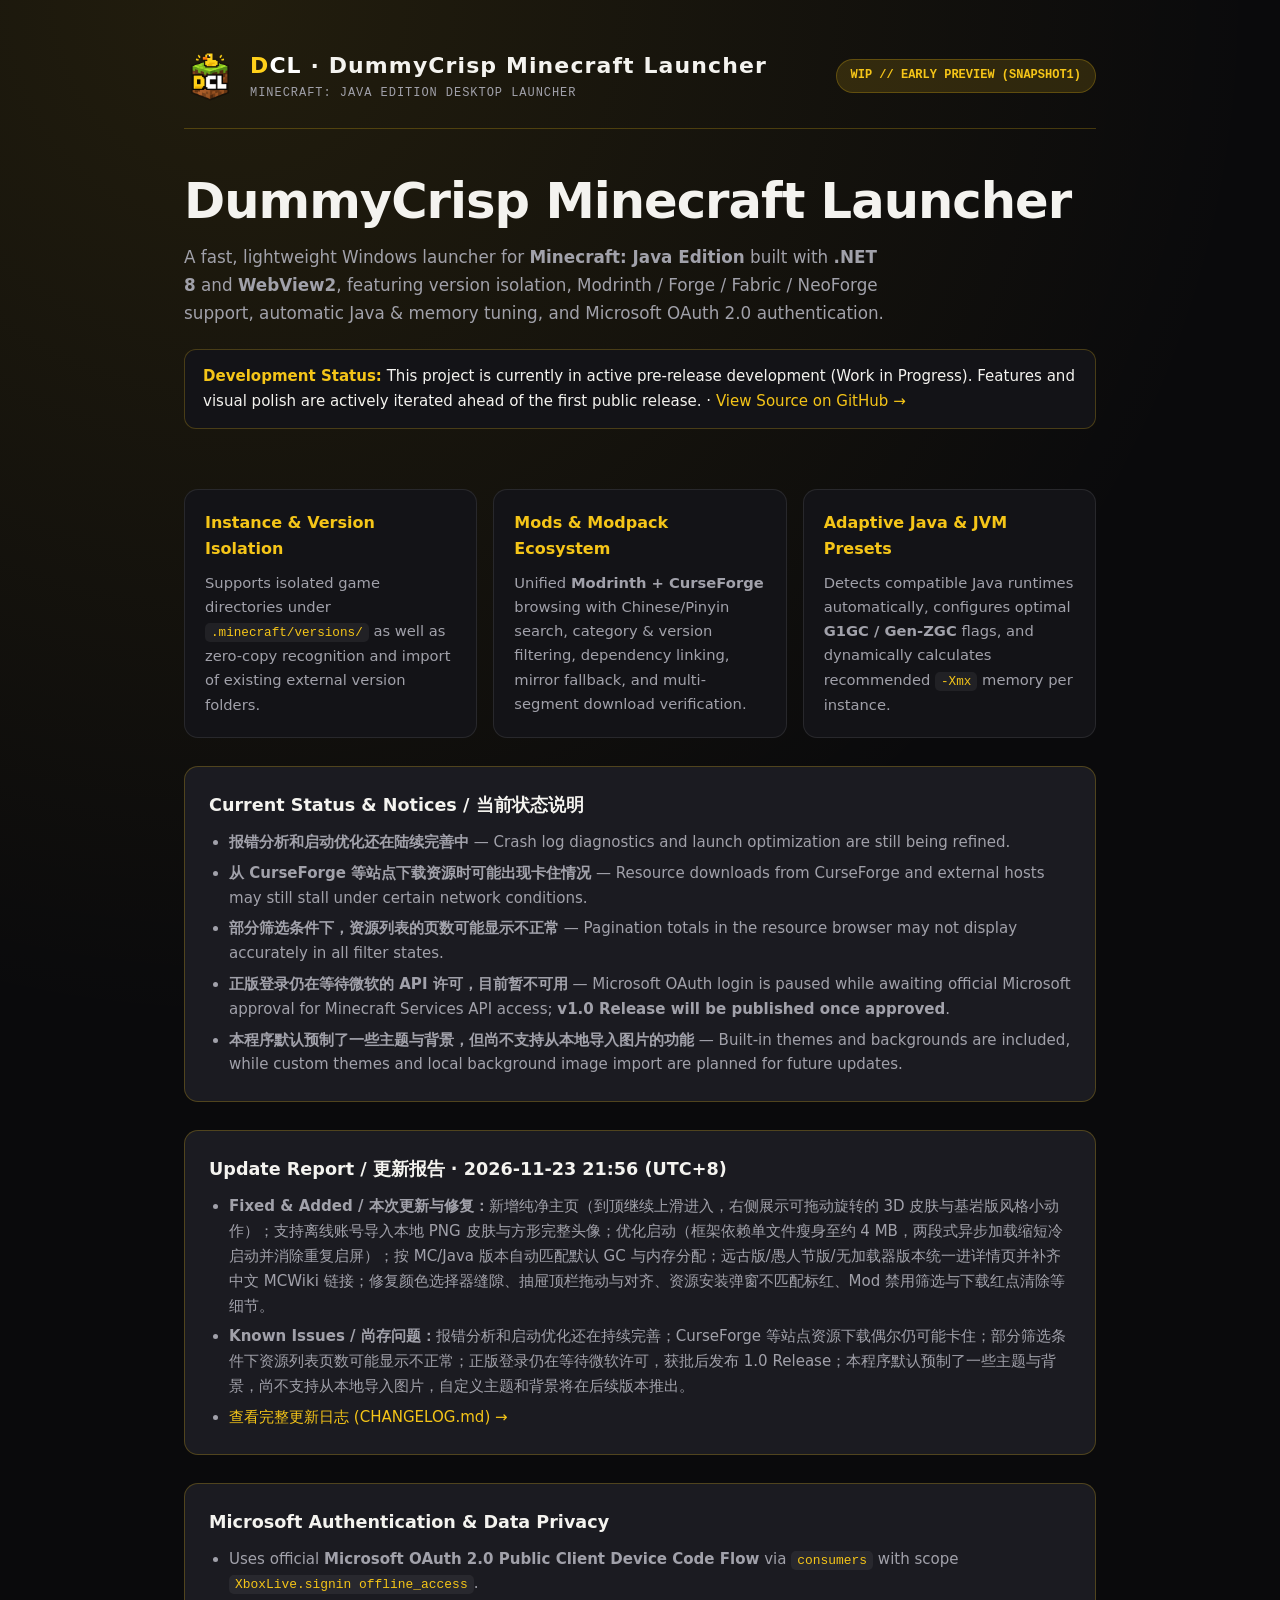
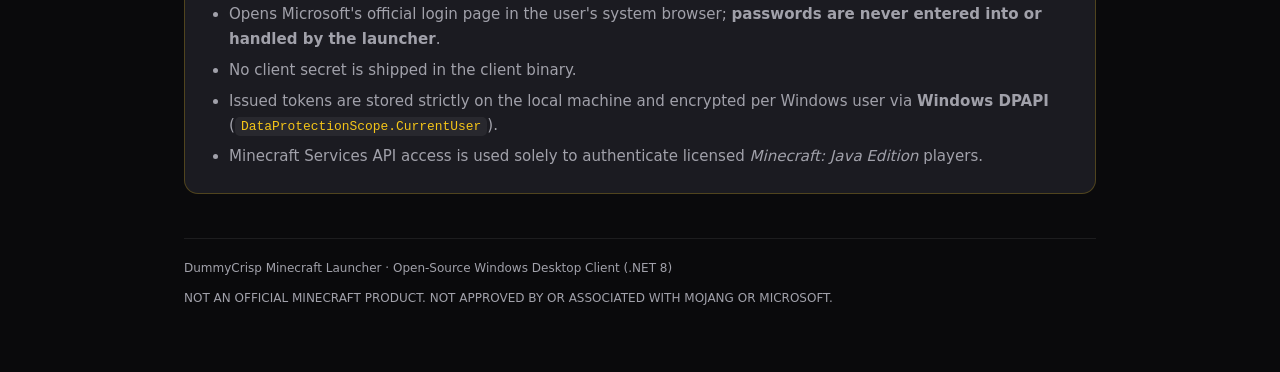
<file: docs/index.html>
<!DOCTYPE html>
<html lang="en">
<head>
  <meta charset="UTF-8" />
  <meta name="viewport" content="width=device-width, initial-scale=1.0" />
  <title>DummyCrisp Minecraft Launcher (DCL)</title>
  <link rel="icon" type="image/png" href="app-icon.png" />
  <style>
    :root {
      --bg: #0a0a0c;
      --surface: #131317;
      --elevated: #1b1b21;
      --accent: #f5c518;
      --accent-soft: rgba(245, 197, 24, 0.14);
      --text: #f4f3ef;
      --muted: #a1a1aa;
      --line: rgba(245, 197, 24, 0.24);
    }
    * { box-sizing: border-box; margin: 0; padding: 0; }
    body {
      font-family: "Plus Jakarta Sans", "Segoe UI", system-ui, sans-serif;
      background:
        radial-gradient(circle at 18% 0%, rgba(245, 197, 24, 0.10), transparent 46%),
        var(--bg);
      color: var(--text);
      line-height: 1.65;
      min-height: 100vh;
    }
    .wrap {
      max-width: 960px;
      margin: 0 auto;
      padding: 48px 24px 64px;
    }
    header {
      display: flex;
      align-items: center;
      justify-content: space-between;
      gap: 20px;
      padding-bottom: 24px;
      border-bottom: 1px solid var(--line);
      flex-wrap: wrap;
    }
    .brand {
      display: flex;
      align-items: center;
      gap: 14px;
    }
    .brand img {
      width: 52px;
      height: 52px;
      object-fit: contain;
    }
    .wordmark {
      font-weight: 900;
      font-size: 22px;
      letter-spacing: 0.05em;
    }
    .wordmark .d { color: #ffd01a; }
    .wordmark .cl { color: #ffffff; }
    .sub-brand {
      font-size: 12px;
      color: var(--muted);
      font-family: ui-monospace, Consolas, monospace;
      letter-spacing: 0.08em;
    }
    .badge {
      display: inline-flex;
      align-items: center;
      gap: 8px;
      padding: 6px 14px;
      border-radius: 999px;
      background: var(--accent-soft);
      border: 1px solid var(--line);
      color: var(--accent);
      font-size: 12px;
      font-weight: 700;
      font-family: ui-monospace, Consolas, monospace;
    }
    .hero {
      padding: 44px 0 32px;
    }
    h1 {
      font-size: clamp(2rem, 5vw, 3.1rem);
      line-height: 1.15;
      margin-bottom: 14px;
      letter-spacing: -0.02em;
    }
    .lead {
      color: var(--muted);
      font-size: 1.05rem;
      max-width: 700px;
    }
    .wip-banner {
      margin-top: 22px;
      padding: 14px 18px;
      border-radius: 12px;
      background: var(--surface);
      border: 1px solid var(--line);
      font-size: 0.94rem;
      color: var(--text);
    }
    .wip-banner strong { color: var(--accent); }
    .grid {
      display: grid;
      grid-template-columns: repeat(auto-fit, minmax(260px, 1fr));
      gap: 16px;
      margin-top: 28px;
    }
    .card {
      background: var(--surface);
      border: 1px solid rgba(255, 255, 255, 0.09);
      border-radius: 14px;
      padding: 20px;
    }
    .card h2 {
      font-size: 1rem;
      color: var(--accent);
      margin-bottom: 8px;
    }
    .card p, .card li {
      font-size: 0.92rem;
      color: var(--muted);
    }
    .card ul {
      padding-left: 18px;
      margin-top: 6px;
    }
    .security {
      margin-top: 28px;
      background: var(--elevated);
      border: 1px solid var(--line);
      border-radius: 14px;
      padding: 24px;
    }
    .security h2 {
      font-size: 1.1rem;
      margin-bottom: 10px;
      color: var(--text);
    }
    .security ul {
      padding-left: 20px;
      color: var(--muted);
      font-size: 0.94rem;
    }
    .security li + li { margin-top: 6px; }
    code {
      font-family: ui-monospace, Consolas, monospace;
      font-size: 0.86em;
      background: rgba(255, 255, 255, 0.06);
      padding: 2px 6px;
      border-radius: 5px;
      color: var(--accent);
    }
    footer {
      margin-top: 44px;
      padding-top: 20px;
      border-top: 1px solid rgba(255, 255, 255, 0.08);
      font-size: 12px;
      color: var(--muted);
      display: flex;
      justify-content: space-between;
      flex-wrap: wrap;
      gap: 10px;
    }
    a { color: var(--accent); text-decoration: none; }
    a:hover { text-decoration: underline; }
  </style>
</head>
<body>
  <div class="wrap">
    <header>
      <div class="brand">
        <img src="app-icon.png" alt="DummyCrisp Minecraft Launcher Logo" />
        <div>
          <div class="wordmark"><span class="d">D</span><span class="cl">CL</span> · DummyCrisp Minecraft Launcher</div>
          <div class="sub-brand">MINECRAFT: JAVA EDITION DESKTOP LAUNCHER</div>
        </div>
      </div>
      <span class="badge">WIP // EARLY PREVIEW (SNAPSHOT1)</span>
    </header>

    <section class="hero">
      <h1>DummyCrisp Minecraft Launcher</h1>
      <p class="lead">
        A fast, lightweight Windows launcher for <strong>Minecraft: Java Edition</strong> built with
        <strong>.NET 8</strong> and <strong>WebView2</strong>, featuring version isolation, Modrinth / Forge /
        Fabric / NeoForge support, automatic Java &amp; memory tuning, and Microsoft OAuth 2.0 authentication.
      </p>
      <div class="wip-banner">
        <strong>Development Status:</strong> This project is currently in active pre-release development (Work in Progress).
        Features and visual polish are actively iterated ahead of the first public release.
        · <a href="https://github.com/duckcrispp/DummyCrisp-Minecraft-Launcher" target="_blank" rel="noopener noreferrer">View Source on GitHub →</a>
      </div>
    </section>

    <section class="grid" aria-label="Core Features">
      <div class="card">
        <h2>Instance &amp; Version Isolation</h2>
        <p>
          Supports isolated game directories under <code>.minecraft/versions/</code> as well as zero-copy recognition
          and import of existing external version folders.
        </p>
      </div>
      <div class="card">
        <h2>Mods &amp; Modpack Ecosystem</h2>
        <p>
          Unified <strong>Modrinth + CurseForge</strong> browsing with Chinese/Pinyin search, category &amp; version
          filtering, dependency linking, mirror fallback, and multi-segment download verification.
        </p>
      </div>
      <div class="card">
        <h2>Adaptive Java &amp; JVM Presets</h2>
        <p>
          Detects compatible Java runtimes automatically, configures optimal <strong>G1GC / Gen-ZGC</strong> flags,
          and dynamically calculates recommended <code>-Xmx</code> memory per instance.
        </p>
      </div>
    </section>

    <section class="security" aria-label="Known Status and Notices">
      <h2>Current Status &amp; Notices / 当前状态说明</h2>
      <ul>
        <li><strong>报错分析和启动优化还在陆续完善中</strong> — Crash log diagnostics and launch optimization are still being refined.</li>
        <li><strong>从 CurseForge 等站点下载资源时可能出现卡住情况</strong> — Resource downloads from CurseForge and external hosts may still stall under certain network conditions.</li>
        <li><strong>部分筛选条件下，资源列表的页数可能显示不正常</strong> — Pagination totals in the resource browser may not display accurately in all filter states.</li>
        <li><strong>正版登录仍在等待微软的 API 许可，目前暂不可用</strong> — Microsoft OAuth login is paused while awaiting official Microsoft approval for Minecraft Services API access; <strong>v1.0 Release will be published once approved</strong>.</li>
        <li><strong>本程序默认预制了一些主题与背景，但尚不支持从本地导入图片的功能</strong> — Built-in themes and backgrounds are included, while custom themes and local background image import are planned for future updates.</li>
      </ul>
    </section>

    <section class="security" aria-label="Latest Update Report">
      <h2>Update Report / 更新报告 · 2026-11-23 21:56 (UTC+8)</h2>
      <ul>
        <li><strong>Fixed &amp; Added / 本次更新与修复：</strong>新增纯净主页（到顶继续上滑进入，右侧展示可拖动旋转的 3D 皮肤与基岩版风格小动作）；支持离线账号导入本地 PNG 皮肤与方形完整头像；优化启动（框架依赖单文件瘦身至约 4 MB，两段式异步加载缩短冷启动并消除重复启屏）；按 MC/Java 版本自动匹配默认 GC 与内存分配；远古版/愚人节版/无加载器版本统一进详情页并补齐中文 MCWiki 链接；修复颜色选择器缝隙、抽屉顶栏拖动与对齐、资源安装弹窗不匹配标红、Mod 禁用筛选与下载红点清除等细节。</li>
        <li><strong>Known Issues / 尚存问题：</strong>报错分析和启动优化还在持续完善；CurseForge 等站点资源下载偶尔仍可能卡住；部分筛选条件下资源列表页数可能显示不正常；正版登录仍在等待微软许可，获批后发布 1.0 Release；本程序默认预制了一些主题与背景，尚不支持从本地导入图片，自定义主题和背景将在后续版本推出。</li>
        <li><a href="https://github.com/duckcrispp/DummyCrisp-Minecraft-Launcher/blob/main/CHANGELOG.md" target="_blank" rel="noopener noreferrer">查看完整更新日志 (CHANGELOG.md) →</a></li>
      </ul>
    </section>

    <section class="security" aria-label="Authentication and Privacy">
      <h2>Microsoft Authentication &amp; Data Privacy</h2>
      <ul>
        <li>Uses official <strong>Microsoft OAuth 2.0 Public Client Device Code Flow</strong> via <code>consumers</code> with scope <code>XboxLive.signin offline_access</code>.</li>
        <li>Opens Microsoft's official login page in the user's system browser; <strong>passwords are never entered into or handled by the launcher</strong>.</li>
        <li>No client secret is shipped in the client binary.</li>
        <li>Issued tokens are stored strictly on the local machine and encrypted per Windows user via <strong>Windows DPAPI</strong> (<code>DataProtectionScope.CurrentUser</code>).</li>
        <li>Minecraft Services API access is used solely to authenticate licensed <em>Minecraft: Java Edition</em> players.</li>
      </ul>
    </section>

    <footer>
      <span>DummyCrisp Minecraft Launcher · Open-Source Windows Desktop Client (.NET 8)</span>
      <span>NOT AN OFFICIAL MINECRAFT PRODUCT. NOT APPROVED BY OR ASSOCIATED WITH MOJANG OR MICROSOFT.</span>
    </footer>
  </div>
</body>
</html>
</file>
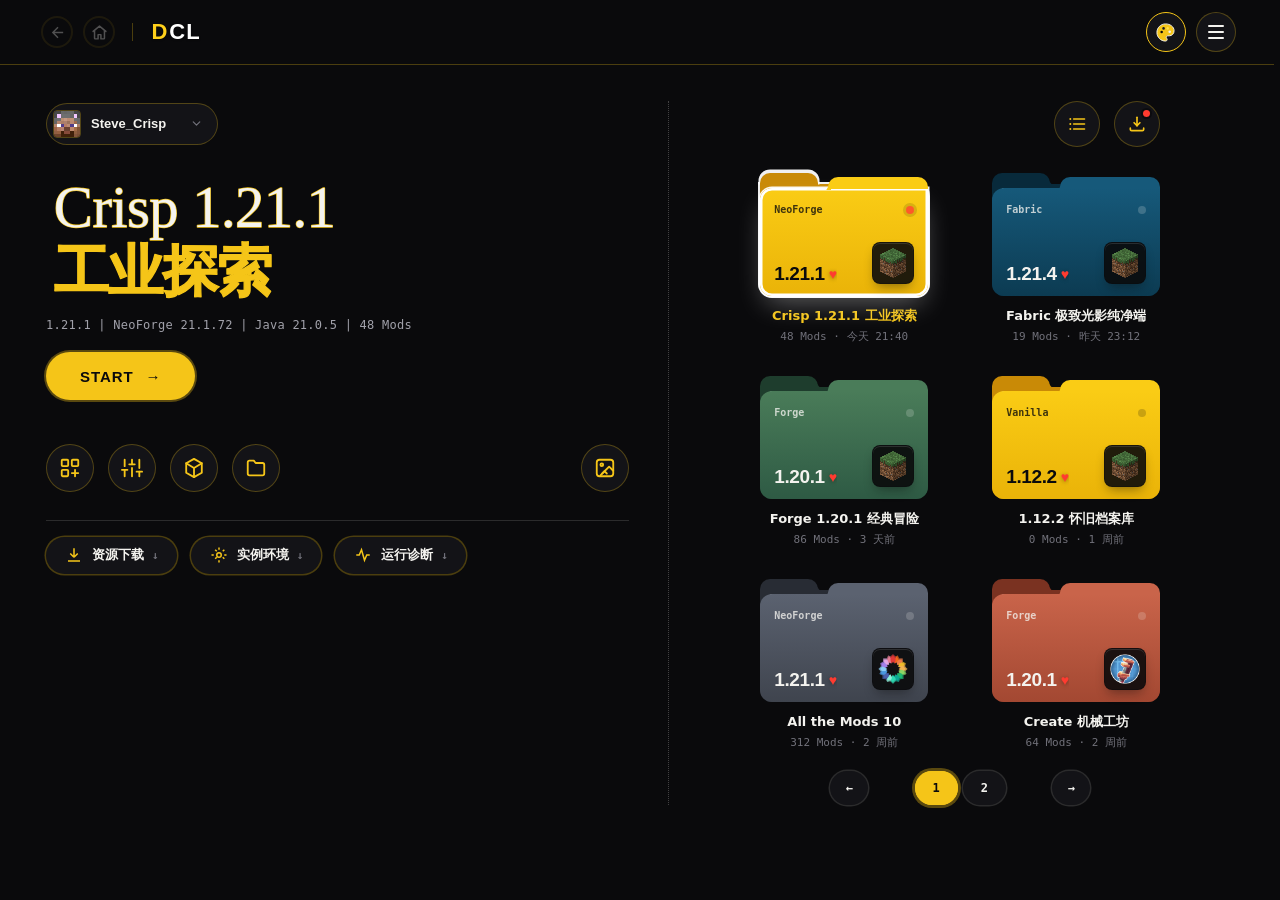
<file: ui-prototype/index.html>
<!DOCTYPE html>
<html lang="zh-CN" data-theme="obsidian-yellow">
<head>
  <meta charset="UTF-8">
  <meta name="viewport" content="width=device-width, initial-scale=1.0">
  <title>DCL — Minecraft 启动器前端交互原型</title>
  <link rel="icon" type="image/png" href="assets/app-icon.png">

  <link rel="stylesheet" href="styles/tokens.css">
  <link rel="stylesheet" href="styles/layout.css">
  <link rel="stylesheet" href="styles/card-3d.css">
  <link rel="stylesheet" href="styles/folder-3d.css">
</head>
<body>
  <!-- Quick Breathing Intro Curtain (Click or 0.7s auto-reveal) -->
  <div class="splash-curtain" id="splash-curtain" role="presentation">
    <div class="splash-mark">
      <span class="brace">{</span> DummyCrisp <span class="brace">}</span>
    </div>
    <div class="splash-sub">Minecraft Launcher</div>
  </div>

  <!-- Circular Radial Theme Wipe Overlay (Adapted from igma.im to circular contour) -->
  <div class="theme-circle-wipe" id="theme-circle-wipe" aria-hidden="true">
    <div class="theme-circle-wipe__inner"></div>
  </div>

  <!-- Theme-Adaptive Tiled SVG Background Pattern Layer -->
  <div class="bg-pattern-layer" id="bg-pattern-layer" aria-hidden="true"></div>

  <!-- Sticky Editorial Header (Unified Left Nav + Brand | Right Controls) -->
  <header class="topbar">
    <div class="topbar-inner">
      <div class="topbar-left">
        <div class="topbar-nav-controls" aria-label="页面导航">
          <button class="cc-btn cc-btn--topbar is-disabled" id="btn-nav-back" type="button" aria-label="返回上一级">
            <div class="cc-box">
              <span class="cc-elem">
                <svg viewBox="0 0 24 24" fill="currentColor" aria-hidden="true">
                  <path d="M20 11H7.83l5.59-5.59L12 4l-8 8 8 8 1.41-1.41L7.83 13H20v-2z"/>
                </svg>
              </span>
              <span class="cc-elem">
                <svg viewBox="0 0 24 24" fill="currentColor" aria-hidden="true">
                  <path d="M20 11H7.83l5.59-5.59L12 4l-8 8 8 8 1.41-1.41L7.83 13H20v-2z"/>
                </svg>
              </span>
            </div>
          </button>

          <button class="cc-btn cc-btn--topbar is-disabled" id="btn-nav-home" type="button" aria-label="返回主页">
            <div class="cc-box">
              <span class="cc-elem">
                <svg viewBox="0 0 24 24" fill="none" stroke="currentColor" stroke-width="2.1" stroke-linecap="round" stroke-linejoin="round" aria-hidden="true">
                  <path d="M3 10.5L12 3l9 7.5"/>
                  <path d="M5 9.5V20a1 1 0 0 0 1 1h4v-6h4v6h4a1 1 0 0 0 1-1V9.5"/>
                </svg>
              </span>
              <span class="cc-elem">
                <svg viewBox="0 0 24 24" fill="none" stroke="currentColor" stroke-width="2.1" stroke-linecap="round" stroke-linejoin="round" aria-hidden="true">
                  <path d="M3 10.5L12 3l9 7.5"/>
                  <path d="M5 9.5V20a1 1 0 0 0 1 1h4v-6h4v6h4a1 1 0 0 0 1-1V9.5"/>
                </svg>
              </span>
            </div>
          </button>
        </div>

        <span class="topbar-sep" aria-hidden="true"></span>

        <button class="brand-btn" data-dcl-easter-egg type="button" aria-label="DummyCrisp Minecraft Launcher">
          <span class="brand-wordmark">
            <span class="brand-letter-d">D</span><span class="brand-letter-cl">CL</span>
          </span>
        </button>
      </div>

      <div class="topbar-meta">
        <button
          class="theme-palette-btn"
          id="btn-cycle-theme"
          type="button"
          aria-label="切换配色主题 (当前：曜石黑 × 电光黄)"
        >
          <span class="theme-palette-ring" aria-hidden="true"></span>
          <svg class="theme-palette-svg" viewBox="0 0 24 24" aria-hidden="true">
            <path
              class="palette-body"
              d="M12 2.2C6.5 2.2 2.2 6.5 2.2 12s4.4 9.8 9.8 9.8c1.1 0 1.9-.8 1.9-1.8 0-.5-.2-.9-.5-1.2-.3-.3-.5-.7-.5-1.2 0-1 .8-1.8 1.8-1.8h1.5c3.2 0 5.6-2.5 5.6-5.8 0-4.6-4.4-7.8-9.8-7.8z"
            />
            <circle class="palette-dot dot-1" cx="7.6" cy="11.4" r="1.45" />
            <circle class="palette-dot dot-2" cx="9.8" cy="7.3" r="1.45" />
            <circle class="palette-dot dot-3" cx="14.5" cy="7.3" r="1.45" />
            <circle class="palette-dot dot-4" cx="16.8" cy="11.1" r="1.45" />
          </svg>
        </button>

        <button class="hamburger-btn" id="btn-open-drawer" type="button" aria-label="打开全屏索引菜单">
          <span class="filled" aria-hidden="true"></span>
          <span class="hb-lines" aria-hidden="true">
            <span class="hb-line"></span>
            <span class="hb-line"></span>
            <span class="hb-line"></span>
          </span>
        </button>

        <div class="win-controls" id="win-controls" aria-label="窗口控制">
          <span class="topbar-sep win-controls-sep" aria-hidden="true"></span>
          <button class="win-ctrl-btn win-ctrl-btn--min" id="btn-win-min" type="button" aria-label="最小化">
            <span class="filled" aria-hidden="true"></span>
            <svg class="win-icon" viewBox="0 0 24 24" aria-hidden="true">
              <path class="ico-min-bar" d="M6 12h12" fill="none" stroke="currentColor" stroke-width="2" stroke-linecap="round"/>
              <path class="ico-min-echo" d="M9 12h6" fill="none" stroke="currentColor" stroke-width="1.5" stroke-linecap="round"/>
            </svg>
          </button>
          <button class="win-ctrl-btn win-ctrl-btn--max" id="btn-win-max" type="button" aria-label="最大化或还原" data-maximized="false">
            <span class="filled" aria-hidden="true"></span>
            <svg class="win-icon" viewBox="0 0 24 24" aria-hidden="true">
              <path class="ico-max-corners" d="M7.5 4.5H4.5v3M16.5 4.5h3v3M4.5 16.5v3h3M19.5 16.5v3h-3" fill="none" stroke="currentColor" stroke-width="1.6" stroke-linecap="square"/>
              <path class="ico-plus-h" d="M7 12h10" fill="none" stroke="currentColor" stroke-width="2" stroke-linecap="round"/>
              <path class="ico-plus-v" d="M12 7v10" fill="none" stroke="currentColor" stroke-width="2" stroke-linecap="round"/>
            </svg>
          </button>
          <button class="win-ctrl-btn win-ctrl-btn--close" id="btn-win-close" type="button" aria-label="关闭">
            <span class="filled" aria-hidden="true"></span>
            <svg class="win-icon" viewBox="0 0 24 24" aria-hidden="true">
              <path class="ico-cross-a" d="M7 7l10 10" fill="none" stroke="currentColor" stroke-width="2" stroke-linecap="round"/>
              <path class="ico-cross-b" d="M17 7L7 17" fill="none" stroke="currentColor" stroke-width="2" stroke-linecap="round"/>
              <circle class="ico-cross-core" cx="12" cy="12" r="2.2" fill="none" stroke="currentColor" stroke-width="1.5"/>
            </svg>
          </button>
        </div>
      </div>
    </div>
  </header>

  <!-- Main View Outlet -->
  <main id="app-root"></main>

  <!-- Floating Download Queue Indicator Ball -->
  <div id="floating-dl-ball-slot"></div>

  <!-- Global Network Loading Indicator (uiverse.io/Quezaquo/yellow-quail-83, Pure Logo) -->
  <div class="quail-net-pill" id="network-loader-pill" aria-live="polite" aria-label="网络加载中" aria-hidden="true">
    <div class="quail-loader-stage" aria-hidden="true">
      <div class="quail-loader"></div>
    </div>
  </div>

  <!-- Crash Analysis Window Modal -->
  <div class="crash-modal-backdrop" id="crash-window-modal" aria-hidden="true" role="dialog" aria-modal="true" aria-label="报错分析窗口">
    <div class="crash-modal-card">
      <div class="crash-modal-head">
        <div class="crash-modal-title">
          <span class="crash-modal-dot" aria-hidden="true"></span>
          <span>报错分析 · Crash Report Window</span>
        </div>
        <button class="cc-btn cc-btn--sm" id="btn-close-crash-window" type="button" aria-label="关闭报错分析窗口" title="关闭">
          <svg viewBox="0 0 24 24" fill="none" stroke="currentColor" stroke-width="2.2" stroke-linecap="round" stroke-linejoin="round" aria-hidden="true">
            <line x1="18" y1="6" x2="6" y2="18"/>
            <line x1="6" y1="6" x2="18" y2="18"/>
          </svg>
        </button>
      </div>
      <div class="crash-modal-body" id="crash-modal-body">
        <div class="crash-log crash-log--expanded">
          <div>[23:18:04] [main/ERROR]: Mixin apply for mod sodium failed</div>
          <div class="crash-highlight">↳ 置信度 96%：Mixin 注入冲突 (Sodium ↔ Iris)</div>
          <div>· 冲突模组：sodium-neoforge-0.6.3.jar &amp; iris-neoforge-1.8.1.jar</div>
          <div>· 调用栈：net.caffeinemc.mods.sodium.mixin.core.render.world.WorldRendererMixin</div>
          <div>· 目标运行时：Java 21.0.5 (x64) · -Xmx4096M</div>
          <div>· 建议修复：将 Sodium 更新至 0.6.5+ 或临时禁用不兼容渲染注入插件</div>
        </div>
      </div>
      <div class="crash-modal-foot">
        <button class="chip-btn is-active" data-toast="已定位冲突 Mod：Sodium" type="button">定位冲突 Mod</button>
        <button class="chip-btn" id="btn-copy-crash-report" type="button">复制诊断日志</button>
        <button class="chip-btn" data-toast="诊断报告已导出" type="button">导出报告</button>
      </div>
    </div>
  </div>

  <!-- Footer Removed cleanly per UI requirement -->

  <!-- 3D Spatial Sub-Menu Portal Overlay (Uiverse tricky-lionfish-78 Mechanics) -->
  <div class="portal-backdrop" id="portal-backdrop" aria-hidden="true" role="dialog" aria-modal="true" aria-labelledby="portal-title">
    <div class="portal-header">
      <div>
        <div class="portal-eyebrow" id="portal-eyebrow">RESOURCE PORTAL</div>
        <h2 class="portal-title" id="portal-title">资源下载 <strong>DOWNLOAD</strong></h2>
      </div>
      <button class="portal-close" id="portal-close" type="button">
        <span>关闭面板</span>
        <span>[ ESC ]</span>
      </button>
    </div>

    <div class="portal-grid" id="portal-grid"></div>

    <div class="portal-hint">
      <span>选择模块跳转</span>
      <span>ESC 关闭面板</span>
    </div>
  </div>

  <!-- Fullscreen Numbered Drawer Overlay (01 - 06) -->
  <div class="drawer-overlay" id="drawer-overlay" aria-hidden="true" role="dialog" aria-modal="true" aria-label="全局功能索引">
    <div class="drawer-top">
      <button class="brand-btn" data-dcl-easter-egg type="button" aria-label="DummyCrisp Minecraft Launcher">
        <span class="brand-wordmark">
          <span class="brand-letter-d">D</span><span class="brand-letter-cl">CL</span>
        </span>
      </button>
      <div class="drawer-top-actions">
        <button class="emu-btn emu-btn--drawer-pin" id="btn-toggle-pin" type="button" aria-label="窗口置顶" aria-pressed="false">
          <span class="filled" aria-hidden="true"></span>
          <svg viewBox="0 0 24 24" fill="none" stroke="currentColor" stroke-width="2" stroke-linecap="round" stroke-linejoin="round" aria-hidden="true">
            <path d="M12 17v5"/>
            <path d="M9 10.76a2 2 0 0 1-1.11 1.79l-1.78.9A2 2 0 0 0 5 15.24V16a1 1 0 0 0 1 1h12a1 1 0 0 0 1-1v-.76a2 2 0 0 0-1.11-1.79l-1.78-.9A2 2 0 0 1 15 10.76V7a1 1 0 0 1 1-1 2 2 0 0 0 0-4H8a2 2 0 0 0 0 4 1 1 0 0 1 1 1z"/>
          </svg>
        </button>
        <button class="win-ctrl-btn win-ctrl-btn--drawer-close" id="btn-close-drawer" type="button" aria-label="关闭导航" title="关闭">
          <span class="filled" aria-hidden="true"></span>
          <svg class="win-icon" viewBox="0 0 24 24" aria-hidden="true">
            <path class="ico-cross-a" d="M7 7l10 10" fill="none" stroke="currentColor" stroke-width="2" stroke-linecap="round"/>
            <path class="ico-cross-b" d="M17 7L7 17" fill="none" stroke="currentColor" stroke-width="2" stroke-linecap="round"/>
            <circle class="ico-cross-core" cx="12" cy="12" r="2.2" fill="none" stroke="currentColor" stroke-width="1.5"/>
          </svg>
        </button>
      </div>
    </div>

    <nav class="drawer-nav-wrap" aria-label="主功能导航">
      <ul class="drawer-list">
        <li>
          <button class="drawer-link" data-route="home" type="button">
            <span class="idx">01.</span>
            <span class="label">启动总览 HOME</span>
          </button>
        </li>
        <li>
          <button class="drawer-link" data-portal="download" type="button">
            <span class="idx">02.</span>
            <span class="label">资源下载</span>
          </button>
        </li>
        <li>
          <button class="drawer-link" data-portal="manage" type="button">
            <span class="idx">03.</span>
            <span class="label">实例环境</span>
          </button>
        </li>
        <li>
          <button class="drawer-link" data-portal="diagnostics" type="button">
            <span class="idx">04.</span>
            <span class="label">运行诊断</span>
          </button>
        </li>
      </ul>
    </nav>

    <div class="portal-hint">
      <span>DummyCrisp Minecraft Launcher</span>
      <span>Snapshot1</span>
    </div>
  </div>

  <!-- DCL Logo Easter-Egg Star Popover (spotty-zebra-83 Shake Tooltip) -->
  <div class="dcl-star-popover" id="dcl-star-popover" role="dialog" aria-label="支持 DummyCrisp Minecraft Launcher" aria-hidden="true">
    <img class="dcl-star-icon" src="assets/app-icon.png" alt="DummyCrisp 图标" />
    <span class="dcl-star-text">心情好不如就点个<button class="dcl-star-link" id="btn-dcl-github-star" type="button">star</button>吧！ヾ(≧▽≦*)o</span>
  </div>

  <dialog class="crash-modal-card launcher-dialog" id="resource-install-dialog" aria-labelledby="resource-install-title">
    <div class="crash-modal-head">
      <h2 class="crash-modal-title" id="resource-install-title">选择安装位置</h2>
      <form method="dialog">
        <button class="cc-btn cc-btn--topbar" type="submit" aria-label="返回" title="返回">
          <span class="cc-box"><span class="cc-elem"><svg viewBox="0 0 24 24" aria-hidden="true" fill="currentColor"><path d="M20 11H7.83l5.59-5.59L12 4l-8 8 8 8 1.41-1.41L7.83 13H20v-2z"/></svg></span><span class="cc-elem"><svg viewBox="0 0 24 24" aria-hidden="true" fill="currentColor"><path d="M20 11H7.83l5.59-5.59L12 4l-8 8 8 8 1.41-1.41L7.83 13H20v-2z"/></svg></span></span>
        </button>
      </form>
    </div>
    <div class="crash-modal-body">
      <p id="resource-install-name"></p>
      <div class="install-target-wrap" id="resource-target-wrap" hidden>
        <button class="install-target-trigger" id="resource-target-trigger" type="button" aria-expanded="false" aria-haspopup="listbox">
          <svg viewBox="0 0 24 24" fill="none" stroke="currentColor" stroke-width="2" stroke-linecap="round" stroke-linejoin="round" aria-hidden="true">
            <path d="M3 7a2 2 0 0 1 2-2h4l2 2h8a2 2 0 0 1 2 2v8a2 2 0 0 1-2 2H5a2 2 0 0 1-2-2z"/>
          </svg>
          <span class="install-target-label">
            <strong id="resource-target-title">选择安装位置</strong>
            <small id="resource-target-meta"></small>
          </span>
          <svg class="mirror-caret" viewBox="0 0 24 24" fill="none" stroke="currentColor" stroke-width="2.2" stroke-linecap="round" stroke-linejoin="round" aria-hidden="true"><polyline points="6 9 12 15 18 9"/></svg>
        </button>
        <div class="install-target-tray" id="resource-install-options" role="listbox" aria-label="可选安装位置"></div>
      </div>
      <p id="resource-install-status" role="status" aria-live="polite"></p>
    </div>
    <div class="crash-modal-foot">
      <button class="cc-btn cc-btn--download resource-install-confirm" id="resource-install-browse" type="button" aria-label="安装在指定文件夹" title="安装在指定文件夹" disabled>
        <span class="cc-box"><span class="cc-elem"><svg viewBox="0 0 24 24" aria-hidden="true" fill="none" stroke="currentColor" stroke-width="2" stroke-linecap="round" stroke-linejoin="round"><path d="M3 7a2 2 0 0 1 2-2h4l2 2h8a2 2 0 0 1 2 2v8a2 2 0 0 1-2 2H5a2 2 0 0 1-2-2z"/><path d="M12 10v6m-3-3h6"/></svg></span><span class="cc-elem"><svg viewBox="0 0 24 24" aria-hidden="true" fill="none" stroke="currentColor" stroke-width="2" stroke-linecap="round" stroke-linejoin="round"><path d="M3 7a2 2 0 0 1 2-2h4l2 2h8a2 2 0 0 1 2 2v8a2 2 0 0 1-2 2H5a2 2 0 0 1-2-2z"/><path d="M12 10v6m-3-3h6"/></svg></span></span>
      </button>
      <button class="cc-btn cc-btn--download resource-install-confirm" id="resource-install-confirm" type="button" aria-label="安装" title="安装" disabled>
        <span class="cc-box"><span class="cc-elem"><svg viewBox="0 0 24 24" aria-hidden="true" fill="none" stroke="currentColor" stroke-width="2.2" stroke-linecap="round" stroke-linejoin="round"><path d="M12 4v11m-4-4 4 4 4-4M5 16v4h14v-4"/></svg></span><span class="cc-elem"><svg viewBox="0 0 24 24" aria-hidden="true" fill="none" stroke="currentColor" stroke-width="2.2" stroke-linecap="round" stroke-linejoin="round"><path d="M12 4v11m-4-4 4 4 4-4M5 16v4h14v-4"/></svg></span></span>
      </button>
    </div>
  </dialog>

  <dialog class="crash-modal-card launcher-dialog" id="microsoft-login-dialog" aria-labelledby="microsoft-login-title">
    <div class="crash-modal-head"><h2 class="crash-modal-title" id="microsoft-login-title">微软登录</h2></div>
    <div class="crash-modal-body">
      <p id="microsoft-login-status" role="status" aria-live="polite"></p>
      <input class="launcher-instance-select" id="microsoft-device-code" aria-label="微软设备授权码" readonly hidden>
    </div>
    <div class="crash-modal-foot">
      <form method="dialog"><button class="chip-btn" type="submit">关闭</button></form>
      <button class="chip-btn" id="microsoft-copy-code" type="button" hidden>复制授权码</button>
      <button class="chip-btn is-active" id="microsoft-open-browser" type="button" hidden>打开微软登录页</button>
    </div>
  </dialog>

  <dialog class="crash-modal-card launcher-dialog" id="cf-manual-dialog" aria-labelledby="cf-manual-title">
    <div class="crash-modal-head">
      <h2 class="crash-modal-title" id="cf-manual-title">需从官方页下载依赖</h2>
      <form method="dialog">
        <button class="cc-btn cc-btn--topbar" type="submit" aria-label="关闭" title="关闭">
          <span class="cc-box"><span class="cc-elem"><svg viewBox="0 0 24 24" aria-hidden="true" fill="currentColor"><path d="M20 11H7.83l5.59-5.59L12 4l-8 8 8 8 1.41-1.41L7.83 13H20v-2z"/></svg></span><span class="cc-elem"><svg viewBox="0 0 24 24" aria-hidden="true" fill="currentColor"><path d="M20 11H7.83l5.59-5.59L12 4l-8 8 8 8 1.41-1.41L7.83 13H20v-2z"/></svg></span></span>
        </button>
      </form>
    </div>
    <div class="crash-modal-body">
      <p id="cf-manual-summary" role="status" aria-live="polite"></p>
      <div class="cf-manual-list" id="cf-manual-list"></div>
    </div>
    <div class="crash-modal-foot">
      <button class="chip-btn" id="cf-manual-open-dir" type="button">打开「下载」文件夹</button>
      <button class="chip-btn" id="cf-manual-open-all" type="button">依次打开下载页</button>
      <button class="chip-btn is-active" id="cf-manual-retry" type="button">已下载，重试安装</button>
    </div>
  </dialog>

  <!-- Launcher-Themed Custom Color Picker Popover -->
  <div class="dcl-color-picker" id="dcl-color-picker" role="dialog" aria-label="自定义文件夹颜色" hidden>
    <div class="dcl-cp-head">
      <span class="dcl-cp-title">自定义配色</span>
      <span class="dcl-cp-preview" id="dcl-cp-preview" aria-hidden="true"></span>
    </div>
    <div class="dcl-cp-sv" id="dcl-cp-sv" role="slider" aria-label="饱和度与明度" tabindex="0">
      <div class="dcl-cp-sv-white"></div>
      <div class="dcl-cp-sv-black"></div>
      <div class="dcl-cp-sv-thumb" id="dcl-cp-sv-thumb"></div>
    </div>
    <div class="dcl-cp-hue-row">
      <div class="dcl-cp-hue" id="dcl-cp-hue" role="slider" aria-label="色相" tabindex="0">
        <div class="dcl-cp-hue-thumb" id="dcl-cp-hue-thumb"></div>
      </div>
    </div>
    <div class="dcl-cp-fields">
      <label class="dcl-cp-field dcl-cp-field--hex">
        <input class="dcl-cp-input" id="dcl-cp-hex" type="text" maxlength="7" spellcheck="false" autocomplete="off" aria-label="HEX 色值" />
        <span>HEX</span>
      </label>
      <label class="dcl-cp-field">
        <input class="dcl-cp-input" id="dcl-cp-r" type="number" min="0" max="255" aria-label="红色通道" />
        <span>R</span>
      </label>
      <label class="dcl-cp-field">
        <input class="dcl-cp-input" id="dcl-cp-g" type="number" min="0" max="255" aria-label="绿色通道" />
        <span>G</span>
      </label>
      <label class="dcl-cp-field">
        <input class="dcl-cp-input" id="dcl-cp-b" type="number" min="0" max="255" aria-label="蓝色通道" />
        <span>B</span>
      </label>
    </div>
    <div class="dcl-cp-swatches" aria-label="常用色板">
      <button class="dcl-cp-swatch" data-cp-swatch="#f5c518" style="background:#f5c518;" type="button" aria-label="电光黄"></button>
      <button class="dcl-cp-swatch" data-cp-swatch="#e67e22" style="background:#e67e22;" type="button" aria-label="琥珀橙"></button>
      <button class="dcl-cp-swatch" data-cp-swatch="#e74c3c" style="background:#e74c3c;" type="button" aria-label="绯红"></button>
      <button class="dcl-cp-swatch" data-cp-swatch="#2ecc71" style="background:#2ecc71;" type="button" aria-label="翡翠绿"></button>
      <button class="dcl-cp-swatch" data-cp-swatch="#3498db" style="background:#3498db;" type="button" aria-label="天际蓝"></button>
      <button class="dcl-cp-swatch" data-cp-swatch="#9b59b6" style="background:#9b59b6;" type="button" aria-label="星云紫"></button>
    </div>
  </div>

  <!-- Pure Home Mode Top Drag Strip & Magnifier Overscroll Cue -->
  <div class="pure-home-drag-strip" id="pure-home-drag-strip" aria-hidden="true"></div>
  <div class="pure-home-cue" id="pure-home-cue" aria-hidden="true">
    <svg viewBox="0 0 24 24" fill="none" stroke="currentColor" stroke-width="2.2" stroke-linecap="round" stroke-linejoin="round" aria-hidden="true">
      <circle cx="11" cy="11" r="7"/>
      <line x1="21" y1="21" x2="16.65" y2="16.65"/>
    </svg>
  </div>

  <!-- Toast Notification -->
  <div class="toast-pill" id="toast-pill" role="status" aria-live="polite"></div>

  <script src="scripts/bridge.js"></script>
  <script src="scripts/views.js"></script>
  <script src="scripts/app.js"></script>
</body>
</html>
</file>
<file: ui-prototype/styles/tokens.css>
/* ==========================================================================
   DummyCrisp Design Tokens — Multi-Theme Variable Architecture
   Default Showcase: obsidian-yellow (曜石黑 × 电光黄)
   ========================================================================== */

:root,
[data-theme="obsidian-yellow"] {
  --theme-name: "曜石黑 × 电光黄";

  /* Canvas & Surfaces */
  --bg-primary: #0a0a0c;
  --bg-elevated: #131317;
  --bg-surface: #1b1b21;
  --bg-accent-block: #f5c518;
  --bg-accent-block-alt: #ffd426;
  --bg-overlay: rgba(10, 10, 12, 0.92);

  /* Accent & 3D Surface */
  --accent-primary: #f5c518;
  --accent-bright: #ffe14d;
  --accent-soft: rgba(245, 197, 24, 0.14);
  --accent-glow: rgba(245, 197, 24, 0.34);
  --accent-translucent: rgba(245, 197, 24, 0.88);
  --accent-translucent-hover: rgba(255, 210, 31, 0.94);
  --accent-marker: #ff3b30;
  --accent-ok: #34d399;
  --accent-info: #38bdf8;

  /* Typography Ink */
  --text-primary: #f4f3ef;
  --text-secondary: #a1a1aa;
  --text-muted: #71717a;
  --text-on-accent: #0a0a0c;
  --text-on-accent-muted: rgba(10, 10, 12, 0.72);

  /* Hairlines & Borders */
  --line-solid: rgba(245, 197, 24, 0.28);
  --line-solid-subtle: rgba(244, 243, 239, 0.14);
  --line-dotted: rgba(244, 243, 239, 0.24);
  --line-on-accent: rgba(10, 10, 12, 0.26);
  --line-dotted-on-accent: rgba(10, 10, 12, 0.36);

  /* 3D Card Crosshatch Pattern */
  --card-plate-bg: #16161a;
  --card-plate-border: #f5c518;
  --card-grid-line: rgba(245, 197, 24, 0.16);
  --card-badge-bg: #0a0a0c;
  --card-badge-text: #f5c518;
  --card-shadow: rgba(0, 0, 0, 0.65);

  /* Typography Families */
  --font-serif: "Instrument Serif", "Playfair Display", "Noto Serif SC", "Songti SC", Georgia, serif;
  --font-display: "Outfit", "Space Grotesk", "Noto Sans SC", "Microsoft YaHei UI", sans-serif;
  --font-sans: "Plus Jakarta Sans", "Noto Sans SC", "Microsoft YaHei UI", system-ui, sans-serif;
  --font-mono: "JetBrains Mono", "Cascadia Code", Consolas, monospace;

  /* Motion Curves & Palette Defaults */
  --ease-breath: cubic-bezier(0.22, 1, 0.36, 1);
  --ease-snap: cubic-bezier(0.16, 1, 0.3, 1);
  --dur-fast: 220ms;
  --dur-mid: 480ms;
  --dur-slow: 760ms;
  --wipe-bg: #0a0a0c;
  --wipe-ring: #f5c518;
  --wipe-size: 3200px;
  --pal-ring: #f5c518;
  --pal-body: #f5c518;
  --pal-dot-1: #0a0a0c;
  --pal-dot-2: #1b1b21;
  --pal-dot-3: #ffe14d;
  --pal-dot-4: #f4f3ef;
}

/* 预留扩展主题 2：馆藏米白 × 深海蓝（致敬参考站经典人文质感） */
[data-theme="editorial-cream"] {
  --theme-name: "馆藏米白 × 深海蓝";

  --bg-primary: #f4f3ef;
  --bg-elevated: #eceae3;
  --bg-surface: #ffffff;
  --bg-accent-block: #0c3b52;
  --bg-accent-block-alt: #082a3b;
  --bg-overlay: rgba(244, 243, 239, 0.96);

  --accent-primary: #0c3b52;
  --accent-bright: #145a7d;
  --accent-soft: rgba(12, 59, 82, 0.12);
  --accent-glow: rgba(12, 59, 82, 0.24);
  --accent-translucent: rgba(12, 59, 82, 0.86);
  --accent-translucent-hover: rgba(12, 59, 82, 0.94);
  --accent-marker: #d93829;
  --accent-ok: #0f766e;
  --accent-info: #0284c7;

  --text-primary: #111111;
  --text-secondary: #4a4a48;
  --text-muted: #767672;
  --text-on-accent: #f4f3ef;
  --text-on-accent-muted: rgba(244, 243, 239, 0.74);

  --line-solid: rgba(17, 17, 17, 0.18);
  --line-solid-subtle: rgba(17, 17, 17, 0.1);
  --line-dotted: rgba(17, 17, 17, 0.28);
  --line-on-accent: rgba(244, 243, 239, 0.24);
  --line-dotted-on-accent: rgba(244, 243, 239, 0.34);

  --card-plate-bg: #ffffff;
  --card-plate-border: #ffffff;
  --card-grid-line: rgba(12, 59, 82, 0.12);
  --card-badge-bg: #ffffff;
  --card-badge-text: #0c3b52;
  --card-shadow: rgba(12, 59, 82, 0.22);
}

/* 预留扩展主题 3：极夜青蓝（复刻 Uiverse 原始霓虹青透视） */
[data-theme="cyber-cyan"] {
  --theme-name: "极夜黑 × 透亮青";

  --bg-primary: #070b10;
  --bg-elevated: #0e151f;
  --bg-surface: #141e2c;
  --bg-accent-block: #04c1fa;
  --bg-accent-block-alt: #38d2ff;
  --bg-overlay: rgba(7, 11, 16, 0.94);

  --accent-primary: #04c1fa;
  --accent-bright: #5ce1ff;
  --accent-soft: rgba(4, 193, 250, 0.14);
  --accent-glow: rgba(4, 193, 250, 0.32);
  --accent-translucent: rgba(4, 193, 250, 0.78);
  --accent-translucent-hover: rgba(4, 193, 250, 0.9);
  --accent-marker: #ff4757;
  --accent-ok: #2ed573;
  --accent-info: #70a1ff;

  --text-primary: #eef6fc;
  --text-secondary: #9fb3c8;
  --text-muted: #627d98;
  --text-on-accent: #070b10;
  --text-on-accent-muted: rgba(7, 11, 16, 0.74);

  --line-solid: rgba(4, 193, 250, 0.28);
  --line-solid-subtle: rgba(238, 246, 252, 0.12);
  --line-dotted: rgba(238, 246, 252, 0.22);
  --line-on-accent: rgba(7, 11, 16, 0.25);
  --line-dotted-on-accent: rgba(7, 11, 16, 0.35);

  --card-plate-bg: #0e151f;
  --card-plate-border: #ffffff;
  --card-grid-line: rgba(4, 193, 250, 0.18);
  --card-badge-bg: #ffffff;
  --card-badge-text: #04a6d8;
  --card-shadow: rgba(4, 193, 250, 0.22);
}

/* 主题 3：苔原松绿 (dad7cd / a3b18a / 588157 / 3a5a40 / 344e41) */
[data-theme="sage-forest"] {
  --theme-name: "苔原松绿";

  --bg-primary: #dad7cd;
  --bg-elevated: #cfccc0;
  --bg-surface: #eceae2;
  --bg-accent-block: #3a5a40;
  --bg-accent-block-alt: #344e41;
  --bg-overlay: rgba(218, 215, 205, 0.95);

  --accent-primary: #3a5a40;
  --accent-bright: #588157;
  --accent-soft: rgba(88, 129, 87, 0.16);
  --accent-glow: rgba(58, 90, 64, 0.28);
  --accent-translucent: rgba(58, 90, 64, 0.88);
  --accent-translucent-hover: rgba(52, 78, 65, 0.96);
  --accent-marker: #c94a38;
  --accent-ok: #588157;
  --accent-info: #3a5a40;

  --text-primary: #24332a;
  --text-secondary: #3a5a40;
  --text-muted: #5f6f5e;
  --text-on-accent: #f4f3ef;
  --text-on-accent-muted: rgba(244, 243, 239, 0.78);

  --line-solid: rgba(52, 78, 65, 0.28);
  --line-solid-subtle: rgba(52, 78, 65, 0.15);
  --line-dotted: rgba(52, 78, 65, 0.3);
  --line-on-accent: rgba(244, 243, 239, 0.24);
  --line-dotted-on-accent: rgba(244, 243, 239, 0.34);

  --card-plate-bg: #eceae2;
  --card-plate-border: #3a5a40;
  --card-grid-line: rgba(88, 129, 87, 0.18);
  --card-badge-bg: #344e41;
  --card-badge-text: #dad7cd;
  --card-shadow: rgba(52, 78, 65, 0.24);
}

/* 主题 4：绯红玫瑰 (590d22 / 800f2f / a4133c / c9184a / ff4d6d / fff0f3) */
[data-theme="crimson-rose"] {
  --theme-name: "绯红玫瑰";

  --bg-primary: #590d22;
  --bg-elevated: #800f2f;
  --bg-surface: #941136;
  --bg-accent-block: #ff4d6d;
  --bg-accent-block-alt: #ff758f;
  --bg-overlay: rgba(89, 13, 34, 0.95);

  --accent-primary: #ff758f;
  --accent-bright: #ff8fa3;
  --accent-soft: rgba(255, 77, 109, 0.2);
  --accent-glow: rgba(255, 117, 143, 0.36);
  --accent-translucent: rgba(201, 24, 74, 0.9);
  --accent-translucent-hover: rgba(255, 77, 109, 0.95);
  --accent-marker: #ffccd5;
  --accent-ok: #ffb3c1;
  --accent-info: #ff8fa3;

  --text-primary: #fff0f3;
  --text-secondary: #ffccd5;
  --text-muted: #ffb3c1;
  --text-on-accent: #590d22;
  --text-on-accent-muted: rgba(89, 13, 34, 0.78);

  --line-solid: rgba(255, 179, 193, 0.34);
  --line-solid-subtle: rgba(255, 204, 213, 0.18);
  --line-dotted: rgba(255, 204, 213, 0.32);
  --line-on-accent: rgba(89, 13, 34, 0.25);
  --line-dotted-on-accent: rgba(89, 13, 34, 0.35);

  --card-plate-bg: #800f2f;
  --card-plate-border: #ff8fa3;
  --card-grid-line: rgba(255, 143, 163, 0.2);
  --card-badge-bg: #590d22;
  --card-badge-text: #ffccd5;
  --card-shadow: rgba(0, 0, 0, 0.48);
}

/* 主题 5：深空紫霓 (10002b / 240046 / 3c096c / 5a189a / 7b2cbf / 9d4edd / c77dff / e0aaff) */
[data-theme="violet-nebula"] {
  --theme-name: "深空紫霓";

  --bg-primary: #10002b;
  --bg-elevated: #240046;
  --bg-surface: #3c096c;
  --bg-accent-block: #9d4edd;
  --bg-accent-block-alt: #c77dff;
  --bg-overlay: rgba(16, 0, 43, 0.95);

  --accent-primary: #c77dff;
  --accent-bright: #e0aaff;
  --accent-soft: rgba(199, 125, 255, 0.18);
  --accent-glow: rgba(199, 125, 255, 0.38);
  --accent-translucent: rgba(157, 78, 221, 0.88);
  --accent-translucent-hover: rgba(199, 125, 255, 0.95);
  --accent-marker: #ff6b9d;
  --accent-ok: #7ef29d;
  --accent-info: #e0aaff;

  --text-primary: #f6ecff;
  --text-secondary: #e0aaff;
  --text-muted: #b185db;
  --text-on-accent: #10002b;
  --text-on-accent-muted: rgba(16, 0, 43, 0.78);

  --line-solid: rgba(224, 170, 255, 0.32);
  --line-solid-subtle: rgba(224, 170, 255, 0.16);
  --line-dotted: rgba(224, 170, 255, 0.28);
  --line-on-accent: rgba(16, 0, 43, 0.25);
  --line-dotted-on-accent: rgba(16, 0, 43, 0.35);

  --card-plate-bg: #240046;
  --card-plate-border: #c77dff;
  --card-grid-line: rgba(199, 125, 255, 0.2);
  --card-badge-bg: #10002b;
  --card-badge-text: #e0aaff;
  --card-shadow: rgba(0, 0, 0, 0.62);
}

/* 主题 6：极简铅灰 (f8f9fa / e9ecef / dee2e6 / ced4da / adb5bd / 6c757d / 495057 / 343a40 / 212529) */
[data-theme="monochrome-slate"] {
  --theme-name: "极简铅灰";

  --bg-primary: #f8f9fa;
  --bg-elevated: #e9ecef;
  --bg-surface: #ffffff;
  --bg-accent-block: #212529;
  --bg-accent-block-alt: #343a40;
  --bg-overlay: rgba(248, 249, 250, 0.96);

  --accent-primary: #212529;
  --accent-bright: #495057;
  --accent-soft: rgba(52, 58, 64, 0.12);
  --accent-glow: rgba(73, 80, 87, 0.22);
  --accent-translucent: rgba(33, 37, 41, 0.88);
  --accent-translucent-hover: rgba(52, 58, 64, 0.95);
  --accent-marker: #d63031;
  --accent-ok: #2d6a4f;
  --accent-info: #495057;

  --text-primary: #212529;
  --text-secondary: #495057;
  --text-muted: #6c757d;
  --text-on-accent: #f8f9fa;
  --text-on-accent-muted: rgba(248, 249, 250, 0.78);

  --line-solid: rgba(52, 58, 64, 0.22);
  --line-solid-subtle: rgba(108, 117, 125, 0.18);
  --line-dotted: rgba(73, 80, 87, 0.28);
  --line-on-accent: rgba(248, 249, 250, 0.24);
  --line-dotted-on-accent: rgba(248, 249, 250, 0.34);

  --card-plate-bg: #ffffff;
  --card-plate-border: #343a40;
  --card-grid-line: rgba(108, 117, 125, 0.15);
  --card-badge-bg: #212529;
  --card-badge-text: #f8f9fa;
  --card-shadow: rgba(33, 37, 41, 0.18);
}

/* 主题 7：焦糖可可 (ffedd8 / f3d5b5 / e7bc91 / d4a276 / bc8a5f / a47148 / 8b5e34 / 6f4518 / 603808 / 583101) */
[data-theme="espresso-amber"] {
  --theme-name: "焦糖可可";

  --bg-primary: #ffedd8;
  --bg-elevated: #f3d5b5;
  --bg-surface: #fff6ea;
  --bg-accent-block: #8b5e34;
  --bg-accent-block-alt: #6f4518;
  --bg-overlay: rgba(255, 237, 216, 0.96);

  --accent-primary: #6f4518;
  --accent-bright: #8b5e34;
  --accent-soft: rgba(139, 94, 52, 0.14);
  --accent-glow: rgba(111, 69, 24, 0.24);
  --accent-translucent: rgba(111, 69, 24, 0.88);
  --accent-translucent-hover: rgba(88, 49, 1, 0.95);
  --accent-marker: #c93b2b;
  --accent-ok: #588157;
  --accent-info: #a47148;

  --text-primary: #583101;
  --text-secondary: #6f4518;
  --text-muted: #8b5e34;
  --text-on-accent: #ffedd8;
  --text-on-accent-muted: rgba(255, 237, 216, 0.78);

  --line-solid: rgba(96, 56, 8, 0.24);
  --line-solid-subtle: rgba(139, 94, 52, 0.16);
  --line-dotted: rgba(111, 69, 24, 0.28);
  --line-on-accent: rgba(255, 237, 216, 0.24);
  --line-dotted-on-accent: rgba(255, 237, 216, 0.34);

  --card-plate-bg: #fff6ea;
  --card-plate-border: #8b5e34;
  --card-grid-line: rgba(164, 113, 72, 0.16);
  --card-badge-bg: #6f4518;
  --card-badge-text: #ffedd8;
  --card-shadow: rgba(88, 49, 1, 0.2);
}

/* 主题 8：晴空冰蓝 (edf2fb / e2eafc / d7e3fc / ccdbfd / c1d3fe / b6ccfe / abc4ff) */
[data-theme="ice-periwinkle"] {
  --theme-name: "晴空冰蓝";

  --bg-primary: #edf2fb;
  --bg-elevated: #e2eafc;
  --bg-surface: #ffffff;
  --bg-accent-block: #4c74d9;
  --bg-accent-block-alt: #abc4ff;
  --bg-overlay: rgba(237, 242, 251, 0.96);

  --accent-primary: #3b63c9;
  --accent-bright: #668ce8;
  --accent-soft: rgba(171, 196, 255, 0.32);
  --accent-glow: rgba(114, 151, 238, 0.3);
  --accent-translucent: rgba(59, 99, 201, 0.88);
  --accent-translucent-hover: rgba(45, 81, 179, 0.95);
  --accent-marker: #e14d58;
  --accent-ok: #0d9488;
  --accent-info: #4c74d9;

  --text-primary: #182952;
  --text-secondary: #3a528a;
  --text-muted: #657db3;
  --text-on-accent: #edf2fb;
  --text-on-accent-muted: rgba(237, 242, 251, 0.8);

  --line-solid: rgba(59, 99, 201, 0.24);
  --line-solid-subtle: rgba(59, 99, 201, 0.13);
  --line-dotted: rgba(59, 99, 201, 0.28);
  --line-on-accent: rgba(237, 242, 251, 0.26);
  --line-dotted-on-accent: rgba(237, 242, 251, 0.36);

  --card-plate-bg: #ffffff;
  --card-plate-border: #b6ccfe;
  --card-grid-line: rgba(171, 196, 255, 0.28);
  --card-badge-bg: #3b63c9;
  --card-badge-text: #edf2fb;
  --card-shadow: rgba(59, 99, 201, 0.18);
}

/* 主题 9：幻彩光谱 (Prism Rainbow) */
[data-theme="rainbow-prism"] {
  --theme-name: "幻彩光谱";

  --bg-primary: #0b0b12;
  --bg-elevated: #141422;
  --bg-surface: #1b1b2e;
  --bg-accent-block: #38bdf8;
  --bg-accent-block-alt: #f472b6;
  --bg-overlay: rgba(11, 11, 18, 0.94);

  --accent-primary: #38bdf8;
  --accent-bright: #f472b6;
  --accent-soft: rgba(56, 189, 248, 0.16);
  --accent-glow: rgba(244, 114, 182, 0.36);
  --accent-translucent: rgba(56, 189, 248, 0.88);
  --accent-translucent-hover: rgba(167, 139, 250, 0.94);
  --accent-marker: #ff4d6d;
  --accent-ok: #34d399;
  --accent-info: #a78bfa;

  --text-primary: #f8fafc;
  --text-secondary: #cbd5e1;
  --text-muted: #8492a6;
  --text-on-accent: #0b0b12;
  --text-on-accent-muted: rgba(11, 11, 18, 0.78);

  --line-solid: rgba(167, 139, 250, 0.32);
  --line-solid-subtle: rgba(248, 250, 252, 0.14);
  --line-dotted: rgba(248, 250, 252, 0.24);
  --line-on-accent: rgba(11, 11, 18, 0.24);
  --line-dotted-on-accent: rgba(11, 11, 18, 0.34);

  --card-plate-bg: #141422;
  --card-plate-border: #a78bfa;
  --card-grid-line: rgba(56, 189, 248, 0.18);
  --card-badge-bg: #0b0b12;
  --card-badge-text: #f472b6;
  --card-shadow: rgba(167, 139, 250, 0.28);
}
</file>
<file: ui-prototype/styles/layout.css>
/* ==========================================================================
   DummyCrisp Editorial Layout & Modular Color-Block System
   Inspired by obamaoralhistory.columbia.edu (Hairlines, Blocks, Breathing Motion)
   ========================================================================== */

*,
*::before,
*::after {
  box-sizing: border-box;
  margin: 0;
  padding: 0;
}

html {
  font-size: 16px;
  scrollbar-gutter: stable;
}

body {
  background: var(--bg-primary);
  color: var(--text-primary);
  font-family: var(--font-sans);
  line-height: 1.55;
  overflow-x: hidden;
  transition:
    background var(--dur-mid) var(--ease-breath),
    color var(--dur-mid) var(--ease-breath);
}

button,
input,
select {
  font: inherit;
  color: inherit;
}

:focus-visible {
  outline: 2px solid var(--accent-primary);
  outline-offset: 2px;
}

/* ---------- Splash Intro Curtain (Quick Breathing Reveal) ---------- */
.splash-curtain {
  position: fixed;
  inset: 0;
  z-index: 150;
  background: var(--bg-primary);
  background-image: repeating-linear-gradient(
    to bottom,
    transparent 0 11px,
    var(--line-solid-subtle) 11px 12px
  );
  display: flex;
  flex-direction: column;
  align-items: center;
  justify-content: center;
  gap: 14px;
  cursor: pointer;
  transition:
    opacity 550ms var(--ease-breath),
    transform 650ms var(--ease-breath),
    visibility 650ms;
}

.splash-curtain.is-done {
  opacity: 0;
  visibility: hidden;
  pointer-events: none;
}

.splash-mark {
  font-family: var(--font-serif);
  font-size: clamp(2.4rem, 6vw, 4.8rem);
  letter-spacing: -0.02em;
  color: var(--text-primary);
}

.splash-mark .brace {
  color: var(--accent-primary);
  font-style: italic;
}

.splash-sub {
  font-family: var(--font-mono);
  font-size: 12px;
  letter-spacing: 0.2em;
  color: var(--text-muted);
}

/* ---------- Unified Top-Left Navigation & Editorial Header (karthik092726122003/clever-crab-26) ---------- */
.topbar-left {
  display: inline-flex;
  align-items: center;
  gap: 14px;
  min-width: 0;
}

.topbar-nav-controls {
  display: inline-flex;
  align-items: center;
  gap: 4px;
}

.topbar-sep {
  width: 1px;
  height: 18px;
  background: var(--line-solid);
  flex-shrink: 0;
}

.cc-btn {
  display: block;
  position: relative;
  width: 42px;
  height: 42px;
  margin: 0;
  overflow: hidden;
  outline: none;
  background-color: transparent;
  cursor: pointer;
  border: 0;
  transition: opacity 220ms ease;
}

.cc-btn.is-disabled {
  opacity: 0.3;
  pointer-events: none;
}

.cc-btn::before {
  content: "";
  position: absolute;
  border-radius: 50%;
  inset: 4px;
  border: 2px solid var(--line-solid);
  transition:
    opacity 0.4s cubic-bezier(0.77, 0, 0.175, 1) 80ms,
    transform 0.5s cubic-bezier(0.455, 0.03, 0.515, 0.955) 80ms;
}

.cc-btn::after {
  content: "";
  position: absolute;
  border-radius: 50%;
  inset: 4px;
  border: 2.5px solid var(--accent-primary);
  transform: scale(1.3);
  transition:
    opacity 0.4s cubic-bezier(0.165, 0.84, 0.44, 1),
    transform 0.5s cubic-bezier(0.25, 0.46, 0.45, 0.94);
  opacity: 0;
}

.cc-btn:hover::before,
.cc-btn:focus-visible::before {
  opacity: 0;
  transform: scale(0.7);
  transition:
    opacity 0.4s cubic-bezier(0.165, 0.84, 0.44, 1),
    transform 0.5s cubic-bezier(0.25, 0.46, 0.45, 0.94);
}

.cc-btn:hover::after,
.cc-btn:focus-visible::after {
  opacity: 1;
  transform: scale(1);
  transition:
    opacity 0.4s cubic-bezier(0.77, 0, 0.175, 1) 80ms,
    transform 0.5s cubic-bezier(0.455, 0.03, 0.515, 0.955) 80ms;
}

.cc-box {
  display: flex;
  position: absolute;
  top: 0;
  left: 0;
  height: 42px;
  align-items: center;
  transition: transform 0.4s cubic-bezier(0.23, 1, 0.32, 1);
}

.cc-elem {
  display: flex;
  align-items: center;
  justify-content: center;
  width: 42px;
  height: 42px;
  flex-shrink: 0;
  color: var(--text-primary);
  transition: color 240ms ease;
}

.cc-elem svg {
  width: 17px;
  height: 17px;
  display: block;
}

.cc-btn:hover .cc-box,
.cc-btn:focus-visible .cc-box {
  transform: translateX(-42px);
}

.cc-btn:hover .cc-elem,
.cc-btn:focus-visible .cc-elem {
  color: var(--accent-primary);
}

.cc-btn--collapse .cc-box {
  flex-direction: column;
  width: 42px;
  height: auto;
  align-items: center;
}

.cc-btn--collapse:hover .cc-box,
.cc-btn--collapse:focus-visible .cc-box {
  transform: translateY(-42px);
}

.cc-btn--download {
  width: 36px;
  height: 36px;
}

.cc-btn--download::before,
.cc-btn--download::after {
  inset: 3px;
}

.cc-btn--download .cc-box {
  flex-direction: column-reverse;
  width: 36px;
  height: 72px;
  top: auto;
  bottom: 0;
  left: 0;
}

.cc-btn--download .cc-elem {
  width: 36px;
  height: 36px;
}

.cc-btn--download .cc-elem svg {
  width: 15px;
  height: 15px;
}

.cc-btn--download:hover .cc-box,
.cc-btn--download:focus-visible .cc-box {
  transform: translateY(36px);
}

.cc-btn--filter {
  width: 40px;
  height: 40px;
  flex-shrink: 0;
}

.cc-btn--filter .cc-box {
  height: 40px;
}

.cc-btn--filter .cc-elem {
  width: 40px;
  height: 40px;
}

.cc-btn--filter:hover .cc-box,
.cc-btn--filter:focus-visible .cc-box {
  transform: translateX(-40px);
}

.cc-btn.is-active::before {
  opacity: 0;
  transform: scale(0.7);
}

.cc-btn.is-active::after {
  opacity: 1;
  transform: scale(1);
}

.cc-btn.is-active .cc-elem {
  color: var(--accent-primary);
}

/* ---------- Sticky Editorial Topbar ---------- */
.topbar {
  position: sticky;
  top: 0;
  z-index: 60;
  background: var(--bg-primary);
  border-bottom: 1px solid var(--line-solid);
  transition: background var(--dur-mid) var(--ease-breath);
}

.topbar-inner {
  max-width: 1380px;
  margin: 0 auto;
  padding: 12px clamp(18px, 3vw, 40px);
  display: flex;
  align-items: center;
  justify-content: space-between;
  gap: 16px;
}

:root[data-window-maximized="true"] .topbar-inner {
  max-width: none;
  padding-inline: clamp(12px, 1vw, 20px);
}

.cc-btn--topbar {
  width: 38px;
  height: 38px;
}

.cc-btn--topbar::before,
.cc-btn--topbar::after {
  inset: 3px;
}

.cc-btn--topbar .cc-box {
  height: 38px;
}

.cc-btn--topbar .cc-elem {
  width: 38px;
  height: 38px;
}

.cc-btn--topbar:hover .cc-box,
.cc-btn--topbar:focus-visible .cc-box {
  transform: translateX(-38px);
}

.brand-btn {
  background: none;
  border: none;
  padding: 2px 4px;
  cursor: pointer;
  display: inline-flex;
  align-items: center;
  justify-content: center;
  text-align: left;
  transition: transform 240ms var(--ease-breath);
}

.brand-btn:hover {
  transform: translateY(-1px);
}

.brand-wordmark {
  display: inline-flex;
  align-items: baseline;
  gap: 0.04em;
  font-family: var(--font-display);
  font-weight: 900;
  font-size: 22px;
  line-height: 1;
  letter-spacing: 0.05em;
  text-transform: uppercase;
  transition: letter-spacing 260ms var(--ease-breath);
}

.brand-letter-d {
  color: #ffd01a;
  text-shadow: 0 1px 2px rgba(0, 0, 0, 0.35);
}

.brand-letter-cl {
  color: #ffffff;
  text-shadow: 0 1px 2px rgba(0, 0, 0, 0.35);
}

.brand-btn:hover .brand-wordmark {
  letter-spacing: 0.1em;
}

/* Light themes: keep transparent background, outline yellow D + white CL with theme ink stroke */
[data-theme="editorial-cream"] .brand-wordmark,
[data-theme="sage-forest"] .brand-wordmark,
[data-theme="monochrome-slate"] .brand-wordmark,
[data-theme="espresso-amber"] .brand-wordmark,
[data-theme="ice-periwinkle"] .brand-wordmark {
  paint-order: stroke fill;
  -webkit-text-stroke: 2.8px var(--text-primary);
  filter: drop-shadow(0 1px 1.5px var(--card-shadow));
}

[data-theme="editorial-cream"] .brand-letter-d,
[data-theme="sage-forest"] .brand-letter-d,
[data-theme="monochrome-slate"] .brand-letter-d,
[data-theme="espresso-amber"] .brand-letter-d,
[data-theme="ice-periwinkle"] .brand-letter-d,
[data-theme="editorial-cream"] .brand-letter-cl,
[data-theme="sage-forest"] .brand-letter-cl,
[data-theme="monochrome-slate"] .brand-letter-cl,
[data-theme="espresso-amber"] .brand-letter-cl,
[data-theme="ice-periwinkle"] .brand-letter-cl {
  text-shadow: none;
}

.brand-tag {
  font-family: var(--font-serif);
  font-style: italic;
  font-size: 15px;
  color: var(--text-secondary);
}

/* Sleek Theme-Aware Scrollbar + Desktop Frameless Window Hairline */
::-webkit-scrollbar {
  width: 6px;
  height: 6px;
}

::-webkit-scrollbar-track {
  background: transparent;
}

::-webkit-scrollbar-thumb {
  background: var(--line-solid);
  border-radius: 999px;
}

::-webkit-scrollbar-thumb:hover {
  background: var(--accent-primary);
}

html.is-desktop-host body::after {
  content: "";
  position: fixed;
  inset: 0;
  pointer-events: none;
  z-index: 9999;
  border: 1px solid var(--line-solid);
}

.topbar-meta {
  display: flex;
  align-items: center;
  gap: 10px;
  flex-wrap: nowrap;
}

.win-controls {
  display: none;
  align-items: center;
  gap: 6px;
}

html.is-desktop-host .win-controls {
  display: inline-flex;
}

.win-controls-sep {
  margin: 0 4px;
}

.win-ctrl-btn {
  position: relative;
  overflow: hidden;
  width: 34px;
  height: 34px;
  border-radius: 50%;
  border: 1.5px solid var(--line-solid);
  background: var(--bg-elevated);
  color: var(--text-secondary);
  display: inline-flex;
  align-items: center;
  justify-content: center;
  cursor: pointer;
  transition:
    background-color 240ms ease,
    border-color 240ms ease,
    color 240ms ease,
    transform 340ms cubic-bezier(0.22, 1.35, 0.36, 1),
    box-shadow 260ms var(--ease-breath);
  animation: winCtrlBreathe 3.8s ease-in-out infinite;
}

.win-ctrl-btn--min { animation-delay: 0s; }
.win-ctrl-btn--max { animation-delay: -1.1s; }
.win-ctrl-btn--close { animation-delay: -2.2s; }

@keyframes winCtrlBreathe {
  0%, 100% {
    transform: scale(1);
    box-shadow: 0 0 0 0 transparent;
  }
  50% {
    transform: scale(1.045);
    box-shadow: 0 0 10px 1px var(--accent-glow);
  }
}

.win-ctrl-btn .filled {
  position: absolute;
  bottom: 0;
  left: 0;
  width: 100%;
  height: 0;
  background: var(--accent-primary);
  transition: height 240ms cubic-bezier(0.22, 1, 0.36, 1);
  z-index: 0;
}

.win-ctrl-btn--close .filled {
  background: #ef4444;
}

.win-ctrl-btn svg,
.win-ctrl-btn .win-icon {
  position: relative;
  z-index: 1;
  width: 14px;
  height: 14px;
  overflow: visible;
  transform-origin: center;
  transition: transform 420ms cubic-bezier(0.22, 1.35, 0.36, 1), color 200ms ease;
}

.win-icon path,
.win-icon circle {
  transform-box: fill-box;
  transform-origin: center;
  transition:
    transform 420ms cubic-bezier(0.22, 1.35, 0.36, 1),
    opacity 280ms var(--ease-breath),
    stroke-width 280ms ease;
}

.ico-min-echo {
  opacity: 0;
  transform: scaleX(0.4);
}

.ico-max-corners {
  opacity: 0.42;
  transform: scale(0.76);
}

.ico-cross-core {
  opacity: 0;
  transform: scale(0.35);
}

.win-ctrl-btn:hover,
.win-ctrl-btn:focus-visible {
  border-color: var(--accent-primary);
  color: var(--text-on-accent);
  animation-play-state: paused;
  transform: scale(1.12);
  box-shadow: 0 0 16px var(--accent-glow);
  outline: none;
}

.win-ctrl-btn--close:hover,
.win-ctrl-btn--close:focus-visible {
  border-color: #ef4444;
  color: #ffffff;
  box-shadow: 0 0 16px rgba(239, 68, 68, 0.36);
}

.win-ctrl-btn--min:hover .win-icon,
.win-ctrl-btn--min:focus-visible .win-icon {
  transform: rotate(180deg) scale(1.22);
}

.win-ctrl-btn--min:hover .ico-min-bar,
.win-ctrl-btn--min:focus-visible .ico-min-bar {
  transform: scaleX(1.16);
  stroke-width: 2.4;
}

.win-ctrl-btn--min:hover .ico-min-echo,
.win-ctrl-btn--min:focus-visible .ico-min-echo {
  opacity: 0.9;
  transform: translateY(3.4px) scaleX(0.85);
}

.win-ctrl-btn--max:hover .win-icon,
.win-ctrl-btn--max:focus-visible .win-icon {
  transform: rotate(90deg) scale(1.2);
}

.win-ctrl-btn--max:hover .ico-max-corners,
.win-ctrl-btn--max:focus-visible .ico-max-corners {
  opacity: 1;
  transform: scale(1.18);
}

.win-ctrl-btn--max:hover .ico-plus-h,
.win-ctrl-btn--max:hover .ico-plus-v,
.win-ctrl-btn--max:focus-visible .ico-plus-h,
.win-ctrl-btn--max:focus-visible .ico-plus-v {
  transform: scale(0.86);
  stroke-width: 2.25;
}

.win-ctrl-btn--max[data-maximized="true"] .ico-plus-v {
  opacity: 0.32;
  transform: rotate(90deg) scaleY(0.5);
}

.win-ctrl-btn--max[data-maximized="true"] .ico-max-corners {
  opacity: 0.88;
  transform: scale(0.95);
}

.win-ctrl-btn--close:hover .win-icon,
.win-ctrl-btn--close:focus-visible .win-icon,
.win-ctrl-btn--drawer-close:hover .win-icon,
.win-ctrl-btn--drawer-close:focus-visible .win-icon {
  transform: rotate(90deg) scale(1.2);
}

.win-ctrl-btn--close:hover .ico-cross-a,
.win-ctrl-btn--close:hover .ico-cross-b,
.win-ctrl-btn--close:focus-visible .ico-cross-a,
.win-ctrl-btn--close:focus-visible .ico-cross-b,
.win-ctrl-btn--drawer-close:hover .ico-cross-a,
.win-ctrl-btn--drawer-close:hover .ico-cross-b,
.win-ctrl-btn--drawer-close:focus-visible .ico-cross-a,
.win-ctrl-btn--drawer-close:focus-visible .ico-cross-b {
  transform: scale(1.12);
  stroke-width: 2.3;
}

.win-ctrl-btn--close:hover .ico-cross-core,
.win-ctrl-btn--close:focus-visible .ico-cross-core,
.win-ctrl-btn--drawer-close:hover .ico-cross-core,
.win-ctrl-btn--drawer-close:focus-visible .ico-cross-core {
  opacity: 0.92;
  transform: scale(1.35);
}

.drawer-top-actions {
  display: inline-flex;
  align-items: center;
  gap: 8px;
}

.win-ctrl-btn--drawer-close {
  width: 34px;
  height: 34px;
  animation: none;
}

.win-ctrl-btn--drawer-close svg,
.win-ctrl-btn--drawer-close .win-icon {
  width: 14px;
  height: 14px;
}

.emu-btn.emu-btn--drawer-pin {
  width: 34px;
  height: 34px;
  flex-shrink: 0;
}

.emu-btn.emu-btn--drawer-pin svg {
  width: 14px;
  height: 14px;
}

.win-ctrl-btn:hover .filled,
.win-ctrl-btn:focus-visible .filled {
  height: 100%;
}

.win-ctrl-btn:active {
  transform: scale(0.92);
}

.emu-btn:disabled,
.emu-btn.is-disabled,
.btn-launch:disabled,
.btn-launch.is-disabled {
  opacity: 0.32;
  pointer-events: none;
  filter: grayscale(0.55);
  cursor: not-allowed;
}

/* ---------- Igma-Inspired Circular Radial Theme Wipe Overlay ---------- */
.theme-circle-wipe {
  position: fixed;
  top: 0;
  left: 0;
  width: 0;
  height: 0;
  transform: translate3d(-50%, -50%, 0);
  pointer-events: none;
  z-index: 220;
  opacity: 0;
  visibility: hidden;
}

.theme-circle-wipe__inner {
  position: absolute;
  top: 50%;
  left: 50%;
  width: 0;
  height: 0;
  border-radius: 50%;
  transform: translate(-50%, -50%);
  background: var(--wipe-bg, var(--bg-primary));
  box-shadow: 0 0 0 6px var(--wipe-ring, var(--accent-primary));
  will-change: width, height, opacity;
  transition:
    width 520ms cubic-bezier(0.4, 0.26, 0.5, 1),
    height 520ms cubic-bezier(0.4, 0.26, 0.5, 1);
}

.theme-circle-wipe.is-wiping {
  opacity: 1;
  visibility: visible;
  transition: opacity 160ms ease;
}

.theme-circle-wipe.is-wiping .theme-circle-wipe__inner {
  width: var(--wipe-size, 3200px);
  height: var(--wipe-size, 3200px);
}

.theme-circle-wipe.is-wiping.is-fading {
  opacity: 0;
  transition: opacity 240ms cubic-bezier(0.4, 0.26, 0.5, 1);
}

/* Circular Palette Theme Switcher Button */
.theme-palette-btn {
  position: relative;
  width: 40px;
  height: 40px;
  border-radius: 50%;
  background: var(--bg-elevated);
  border: 1.5px solid var(--pal-ring, var(--line-solid));
  cursor: pointer;
  display: inline-flex;
  align-items: center;
  justify-content: center;
  padding: 0;
  overflow: visible;
  transition:
    border-color 280ms ease,
    box-shadow 300ms var(--ease-breath),
    transform 240ms var(--ease-breath);
}

.theme-palette-ring {
  position: absolute;
  inset: -4px;
  border-radius: 50%;
  border: 2px solid var(--pal-ring, var(--accent-primary));
  opacity: 0;
  transform: scale(0.84);
  pointer-events: none;
  transition: opacity 280ms ease, transform 320ms var(--ease-breath);
}

.theme-palette-btn.is-rainbow {
  border-color: transparent;
  background:
    linear-gradient(var(--bg-elevated), var(--bg-elevated)) padding-box,
    conic-gradient(#ff4d6d, #f5c518, #34d399, #38bdf8, #c77dff, #ff4d6d) border-box;
  border: 2px solid transparent;
}

.theme-palette-btn.is-rainbow .theme-palette-ring {
  border: none;
  background: conic-gradient(#ff4d6d, #f5c518, #34d399, #38bdf8, #c77dff, #ff4d6d);
  -webkit-mask: radial-gradient(farthest-side, transparent calc(100% - 2px), #000 calc(100% - 1.5px));
  mask: radial-gradient(farthest-side, transparent calc(100% - 2px), #000 calc(100% - 1.5px));
}

.theme-palette-btn:hover {
  transform: translateY(-2px) scale(1.06);
  box-shadow: 0 0 0 4px var(--accent-glow);
}

.theme-palette-btn:hover .theme-palette-ring {
  opacity: 1;
  transform: scale(1);
}

.theme-palette-btn:active {
  transform: scale(0.92);
}

.theme-palette-btn.is-spinning .theme-palette-svg {
  animation: paletteOrbSpin 480ms cubic-bezier(0.22, 1.24, 0.36, 1);
}

@keyframes paletteOrbSpin {
  0% {
    transform: rotate(0deg) scale(0.85);
  }
  55% {
    transform: rotate(195deg) scale(1.14);
  }
  100% {
    transform: rotate(360deg) scale(1);
  }
}

.theme-palette-svg {
  width: 21px;
  height: 21px;
  display: block;
}

.theme-palette-svg .palette-body {
  fill: var(--pal-body, var(--accent-primary));
  stroke: var(--text-primary);
  stroke-width: 1.1;
  transition: fill 280ms ease, stroke 280ms ease;
}

.theme-palette-svg .palette-dot {
  transition: fill 260ms ease;
}

.theme-palette-svg .dot-1 {
  fill: var(--pal-dot-1, #0a0a0c);
}

.theme-palette-svg .dot-2 {
  fill: var(--pal-dot-2, #1b1b21);
}

.theme-palette-svg .dot-3 {
  fill: var(--pal-dot-3, #ffe14d);
}

.theme-palette-svg .dot-4 {
  fill: var(--pal-dot-4, #f4f3ef);
}

.hamburger-btn {
  position: relative;
  overflow: hidden;
  width: 40px;
  height: 40px;
  border-radius: 50%;
  background: var(--bg-elevated);
  border: 1.5px solid var(--line-solid);
  cursor: pointer;
  display: inline-flex;
  align-items: center;
  justify-content: center;
  transition:
    border-color 0.28s ease,
    box-shadow 0.28s ease,
    transform 0.26s var(--ease-breath);
}

.hamburger-btn .filled {
  position: absolute;
  bottom: 0;
  left: 0;
  width: 100%;
  height: 0;
  background-color: var(--accent-primary);
  transition: height 0.28s ease-in-out;
  z-index: 0;
}

.hamburger-btn:hover .filled {
  height: 100%;
}

.hamburger-btn .hb-lines {
  position: relative;
  z-index: 1;
  display: flex;
  flex-direction: column;
  align-items: center;
  justify-content: center;
  gap: 4.5px;
}

.hamburger-btn .hb-line {
  display: block;
  width: 16px;
  height: 1.8px;
  border-radius: 99px;
  background: var(--text-primary);
  transition: transform 260ms var(--ease-breath), background 220ms ease, width 220ms ease;
}

.hamburger-btn:hover {
  border-color: var(--accent-primary);
  box-shadow: 0 0 0 3px var(--accent-glow);
  transform: translateY(-2px);
}

.hamburger-btn:active {
  transform: scale(0.93);
}

.hamburger-btn:hover .hb-line {
  background: var(--text-on-accent);
}

.hamburger-btn:hover .hb-line:nth-child(2) {
  width: 11px;
  transform: translateX(2px);
}

/* ---------- Container & Hairline Primitives ---------- */
.container {
  max-width: 1380px;
  margin: 0 auto;
  padding: 0 clamp(22px, 3.6vw, 48px);
}

.hairline-rule {
  height: 1px;
  width: 100%;
  background: var(--line-solid);
}

.dotted-rule {
  border-top: 1px dotted var(--line-dotted);
}

/* Macro Curly Bracket Divider */
.macro-brace-divider {
  display: flex;
  align-items: center;
  justify-content: center;
  gap: 18px;
  padding: 28px 0;
  color: var(--accent-primary);
}

.macro-brace-divider .line {
  flex: 1;
  height: 1px;
  background: var(--line-solid);
}

.macro-brace-divider .glyph {
  font-family: var(--font-serif);
  font-size: 38px;
  line-height: 1;
  transform: rotate(90deg);
  display: inline-block;
  opacity: 0.9;
}

/* ---------- Ventriloc-Inspired Damped Reveal Animations ---------- */
@keyframes vClipReveal {
  0% {
    opacity: 0.2;
    clip-path: inset(0% 0% 100% 0% round var(--v-radius, 8px));
  }
  100% {
    opacity: 1;
    clip-path: inset(0 0 0 0 round var(--v-radius, 8px));
  }
}

@keyframes vTranslateUp {
  0% {
    opacity: 0;
    transform: translateY(36px);
  }
  100% {
    opacity: 1;
    transform: translateY(0);
  }
}

@keyframes vScaleSettle {
  0% {
    opacity: 0;
    transform: scale(1.18);
  }
  100% {
    opacity: 1;
    transform: scale(1);
  }
}

@keyframes vFadeIn {
  0% {
    opacity: 0;
  }
  100% {
    opacity: 1;
  }
}

.v-reveal {
  animation:
    vTranslateUp 900ms cubic-bezier(0.075, 0.82, 0.165, 1) calc(var(--v-idx, 0) * 90ms) backwards,
    vFadeIn 250ms linear calc(var(--v-idx, 0) * 90ms) backwards;
  animation-play-state: paused;
}

.v-reveal.is-inview {
  animation-play-state: running;
}

.v-row-reveal {
  --v-radius: 8px;
  animation:
    vClipReveal 960ms cubic-bezier(0.215, 0.61, 0.355, 1) calc(var(--v-idx, 0) * 70ms) backwards;
  animation-play-state: paused;
}

.v-row-reveal.is-inview {
  animation-play-state: running;
}

.v-row-reveal .row-official-icon img {
  animation:
    vScaleSettle 1200ms cubic-bezier(0.23, 1, 0.32, 1) calc(120ms + var(--v-idx, 0) * 70ms) backwards;
  animation-play-state: paused;
}

.v-row-reveal.is-inview .row-official-icon img {
  animation-play-state: running;
}

/* Prerequisite Dependencies & Clickable Installed Mods */
.vdetail-deps-section {
  margin-bottom: 10px;
}

.vdetail-section-label {
  font-family: var(--font-mono);
  font-size: 11px;
  font-weight: 700;
  letter-spacing: 0.06em;
  color: var(--accent-primary);
  margin: 6px 0 8px;
}

.vdetail-section-label--builds {
  margin-top: 14px;
  padding-top: 10px;
  border-top: 1px dotted var(--line-dotted);
}

.vdetail-deps-grid {
  display: grid;
  grid-template-columns: repeat(auto-fit, minmax(260px, 1fr));
  gap: 8px;
}

.vdetail-dep-card {
  display: flex;
  align-items: center;
  gap: 12px;
  width: 100%;
  padding: 10px 12px;
  border-radius: 12px;
  border: 1px solid var(--line-solid-subtle);
  background: var(--bg-primary);
  color: var(--text-primary);
  text-align: left;
  cursor: pointer;
  transition:
    border-color 220ms cubic-bezier(0.22, 1, 0.36, 1),
    background 220ms cubic-bezier(0.22, 1, 0.36, 1),
    transform 240ms cubic-bezier(0.22, 1, 0.36, 1);
}

.vdetail-dep-card:hover {
  border-color: var(--accent-primary);
  background: var(--bg-elevated);
  transform: translateX(3px);
}

.vdetail-dep-icon {
  width: 38px;
  height: 38px;
  border-radius: 9px;
  overflow: hidden;
  flex-shrink: 0;
  border: 1px solid var(--line-solid-subtle);
  background: var(--bg-surface);
}

.vdetail-dep-icon img {
  width: 100%;
  height: 100%;
  object-fit: cover;
  display: block;
}

.vdetail-dep-main {
  min-width: 0;
  flex: 1;
  display: flex;
  flex-direction: column;
  gap: 3px;
}

.vdetail-dep-top {
  display: flex;
  align-items: center;
  gap: 8px;
  flex-wrap: wrap;
}

.vdetail-dep-title {
  font-size: 13px;
  font-weight: 700;
  color: var(--text-primary);
}

.vdetail-dep-desc {
  font-size: 11px;
  color: var(--text-secondary);
  white-space: nowrap;
  overflow: hidden;
  text-overflow: ellipsis;
}

.vdetail-dep-meta {
  display: flex;
  gap: 10px;
  font-family: var(--font-mono);
  font-size: 10px;
  color: var(--text-muted);
}

.data-row--modmanage.is-clickable-mod,
.data-row--pcl[data-direct-version-download] {
  cursor: pointer;
}

.filter-group--versions {
  flex-basis: auto;
}

/* ---------- Breathing Reveal Animations ---------- */
.reveal-block {
  opacity: 0;
  transform: translateY(22px);
  transition:
    opacity 680ms var(--ease-breath),
    transform 760ms var(--ease-breath);
}

.reveal-block.is-visible {
  opacity: 1;
  transform: translateY(0);
}

/* ---------- Hero Section (Option A: Airy Gallery Focal Layout) ---------- */
.hero-section {
  padding-top: clamp(20px, 2.8vw, 38px);
  padding-bottom: clamp(22px, 3vw, 36px);
}

.hero-grid {
  display: grid;
  grid-template-columns: minmax(0, 1.02fr) minmax(0, 0.98fr);
  gap: clamp(18px, 3vw, 60px);
  align-items: start;
}

.folder-zone {
  min-width: 0;
}

.hero-left-col {
  min-width: 0;
}

.hero-kicker {
  font-family: var(--font-mono);
  font-size: 11px;
  letter-spacing: 0.16em;
  text-transform: uppercase;
  color: var(--accent-primary);
  display: flex;
  align-items: center;
  gap: 12px;
  margin-bottom: 18px;
}

.hero-kicker::before {
  content: "";
  width: 28px;
  height: 1px;
  background: var(--accent-primary);
}

/* Return-to-Home Staggered Ventriloc Component Entrance */
.hero-section.is-returning .player-account-wrap,
.hero-section.is-returning .version-art-hero,
.hero-section.is-returning .launch-row,
.hero-section.is-returning .emu-dock-row,
.hero-section.is-returning .micro-dock,
.hero-section.is-returning .folder-zone {
  animation:
    vTranslateUp 780ms cubic-bezier(0.075, 0.82, 0.165, 1) calc(var(--ret-idx, 0) * 65ms) backwards,
    vFadeIn 260ms linear calc(var(--ret-idx, 0) * 65ms) backwards;
}

.hero-section.is-returning .player-account-wrap { --ret-idx: 0; }
.hero-section.is-returning .version-art-hero { --ret-idx: 1; }
.hero-section.is-returning .launch-row { --ret-idx: 2; }
.hero-section.is-returning .emu-dock-row { --ret-idx: 3; }
.hero-section.is-returning .micro-dock { --ret-idx: 4; }
.hero-section.is-returning .folder-zone { --ret-idx: 1; }

.hero-section.is-returning .folder-item {
  animation: vFolderClipIn 900ms cubic-bezier(0.215, 0.61, 0.355, 1) calc(120ms + var(--ret-idx, 0) * 75ms) backwards;
}

/* Player Minecraft Skin Head Badge Above Version Hero + Account Switcher Popover */
.player-account-wrap {
  position: relative;
  display: inline-block;
  margin-top: 2px;
  margin-bottom: 16px;
  z-index: 55;
  isolation: isolate;
}

.player-launch-badge {
  position: relative;
  overflow: hidden;
  isolation: isolate;
  display: inline-flex;
  align-items: center;
  gap: 10px;
  height: 42px;
  padding: 5px 14px 5px 6px;
  border-radius: 9999px;
  border: 1.5px solid var(--line-solid);
  background: var(--bg-elevated);
  color: var(--text-primary);
  cursor: pointer;
  transition:
    border-color 0.3s ease,
    color 0.3s ease,
    box-shadow 0.32s var(--ease-breath),
    transform 0.24s var(--ease-breath);
}

.player-launch-badge:not(.is-anonymous) {
  width: 172px;
  min-width: 172px;
  max-width: 172px;
  justify-content: flex-start;
}

.player-badge-fill {
  position: absolute;
  bottom: 0;
  left: 0;
  width: 100%;
  height: 0;
  background: var(--accent-primary);
  z-index: -1;
  transition: height 0.3s cubic-bezier(0.22, 1, 0.36, 1);
}

.player-launch-badge:hover .player-badge-fill,
.player-launch-badge[aria-expanded="true"] .player-badge-fill {
  height: 100%;
}

.player-launch-badge:hover,
.player-launch-badge[aria-expanded="true"] {
  border-color: var(--accent-primary);
  color: var(--text-on-accent);
  box-shadow: 0 0 0 4px var(--accent-glow);
  transform: translateY(-2px);
}

.player-launch-badge:active {
  transform: scale(0.95);
}

.player-launch-badge:hover .player-head-name,
.player-launch-badge[aria-expanded="true"] .player-head-name,
.player-launch-badge:hover .player-caret-svg,
.player-launch-badge[aria-expanded="true"] .player-caret-svg {
  color: var(--text-on-accent);
}

.player-launch-badge.is-anonymous {
  width: 42px;
  height: 42px;
  padding: 0;
  border-radius: 50%;
  justify-content: center;
  color: var(--text-secondary);
}

.player-launch-badge.is-anonymous:hover,
.player-launch-badge.is-anonymous[aria-expanded="true"],
.player-launch-badge:hover .player-anon-svg,
.player-launch-badge[aria-expanded="true"] .player-anon-svg {
  color: var(--text-on-accent);
}

.player-anon-svg {
  position: relative;
  z-index: 1;
  width: 20px;
  height: 20px;
  display: block;
  transition: color 0.25s ease;
}

.player-caret-svg {
  flex-shrink: 0;
  margin-left: auto;
  width: 13px;
  height: 13px;
  color: var(--text-muted);
  transition: transform 0.28s var(--ease-breath), color 0.25s ease;
}

.player-launch-badge[aria-expanded="true"] .player-caret-svg {
  transform: rotate(180deg);
}

.player-head-img {
  flex-shrink: 0;
  width: 28px;
  height: 28px;
  border-radius: 4px;
  object-fit: cover;
  image-rendering: pixelated;
  border: 1.5px solid var(--line-solid);
  display: block;
  transition: transform 0.28s var(--ease-breath);
}

.player-launch-badge:hover .player-head-img {
  transform: scale(1.06);
}

.player-head-name {
  flex: 1;
  min-width: 0;
  overflow: hidden;
  text-overflow: ellipsis;
  white-space: nowrap;
  text-align: left;
  font-family: var(--font-display);
  font-weight: 700;
  font-size: 13px;
  color: var(--text-primary);
  transition: color 0.25s ease;
}

.account-popover {
  position: absolute;
  top: calc(100% + 10px);
  left: 0;
  width: 332px;
  max-width: calc(100vw - 44px);
  padding: 12px 12px 14px;
  border-radius: 20px;
  border: 1px solid var(--line-solid);
  background: var(--bg-surface);
  box-shadow: 0 18px 40px -10px rgba(0, 0, 0, 0.5);
  opacity: 0;
  visibility: hidden;
  pointer-events: none;
  filter: blur(3px);
  transform: translateY(-10px) scale(0.94);
  transform-origin: top left;
  transition:
    opacity 220ms cubic-bezier(0.22, 1, 0.36, 1),
    transform 300ms cubic-bezier(0.215, 0.61, 0.355, 1),
    filter 200ms ease,
    visibility 0s linear 300ms;
  z-index: 60;
}

.account-popover.is-open {
  opacity: 1;
  visibility: visible;
  pointer-events: auto;
  filter: blur(0);
  transform: translateY(0) scale(1);
  transition:
    opacity 220ms cubic-bezier(0.22, 1, 0.36, 1),
    transform 340ms cubic-bezier(0.2, 1.18, 0.36, 1),
    filter 200ms ease,
    visibility 0s linear 0s;
}

.account-popover.is-open .account-row {
  animation: accountRowPopIn 280ms cubic-bezier(0.22, 1, 0.36, 1) calc(40ms + var(--acc-idx, 0) * 35ms) backwards;
}

@keyframes accountRowPopIn {
  0% {
    opacity: 0;
    transform: translateY(-5px) scale(0.98);
  }
  100% {
    opacity: 1;
    transform: translateY(0) scale(1);
  }
}

.account-popover.is-closing {
  opacity: 0;
  visibility: hidden;
  pointer-events: none;
  filter: blur(3px);
  transform: translateY(-10px) scale(0.94);
  transition:
    opacity 200ms ease,
    transform 240ms cubic-bezier(0.22, 1, 0.36, 1),
    filter 190ms ease,
    visibility 0s linear 240ms;
}

.account-popover-head {
  display: flex;
  justify-content: space-between;
  align-items: center;
  padding: 2px 6px 10px;
  margin-bottom: 8px;
  border-bottom: 1px dotted var(--line-dotted);
  font-family: var(--font-mono);
  font-size: 12px;
  font-weight: 700;
  color: var(--accent-primary);
}

.account-count-pill {
  padding: 2px 9px;
  border-radius: 9999px;
  background: var(--accent-soft);
  color: var(--accent-primary);
  font-size: 11px;
}

.account-list {
  display: flex;
  flex-direction: column;
  gap: 5px;
  max-height: 290px;
  overflow-y: auto;
  overflow-x: hidden;
  scrollbar-width: none;
  -ms-overflow-style: none;
}

.account-list::-webkit-scrollbar {
  display: none;
  width: 0;
  height: 0;
}

.account-row {
  position: relative;
  overflow: hidden;
  display: flex;
  align-items: center;
  gap: 6px;
  padding: 4px 6px 4px 4px;
  border-radius: 9999px;
  background: transparent;
  transition:
    opacity 0.22s ease,
    background-color 0.22s ease,
    transform 0.25s cubic-bezier(0.215, 0.61, 0.355, 1);
  animation: vAccountRowIn 280ms cubic-bezier(0.215, 0.61, 0.355, 1) calc(var(--acc-idx, 0) * 32ms) backwards;
}

.account-row:hover {
  transform: translateX(3px);
}

@keyframes vAccountRowIn {
  0% {
    opacity: 0;
    transform: translateY(8px);
  }
  100% {
    opacity: 1;
    transform: translateY(0);
  }
}

.account-row.is-row-removing {
  opacity: 0 !important;
  height: 0 !important;
  padding-top: 0 !important;
  padding-bottom: 0 !important;
  margin-top: 0 !important;
  margin-bottom: 0 !important;
  transform: translateX(18px) scale(0.95) !important;
  pointer-events: none;
  transition:
    opacity 190ms ease,
    height 210ms cubic-bezier(0.22, 1, 0.36, 1),
    padding 210ms cubic-bezier(0.22, 1, 0.36, 1),
    transform 210ms cubic-bezier(0.22, 1, 0.36, 1) !important;
}

.account-row-bg {
  position: absolute;
  inset: 0;
  border-radius: 9999px;
  background: var(--accent-soft);
  opacity: 0;
  transform: scale(0.95, 0.88);
  pointer-events: none;
  z-index: 0;
  transition:
    opacity 0.22s ease,
    transform 0.32s cubic-bezier(0.06, 0.58, 0.3, 1);
}

.account-row:hover .account-row-bg,
.account-row.is-current .account-row-bg {
  opacity: 1;
  transform: scale(1, 1);
}

.account-row.is-current .account-row-name {
  color: var(--accent-primary);
}

.account-row > *:not(.account-row-bg) {
  position: relative;
  z-index: 1;
}

.account-select-btn {
  flex: 1;
  min-width: 0;
  border: none;
  background: transparent;
  padding: 4px 8px;
  display: flex;
  align-items: center;
  gap: 10px;
  text-align: left;
  cursor: pointer;
  color: var(--text-primary);
  transition: transform 0.3s cubic-bezier(0.06, 0.58, 0.3, 1);
}

.account-row:hover .account-select-btn {
  transform: translateX(6px);
}

.account-row-avatar {
  width: 28px;
  height: 28px;
  border-radius: 4px;
  object-fit: cover;
  image-rendering: pixelated;
  border: 1.5px solid var(--line-solid);
  flex-shrink: 0;
  transition: transform 0.24s var(--ease-breath), border-color 0.22s ease;
}

.account-row:hover .account-row-avatar,
.account-row.is-current .account-row-avatar {
  border-color: var(--accent-primary);
  transform: scale(1.08);
}

.account-row-info {
  display: flex;
  flex-direction: column;
  min-width: 0;
}

.account-row-name {
  font-family: var(--font-display);
  font-weight: 700;
  font-size: 13px;
  white-space: nowrap;
  overflow: hidden;
  text-overflow: ellipsis;
  transition: color 0.2s ease;
}

.account-row-type {
  font-family: var(--font-mono);
  font-size: 10px;
  color: var(--text-muted);
}

.account-row-actions {
  display: inline-flex;
  align-items: center;
  gap: 6px;
  flex-shrink: 0;
}

.account-skin-btn {
  width: 30px;
  height: 30px;
  border-radius: 50%;
  border: 1px solid var(--line-solid-subtle);
  background: #ffffff;
  color: #18181b;
  display: inline-flex;
  align-items: center;
  justify-content: center;
  cursor: pointer;
  flex-shrink: 0;
  box-shadow: 0 2px 10px rgba(0, 0, 0, 0.14);
  transition:
    background-color 0.2s ease,
    border-color 0.2s ease,
    color 0.2s ease,
    transform 0.2s cubic-bezier(0.215, 0.61, 0.355, 1),
    box-shadow 0.2s ease;
}

.account-skin-btn svg {
  width: 14px;
  height: 14px;
  display: block;
}

.account-skin-btn.has-custom-skin {
  background: #ffffff;
  border-color: var(--accent-primary);
  color: #18181b;
}

.account-skin-btn:hover {
  background: var(--accent-primary);
  border-color: var(--accent-primary);
  color: var(--text-on-accent);
  transform: translateY(-1px);
  box-shadow: 0 4px 12px var(--accent-glow);
}

.account-skin-btn:active {
  transform: scale(0.94);
}

.account-empty {
  padding: 18px 8px;
  text-align: center;
  font-family: var(--font-mono);
  font-size: 12px;
  color: var(--text-muted);
}

.account-add-actions {
  margin-top: 12px;
  padding-top: 10px;
  border-top: 1px dotted var(--line-dotted);
  display: grid;
  grid-template-columns: repeat(2, minmax(0, 1fr));
  gap: 8px;
}

.account-type-btn {
  width: 100%;
  padding: 7px 10px;
  font-size: 11px;
}

.account-offline-drawer {
  display: grid;
  grid-template-rows: 0fr;
  opacity: 0;
  transition:
    grid-template-rows 280ms cubic-bezier(0.22, 1, 0.36, 1),
    opacity 200ms ease,
    margin-top 240ms ease;
}

.account-offline-drawer.is-open {
  margin-top: 10px;
  grid-template-rows: 1fr;
  opacity: 1;
}

.account-offline-drawer-inner {
  overflow: hidden;
}

.account-offline-form {
  display: flex;
  align-items: center;
  gap: 8px;
  padding-top: 4px;
}

.account-add-input {
  flex: 1;
  min-width: 0;
  height: 32px;
  padding: 4px 2px;
  border-radius: 0;
  border: none;
  border-bottom: 2px solid var(--line-solid);
  background: transparent;
  color: var(--text-primary);
  font-family: var(--font-mono);
  font-size: 12px;
  transition: border-bottom-color 0.28s ease;
}

.account-add-input:focus {
  outline: none;
  border-bottom-color: var(--accent-primary);
}

/* Adaptive Art-Text Version Hero Display + ReactBits Stroke Text Animation */
.version-art-hero {
  margin-bottom: 16px;
}

.version-art-title {
  margin: 0;
  line-height: 1.06;
  letter-spacing: -0.025em;
  word-break: break-word;
}

.version-art-svg {
  display: block;
  width: 100%;
  max-width: 100%;
  aspect-ratio: 596 / 148;
  height: auto;
  overflow: visible;
}

.stroke-text__stroke {
  fill: none;
  stroke: var(--accent-primary);
  stroke-width: 1.35px;
  stroke-linejoin: round;
  stroke-linecap: round;
  stroke-dasharray: 920;
  stroke-dashoffset: 0;
}

.stroke-text__fill {
  opacity: 1;
}

.version-art-svg.is-stroke-animating .stroke-text__stroke {
  stroke-dashoffset: 920;
  animation: rbStrokeDraw 920ms cubic-bezier(0.25, 1, 0.5, 1) forwards;
}

.version-art-svg.is-stroke-animating .stroke-text__fill {
  opacity: 0;
  animation: rbStrokeFillFade 480ms cubic-bezier(0.45, 0, 0.55, 1) 520ms forwards;
}

.version-art-svg.is-stroke-animating .stroke-wipe-rect {
  animation: rbWipeReveal 580ms cubic-bezier(0.45, 0, 0.55, 1) 460ms forwards;
}

@keyframes rbStrokeDraw {
  to {
    stroke-dashoffset: 0;
  }
}

@keyframes rbStrokeFillFade {
  to {
    opacity: 1;
  }
}

@keyframes rbWipeReveal {
  from {
    transform: scaleX(0);
  }
  to {
    transform: scaleX(1);
  }
}

.version-art-meta-row {
  margin-top: 8px;
  min-height: 22px;
  display: flex;
  flex-wrap: nowrap;
  align-items: center;
  gap: 8px 12px;
}

.version-art-meta {
  font-family: var(--font-mono);
  font-size: 12px;
  color: var(--text-secondary);
  letter-spacing: 0.02em;
  min-width: 0;
  overflow: hidden;
  text-overflow: ellipsis;
  white-space: nowrap;
}

.version-java-warning {
  display: inline-flex;
  align-items: center;
  gap: 6px;
  padding: 3px 10px;
  border-radius: 9999px;
  border: 1px solid rgba(239, 68, 68, 0.48);
  background: rgba(239, 68, 68, 0.12);
  color: #f87171;
  font-family: var(--font-mono);
  font-size: 11px;
  font-weight: 700;
  animation: mirrorLabelSlide 320ms cubic-bezier(0.22, 1, 0.36, 1) backwards;
}

/* Primary Launch Row (spotty-horse-48 Capsule Shape + neat-bullfrog-61 Ripple) */
.launch-row {
  margin-top: 16px;
  display: flex;
  flex-wrap: wrap;
  align-items: center;
  gap: 16px;
}

.btn-launch {
  position: relative;
  overflow: hidden;
  isolation: isolate;
  height: 48px;
  padding: 0 34px;
  border: none;
  border-radius: 999px;
  background: var(--accent-primary);
  color: var(--text-on-accent);
  box-shadow: 0 0 0 2px var(--accent-glow);
  font-family: var(--font-display);
  font-weight: 800;
  font-size: 15px;
  letter-spacing: 0.06em;
  cursor: pointer;
  display: inline-flex;
  align-items: center;
  justify-content: center;
  gap: 12px;
  transition: all 0.45s cubic-bezier(0.22, 1, 0.36, 1);
}

.btn-launch.is-hollow {
  background: transparent;
  color: var(--accent-primary);
  box-shadow: inset 0 0 0 1.8px var(--accent-primary), 0 0 0 3px var(--accent-soft);
}

.btn-launch.is-hollow::before {
  background-color: var(--accent-soft);
}

.btn-launch.is-hollow:hover {
  color: var(--accent-primary);
  background: var(--accent-soft);
  box-shadow: inset 0 0 0 1.8px var(--accent-primary), 0 0 0 6px var(--accent-glow);
}

.btn-launch::before {
  content: "";
  position: absolute;
  top: 50%;
  left: 50%;
  transform: translate(-50%, -50%);
  width: 20px;
  height: 20px;
  background-color: var(--accent-bright);
  border-radius: 50%;
  opacity: 0;
  pointer-events: none;
  z-index: -1;
  transition: all 0.8s cubic-bezier(0.23, 1, 0.32, 1);
}

.btn-launch:hover {
  box-shadow: 0 0 0 6px var(--accent-glow);
  color: var(--text-on-accent);
}

.btn-launch:hover::before {
  width: 280px;
  height: 280px;
  opacity: 1;
}

.btn-launch:active {
  transform: scale(0.95);
}

.launch-sub-link,
.btn-outline,
.btn-solid {
  position: relative;
  overflow: hidden;
  isolation: isolate;
  border: none;
  border-radius: 999px;
  padding: 7px 18px;
  font-family: var(--font-mono);
  font-size: 12px;
  font-weight: 700;
  cursor: pointer;
  display: inline-flex;
  align-items: center;
  justify-content: center;
  gap: 8px;
  white-space: nowrap;
  transition: all 0.6s cubic-bezier(0.23, 1, 0.32, 1);
}

.launch-sub-link,
.btn-outline {
  background: var(--bg-elevated);
  color: var(--text-primary);
  box-shadow: 0 0 0 1.5px var(--line-solid);
}

.btn-solid {
  background: var(--accent-primary);
  color: var(--text-on-accent);
  box-shadow: 0 0 0 2px var(--accent-glow);
}

.launch-sub-link::before,
.btn-outline::before,
.btn-solid::before {
  content: "";
  position: absolute;
  top: 50%;
  left: 50%;
  transform: translate(-50%, -50%);
  width: 20px;
  height: 20px;
  background-color: var(--accent-primary);
  border-radius: 50%;
  opacity: 0;
  pointer-events: none;
  z-index: -1;
  transition: all 0.8s cubic-bezier(0.23, 1, 0.32, 1);
}

.btn-solid::before {
  background-color: var(--accent-bright);
}

.launch-sub-link:hover,
.btn-outline:hover,
.btn-solid:hover {
  color: var(--text-on-accent);
  box-shadow: 0 0 0 4px var(--accent-glow);
}

.launch-sub-link:hover::before,
.btn-outline:hover::before,
.btn-solid:hover::before {
  width: 240px;
  height: 240px;
  opacity: 1;
}

.launch-sub-link:active,
.btn-outline:active,
.btn-solid:active {
  transform: scale(0.95);
}

/* Version Quick Action Dock (PriyanshuGupta28/chilly-eagle-55 Yellow-Black Animation) */
/* Theme-Adaptive Tiled SVG Background Pattern Layer */
#app-root {
  position: relative;
  z-index: 1;
}

.bg-pattern-layer {
  --bg-pattern-url: none;
  --bg-pattern-size: 156px 156px;
  position: fixed;
  inset: -24px;
  z-index: 0;
  pointer-events: none;
  opacity: 0;
  transform: scale(1.065) translate3d(0, 14px, 0);
  transform-origin: center center;
  will-change: opacity, transform;
  contain: strict;
  background-color: var(--text-primary);
  -webkit-mask-image: var(--bg-pattern-url, none);
  mask-image: var(--bg-pattern-url, none);
  -webkit-mask-repeat: repeat;
  mask-repeat: repeat;
  -webkit-mask-size: var(--bg-pattern-size, 156px 156px);
  mask-size: var(--bg-pattern-size, 156px 156px);
  transition:
    opacity 640ms cubic-bezier(0.22, 1, 0.36, 1),
    transform 840ms cubic-bezier(0.16, 1, 0.3, 1),
    background-color 280ms ease;
}

.bg-pattern-layer.is-active {
  opacity: 0.072;
  transform: scale(1) translate3d(0, 0, 0);
}

.emu-dock-row {
  margin-top: 44px;
  display: flex;
  flex-wrap: nowrap;
  align-items: center;
  gap: 12px;
  width: 100%;
  min-width: 0;
}

/* Theme-Style Circular Background Switcher Button */
.bg-pattern-btn {
  position: relative;
  width: 48px;
  height: 48px;
  border-radius: 50%;
  background: var(--bg-elevated);
  border: 1.5px solid var(--line-solid);
  color: var(--accent-primary);
  cursor: pointer;
  display: inline-flex;
  align-items: center;
  justify-content: center;
  padding: 0;
  flex-shrink: 0;
  transition:
    transform 260ms cubic-bezier(0.22, 1.35, 0.36, 1),
    border-color 260ms var(--ease-breath),
    background-color 260ms var(--ease-breath),
    box-shadow 260ms var(--ease-breath);
}

.bg-pattern-btn.is-pattern-on {
  border-color: var(--accent-primary);
}

.bg-pattern-ring {
  position: absolute;
  inset: -4px;
  border-radius: 50%;
  border: 1.5px solid var(--accent-primary);
  opacity: 0;
  transform: scale(0.86);
  pointer-events: none;
  transition: opacity 240ms ease, transform 320ms cubic-bezier(0.22, 1.35, 0.36, 1);
}

.bg-pattern-btn:hover {
  transform: translateY(-2px) scale(1.06);
  border-color: var(--accent-primary);
  box-shadow: 0 0 0 4px var(--accent-glow);
}

.bg-pattern-btn:hover .bg-pattern-ring {
  opacity: 1;
  transform: scale(1);
}

.bg-pattern-btn:active {
  transform: scale(0.92);
}

.bg-pattern-svg {
  position: relative;
  z-index: 1;
  width: 22px;
  height: 22px;
  display: block;
}

.bg-pattern-btn.is-spinning .bg-pattern-svg {
  animation: paletteOrbSpin 480ms cubic-bezier(0.22, 1.24, 0.36, 1);
}

.emu-btn--bg-pattern {
  flex-shrink: 0;
  margin-left: auto;
}

[data-theme="editorial-cream"] .bg-pattern-btn {
  background-color: var(--bg-surface);
}

.emu-action-dock {
  flex-shrink: 0;
  list-style: none;
  display: inline-flex;
  align-items: center;
  gap: 14px;
}

.emu-item {
  position: relative;
  list-style: none;
}

.emu-btn {
  position: relative;
  overflow: hidden;
  display: flex;
  justify-content: center;
  align-items: center;
  width: 48px;
  height: 48px;
  border-radius: 50%;
  color: var(--accent-primary);
  background-color: var(--bg-elevated);
  border: 1.5px solid var(--line-solid);
  cursor: pointer;
  transition: all 0.3s ease-in-out;
}

.emu-btn .filled {
  position: absolute;
  top: auto;
  bottom: 0;
  left: 0;
  width: 100%;
  height: 0;
  background-color: var(--accent-primary);
  transition: all 0.3s ease-in-out;
  z-index: 0;
}

.emu-btn:hover .filled,
.emu-btn.is-active .filled {
  height: 100%;
}

.emu-btn svg {
  position: relative;
  z-index: 1;
  width: 22px;
  height: 22px;
  display: block;
}

.emu-btn:hover,
.emu-btn.is-active {
  color: var(--text-on-accent);
  border-color: var(--accent-primary);
  box-shadow: 0 8px 22px -6px var(--accent-glow);
}

.emu-btn:hover {
  transform: translateY(-4px);
}

[data-theme="editorial-cream"] .emu-btn {
  background-color: var(--bg-surface);
  border-color: var(--line-solid);
}

[data-theme="cyber-cyan"] .emu-btn {
  background-color: var(--bg-elevated);
  border-color: var(--line-solid);
}

.emu-dock-caption {
  flex: 1 1 0;
  min-width: 0;
  overflow: hidden;
  white-space: nowrap;
  text-overflow: ellipsis;
  font-family: var(--font-mono);
  font-size: 12px;
  color: var(--text-muted);
  display: inline-flex;
  align-items: center;
  min-height: 20px;
}

.emu-dock-caption strong {
  display: inline-block;
  color: var(--accent-primary);
  font-weight: 700;
  animation: dockCaptionEnter 280ms cubic-bezier(0.22, 1, 0.36, 1) forwards;
}

@keyframes dockCaptionEnter {
  0% {
    opacity: 0;
    transform: translate3d(-12px, 3px, 0);
    filter: blur(4px);
  }
  100% {
    opacity: 1;
    transform: translate3d(0, 0, 0);
    filter: blur(0);
  }
}

/* Inline Quick-Action Workbench Panel (Margin-Free ScrollHeight Morph — Zero Hitch) */
.quick-panel-slot {
  margin-top: 0;
  transition: height 280ms cubic-bezier(0.22, 1, 0.36, 1);
  will-change: height;
}

.quick-panel-wrap {
  padding-top: 14px;
}

.quick-panel {
  max-width: 100%;
  border: 1px solid var(--line-solid);
  border-top: 2px solid var(--accent-primary);
  border-radius: 10px;
  background: var(--bg-surface);
  box-shadow: 0 12px 24px -8px rgba(0, 0, 0, 0.42);
  padding: 12px 16px 14px;
  transform-origin: top left;
  animation: tidyLizardReveal 280ms cubic-bezier(0.22, 1, 0.36, 1) forwards;
}

.quick-panel.is-closing {
  animation: tidyLizardHide 260ms cubic-bezier(0.22, 1, 0.36, 1) forwards;
  box-shadow: none;
  pointer-events: none;
}

@keyframes tidyLizardReveal {
  from {
    opacity: 0;
    transform: translateY(-6px);
  }
  to {
    opacity: 1;
    transform: translateY(0);
  }
}

@keyframes tidyLizardHide {
  from {
    opacity: 1;
    transform: translateY(0);
  }
  to {
    opacity: 0;
    transform: translateY(-6px);
  }
}

.quick-panel-head {
  display: flex;
  justify-content: space-between;
  align-items: center;
  padding-bottom: 10px;
  border-bottom: 1px dotted var(--line-dotted);
  margin-bottom: 14px;
}

.quick-panel-title {
  font-family: var(--font-mono);
  font-size: 12px;
  font-weight: 700;
  color: var(--text-primary);
  letter-spacing: 0.04em;
}

.quick-panel-title span {
  color: var(--accent-primary);
}

.quick-kv-grid {
  display: grid;
  grid-template-columns: repeat(3, minmax(0, 1fr));
  gap: 10px;
  margin-bottom: 14px;
}

.quick-kv {
  border: 1px solid var(--line-solid-subtle);
  border-radius: 8px;
  background: var(--bg-elevated);
  padding: 8px 10px;
  transition: border-color 0.22s ease, transform 0.22s var(--ease-breath);
}

.quick-kv:hover {
  border-color: var(--line-solid);
  transform: translateY(-1px);
}

.quick-kv-label {
  font-family: var(--font-mono);
  font-size: 10px;
  color: var(--text-muted);
}

.quick-kv-val {
  margin-top: 4px;
  font-family: var(--font-display);
  font-weight: 700;
  font-size: 13px;
  color: var(--text-primary);
}

.icon-picker-label {
  font-family: var(--font-mono);
  font-size: 11px;
  color: var(--text-secondary);
  margin-bottom: 8px;
}

.overview-name-row {
  display: flex;
  align-items: center;
  gap: 8px;
  margin-bottom: 14px;
}

.overview-name-input {
  flex: 1;
  min-width: 0;
  height: 36px;
  padding: 0 12px;
  border-radius: 10px;
  border: 1px solid var(--line-solid-subtle);
  background: var(--bg-elevated);
  color: var(--text-primary);
  font-family: var(--font-display);
  font-size: 13px;
  font-weight: 600;
  letter-spacing: 0.01em;
  transition: border-color 200ms ease, box-shadow 200ms ease, background 200ms ease;
}

.overview-name-input::placeholder {
  color: var(--text-muted);
  font-weight: 500;
}

.overview-name-input:hover {
  border-color: var(--line-solid);
}

.overview-name-input:focus {
  outline: none;
  border-color: var(--accent-primary);
  box-shadow: 0 0 0 2px color-mix(in srgb, var(--accent-primary) 22%, transparent);
}

.overview-name-save {
  width: 36px;
  height: 36px;
  flex-shrink: 0;
  border-radius: 10px;
  border: 1px solid var(--line-solid-subtle);
  background: var(--bg-elevated);
  color: var(--text-secondary);
  display: inline-flex;
  align-items: center;
  justify-content: center;
  cursor: pointer;
  transition:
    background 200ms ease,
    border-color 200ms ease,
    color 200ms ease,
    transform 180ms cubic-bezier(0.22, 1, 0.36, 1);
}

.overview-name-save svg {
  width: 15px;
  height: 15px;
  display: block;
}

.overview-name-save:hover,
.overview-name-save:focus-visible {
  background: var(--accent-primary);
  border-color: var(--accent-primary);
  color: var(--text-on-accent);
  transform: translateY(-1px);
  outline: none;
}

.overview-name-save:active {
  transform: scale(0.95);
}

.icon-choice-btn.is-pack-icon img {
  border-radius: 6px;
  object-fit: cover;
}

.icon-picker-grid {
  display: grid;
  grid-template-columns: repeat(4, minmax(0, 1fr));
  gap: 8px;
}

.color-picker-label {
  font-family: var(--font-mono);
  font-size: 11px;
  color: var(--text-secondary);
  margin: 14px 0 8px;
}

/* Hard-Cobra-69 Accordion Color Strip + Circular Custom Color Trigger */
.folder-color-row {
  display: flex;
  align-items: center;
  gap: 12px;
}

.cobra-palette-card {
  flex: 1;
  min-width: 0;
  border-radius: 12px;
  overflow: hidden;
  border: 1px solid var(--line-solid);
  background: var(--bg-elevated);
  box-shadow: 0 12px 28px -12px rgba(0, 0, 0, 0.45);
}

.cobra-palette {
  display: flex;
  height: 54px;
  width: 100%;
}

.cobra-color {
  position: relative;
  flex: 1;
  height: 100%;
  border: none;
  border-radius: 0;
  padding: 0;
  display: block;
  background: linear-gradient(to top, var(--sw-bot, #eab308), var(--sw-top, #facc15));
  cursor: pointer;
  overflow: hidden;
  transition:
    flex 0.24s cubic-bezier(0.22, 1, 0.36, 1),
    filter 0.2s ease;
}

.cobra-color::after {
  content: "";
  position: absolute;
  inset: 4px;
  border-radius: 7px;
  border: 2px solid transparent;
  box-shadow: none;
  pointer-events: none;
  transition: border-color 0.2s ease, box-shadow 0.2s ease;
}

.cobra-color.is-selected {
  flex: 1.5;
  z-index: 1;
}

.cobra-color.is-selected::after {
  border-color: rgba(255, 255, 255, 0.94);
  box-shadow:
    0 0 0 1px rgba(0, 0, 0, 0.24),
    inset 0 0 0 1px rgba(0, 0, 0, 0.14);
}

.cobra-color.is-selected::before {
  content: "";
  position: absolute;
  left: 50%;
  top: 50%;
  width: 8px;
  height: 8px;
  border-radius: 50%;
  background: #ffffff;
  box-shadow: 0 0 0 2px rgba(0, 0, 0, 0.26);
  transform: translate(-50%, -50%);
  pointer-events: none;
}

.cobra-color:hover {
  flex: 1.85;
  z-index: 2;
  filter: brightness(1.06);
}

.cobra-color:hover::after {
  border-color: rgba(255, 255, 255, 0.78);
  box-shadow: 0 0 0 1px rgba(0, 0, 0, 0.2);
}

.cobra-color.is-selected:hover::after {
  border-color: #ffffff;
  box-shadow:
    0 0 0 1.5px rgba(0, 0, 0, 0.28),
    inset 0 0 0 1px rgba(0, 0, 0, 0.14);
}

.cobra-custom-btn {
  position: relative;
  flex-shrink: 0;
}

.cobra-custom-btn.has-custom-color {
  border-color: var(--accent-primary);
}

.color-custom-input {
  position: absolute;
  inset: 0;
  width: 100%;
  height: 100%;
  padding: 0;
  border: none;
  border-radius: 50%;
  background: transparent;
  opacity: 0;
  cursor: pointer;
  z-index: 3;
}

.icon-choice-btn {
  display: flex;
  align-items: center;
  justify-content: center;
  padding: 10px;
  border-radius: 10px;
  background: var(--bg-elevated);
  border: 1px solid var(--line-solid-subtle);
  color: var(--text-secondary);
  cursor: pointer;
  transition: border-color var(--dur-fast) ease, transform var(--dur-fast) var(--ease-breath), background var(--dur-fast) ease;
}

.icon-choice-btn img {
  width: 32px;
  height: 32px;
  object-fit: contain;
  image-rendering: pixelated;
  display: block;
}

.icon-choice-btn:hover {
  transform: translateY(-2px);
  border-color: var(--text-primary);
  color: var(--text-primary);
}

.icon-choice-btn:active {
  transform: scale(0.92);
}

.icon-choice-btn.is-selected {
  border-color: var(--accent-primary);
  background: var(--accent-soft);
  box-shadow: 0 0 0 2px var(--accent-glow);
  color: var(--accent-primary);
}

.quick-form-row {
  display: grid;
  grid-template-columns: 1fr auto;
  gap: 10px;
  align-items: center;
  margin-bottom: 10px;
}

.quick-field-label {
  display: block;
  font-family: var(--font-mono);
  font-size: 10px;
  color: var(--text-muted);
  margin-bottom: 5px;
}

.quick-select,
.quick-input {
  width: 100%;
  background: var(--bg-elevated);
  color: var(--text-primary);
  border: 1px solid var(--line-solid-subtle);
  padding: 7px 10px;
  font-family: var(--font-mono);
  font-size: 12px;
}

.quick-input:focus,
.quick-select:focus {
  outline: none;
  border-color: var(--accent-primary);
}

.quick-mod-file {
  font-family: var(--font-mono);
  font-size: 10px;
  color: var(--text-muted);
}

.quick-folder-grid {
  display: grid;
  grid-template-columns: repeat(3, minmax(0, 1fr));
  grid-auto-rows: 52px;
  gap: 8px;
}

.quick-folder-btn {
  position: relative;
  overflow: hidden;
  isolation: isolate;
  width: 100%;
  height: 52px;
  display: flex;
  justify-content: space-between;
  align-items: center;
  gap: 8px;
  padding: 0 14px;
  border-radius: 999px;
  background: var(--bg-elevated);
  border: none;
  box-shadow: 0 0 0 1.5px var(--line-solid-subtle);
  color: var(--text-primary);
  cursor: pointer;
  text-align: left;
  transition: all 0.6s cubic-bezier(0.23, 1, 0.32, 1);
}

.quick-folder-btn > div {
  min-width: 0;
  flex: 1;
  overflow: hidden;
}

.quick-folder-btn .muted {
  flex-shrink: 0;
}

.quick-folder-btn::before {
  content: "";
  position: absolute;
  top: 50%;
  left: 50%;
  transform: translate(-50%, -50%);
  width: 20px;
  height: 20px;
  background-color: var(--accent-primary);
  border-radius: 50%;
  opacity: 0;
  pointer-events: none;
  z-index: -1;
  transition: all 0.8s cubic-bezier(0.23, 1, 0.32, 1);
}

.quick-folder-btn:hover {
  color: var(--text-on-accent);
  box-shadow: 0 0 0 4px var(--accent-glow);
}

.quick-folder-btn:hover::before {
  width: 300px;
  height: 300px;
  opacity: 1;
}

.quick-folder-btn:hover .sub,
.quick-folder-btn:hover .muted {
  color: var(--text-on-accent);
  opacity: 0.78;
}

.quick-folder-btn:active {
  transform: scale(0.95);
}

.quick-folder-btn .name {
  font-size: 12px;
  font-weight: 700;
  line-height: 1.25;
  white-space: nowrap;
  overflow: hidden;
  text-overflow: ellipsis;
}

.quick-folder-btn .sub {
  font-family: var(--font-mono);
  font-size: 10px;
  line-height: 1.25;
  color: var(--text-muted);
  white-space: nowrap;
  overflow: hidden;
  text-overflow: ellipsis;
}

/* Loading Progress Indicator (satyamchaudharydev/red-cow-21, inline beside launch button -> 0 height jump) */
.redcow-slot {
  flex: 1;
  min-width: 170px;
  max-width: 240px;
}

.redcow-meter {
  width: 100%;
  animation: quickReveal 220ms var(--ease-breath) forwards;
}

.redcow-meta {
  display: flex;
  justify-content: space-between;
  align-items: center;
  font-family: var(--font-mono);
  font-size: 11px;
  color: var(--accent-primary);
  margin-bottom: 8px;
}

.redcow-track {
  display: block;
  --height-of-loader: 4px;
  --loader-color: var(--accent-primary);
  width: 100%;
  height: var(--height-of-loader);
  border-radius: 30px;
  background-color: var(--line-solid-subtle);
  position: relative;
  overflow: hidden;
}

.redcow-track::before {
  content: "";
  position: absolute;
  background: var(--loader-color);
  top: 0;
  left: 0;
  width: 0%;
  height: 100%;
  border-radius: 30px;
  animation: redCowMoving 1s ease-in-out infinite;
}

@keyframes redCowMoving {
  50% {
    width: 100%;
  }

  100% {
    width: 0;
    right: 0;
    left: unset;
  }
}

/* Compact Interactive Micro-Icon Dock (Replaces Heavy Portal Boxes) */
.micro-dock {
  margin-top: 28px;
  padding-top: 16px;
  border-top: 1px solid var(--line-solid-subtle);
  display: flex;
  flex-wrap: wrap;
  gap: 8px 14px;
  align-items: center;
}

.micro-trigger {
  position: relative;
  overflow: hidden;
  isolation: isolate;
  background: var(--bg-elevated);
  border: none;
  border-radius: 999px;
  box-shadow: 0 0 0 1.5px var(--line-solid);
  padding: 8px 18px;
  cursor: pointer;
  display: inline-flex;
  align-items: center;
  gap: 8px;
  color: var(--text-primary);
  font-family: var(--font-sans);
  font-size: 13px;
  font-weight: 600;
  white-space: nowrap;
  transition: all 0.6s cubic-bezier(0.23, 1, 0.32, 1);
}

.micro-trigger::before {
  content: "";
  position: absolute;
  top: 50%;
  left: 50%;
  transform: translate(-50%, -50%);
  width: 20px;
  height: 20px;
  background-color: var(--accent-primary);
  border-radius: 50%;
  opacity: 0;
  pointer-events: none;
  z-index: -1;
  transition: all 0.8s cubic-bezier(0.23, 1, 0.32, 1);
}

.micro-trigger:hover,
.micro-trigger.is-active {
  color: var(--text-on-accent);
  background: var(--accent-primary);
  box-shadow: 0 0 0 4px var(--accent-glow);
}

.micro-trigger:hover::before,
.micro-trigger.is-active::before {
  width: 240px;
  height: 240px;
  opacity: 1;
}

.micro-trigger:active {
  transform: scale(0.95);
}

.micro-icon {
  width: 20px;
  height: 20px;
  display: inline-flex;
  align-items: center;
  justify-content: center;
  color: var(--accent-primary);
  transition: color 300ms ease, transform 320ms var(--ease-breath);
}

.micro-trigger:hover .micro-icon,
.micro-trigger.is-active .micro-icon {
  color: var(--text-on-accent);
}

.micro-trigger:hover .icon-glide {
  transform: translateY(2px);
}

.micro-trigger:hover .icon-spin {
  transform: rotate(60deg);
}

.micro-trigger:hover .icon-pulse {
  transform: scale(1.15);
}

.micro-trigger .micro-arrow {
  font-family: var(--font-mono);
  font-size: 11px;
  color: var(--text-muted);
  transition: color 200ms ease, transform 240ms var(--ease-breath);
}

.micro-trigger:hover .micro-arrow,
.micro-trigger.is-active .micro-arrow {
  color: var(--text-on-accent);
  transform: translate(2px, -2px);
}

/* Right Side: Open Gallery Version Folder Zone */
.folder-zone {
  min-width: 0;
  padding-left: clamp(0px, 2vw, 24px);
  border-left: 1px dotted var(--line-dotted);
}

/* Right-Side Utility Bar (Right-Edge Aligned to Right Folder Column + Space Above Top Floating Controls) */
.folder-zone-tools {
  max-width: 400px;
  margin: 0 auto clamp(18px, 2.8vh, 34px);
  display: flex;
  align-items: center;
  justify-content: flex-end;
  gap: 14px;
}

.emu-btn--filter {
  width: 40px;
  height: 40px;
  flex-shrink: 0;
}

.emu-btn--filter svg {
  width: 17px;
  height: 17px;
}

.emu-btn--sm {
  width: 46px;
  height: 46px;
}

.emu-btn--sm svg {
  width: 20px;
  height: 20px;
}

.emu-btn--badge {
  position: relative;
}

.emu-queue-dot {
  position: absolute;
  top: 8px;
  right: 9px;
  width: 7px;
  height: 7px;
  border-radius: 50%;
  background: var(--accent-marker);
  box-shadow: 0 0 0 2px #0b0b0e;
  z-index: 2;
  pointer-events: none;
}

/* Downward Slide In-Page Sub-Module Hub (ReactBits Masonry Horizontal Row) */
.hub-section {
  border-top: 1px solid var(--line-solid);
  padding-block: 36px 64px;
  animation: quickReveal 360ms var(--ease-breath) forwards;
}

.hub-header {
  display: flex;
  justify-content: space-between;
  align-items: flex-end;
  flex-wrap: wrap;
  gap: 16px;
  padding-bottom: 16px;
  margin-bottom: 24px;
  border-bottom: 1px dotted var(--line-dotted);
}

.hub-title-wrap {
  display: flex;
  align-items: baseline;
  gap: 14px;
}

.hub-eyebrow {
  font-family: var(--font-mono);
  font-size: 11px;
  color: var(--accent-primary);
  letter-spacing: 0.14em;
}

.hub-title {
  font-family: var(--font-serif);
  font-size: clamp(1.6rem, 3vw, 2.4rem);
  font-weight: 400;
  line-height: 1.05;
}

.hub-integrated-bar {
  display: flex;
  flex-wrap: wrap;
  align-items: center;
  gap: 8px;
}

.masonry-row {
  display: grid;
  grid-template-columns: repeat(var(--cols, 4), minmax(0, 1fr));
  gap: clamp(10px, 1.8vw, 24px);
  align-items: stretch;
  padding: 8px clamp(10px, 1.4vw, 18px) 18px;
}

/* Single-Row 3D Card Wrapper (ReactBits Masonry Stagger + Uiverse tricky-lionfish-78 3D Plate) */
.hub-card-stage {
  perspective: 1000px;
  min-width: 0;
  opacity: 0;
  filter: blur(12px);
  transform: translateY(52px) scale(0.94);
  transition:
    transform 0.56s cubic-bezier(0.22, 1.15, 0.36, 1),
    opacity 0.42s cubic-bezier(0.22, 1, 0.36, 1),
    filter 0.48s cubic-bezier(0.22, 1, 0.36, 1);
  will-change: transform, opacity, filter;
}

.hub-card-stage.is-revealed {
  opacity: 1;
  filter: blur(0px);
  transform: translateY(0) scale(1);
}

.hub-card-stage.is-revealed[data-dimmed="true"] {
  opacity: 0.42;
}

.masonry-row:has(.card-3d--hub.is-selected) .hub-card-stage.is-revealed:not(:has(.card-3d--hub.is-selected)):not(:hover) {
  opacity: 0.42;
}

.card-3d.card-3d--hub {
  min-height: clamp(118px, 17vw, 192px);
  padding-top: clamp(18px, 3.3vw, 34px);
  border-width: 2.5px;
  border-radius: 10px;
  background-size: 44px 44px;
}

.card-3d.card-3d--hub .content-box {
  padding: clamp(24px, 4vw, 50px) clamp(7px, 1.5vw, 16px) clamp(10px, 1.5vw, 16px);
  justify-content: flex-end;
  border-bottom-left-radius: 7px;
  border-bottom-right-radius: 7px;
}

.card-3d.card-3d--hub .index-box.hub-emblem-box {
  top: clamp(6px, 1.4vw, 14px);
  right: clamp(6px, 1.4vw, 14px);
  width: clamp(29px, 5vw, 52px);
  height: clamp(29px, 5vw, 52px);
  border-radius: 10px;
  padding: clamp(5px, 0.95vw, 10px);
  color: var(--card-badge-text);
}

.card-3d.card-3d--hub .hub-emblem-box svg {
  width: 100%;
  height: 100%;
  display: block;
}

.card-3d.card-3d--hub .card-title {
  font-size: clamp(13px, 2vw, 20px);
  font-weight: 800;
  letter-spacing: -0.01em;
}

.card-3d.card-3d--hub .card-title-sub {
  margin-top: 5px;
  font-size: clamp(8px, 1.1vw, 10px);
  letter-spacing: 0.06em;
  overflow-wrap: anywhere;
  opacity: 0.8;
}

.card-3d.card-3d--hub.is-selected {
  box-shadow:
    0 0 0 3px var(--accent-primary),
    0 24px 36px -12px var(--accent-glow);
}

.card-3d.card-3d--hub.is-selected .content-box {
  background: var(--accent-bright);
}

/* Inline Sub-Module Workspace (Ventriloc Clip + Eased Pan Reveal, Full Search View Alignment) */
.hub-workspace {
  margin-top: 28px;
  padding-top: 20px;
  min-height: calc(100vh - 84px);
  border-top: 1px solid var(--line-solid);
  animation: subWorkspaceEnter 640ms cubic-bezier(0.215, 0.61, 0.355, 1) forwards;
}

.hub-workspace .breadcrumb-bar {
  padding-bottom: 12px;
  margin-bottom: 16px;
}

.hub-section.is-collapsing,
.hub-workspace.is-collapsing {
  pointer-events: none;
  animation: dampedBackCollapse 260ms cubic-bezier(0.215, 0.61, 0.355, 1) forwards;
}

.hub-workspace.is-entering-back {
  animation: subWorkspaceReturnFromDetail 380ms cubic-bezier(0.215, 0.61, 0.355, 1) forwards !important;
}

@keyframes dampedBackCollapse {
  0% {
    opacity: 1;
    transform: translate3d(0, 0, 0);
    clip-path: inset(0 0 0 0);
  }
  100% {
    opacity: 0;
    transform: translate3d(0, 22px, 0);
    clip-path: inset(0 0 100% 0);
  }
}

@keyframes subWorkspaceReturnFromDetail {
  0% {
    opacity: 0.35;
    transform: translate3d(-34px, 0, 0);
  }
  100% {
    opacity: 1;
    transform: translate3d(0, 0, 0);
  }
}

@keyframes subWorkspaceEnter {
  0% {
    opacity: 0.25;
    clip-path: inset(0% 0% 100% 0% round 6px);
    transform: translate3d(-22px, 28px, 0);
  }
  99% {
    opacity: 1;
    clip-path: inset(0 0 0 0 round 6px);
    transform: translate3d(0, 0, 0);
  }
  100% {
    opacity: 1;
    clip-path: none;
    transform: translate3d(0, 0, 0);
  }
}

/* ---------- Fullscreen Numbered Navigation Overlay ---------- */
.drawer-overlay {
  position: fixed;
  inset: 0;
  z-index: 110;
  background: var(--bg-primary);
  padding: 0 clamp(18px, 3vw, 40px) clamp(24px, 4vw, 48px);
  display: flex;
  flex-direction: column;
  justify-content: space-between;
  opacity: 0;
  visibility: hidden;
  pointer-events: none;
  transition: opacity 380ms var(--ease-breath), visibility 380ms;
}

.drawer-overlay.is-open {
  opacity: 1;
  visibility: visible;
  pointer-events: auto;
}

.drawer-top {
  display: flex;
  justify-content: space-between;
  align-items: center;
  height: 67px;
  min-height: 67px;
  margin: 0 calc(-1 * clamp(18px, 3vw, 40px));
  padding: 12px clamp(18px, 3vw, 40px);
  border-bottom: 1px solid var(--line-solid);
  flex-shrink: 0;
}

:root[data-window-maximized="true"] .drawer-top {
  padding-inline: clamp(12px, 1vw, 20px);
}

.drawer-nav-wrap {
  position: relative;
  max-width: 1180px;
  width: 100%;
  margin: auto;
  padding: 28px 36px;
  border-top: 1px solid var(--line-solid-subtle);
  border-right: 1px solid var(--line-solid-subtle);
  border-top-right-radius: 56px;
}

.drawer-list {
  list-style: none;
  display: flex;
  flex-direction: column;
  align-items: flex-end;
  gap: 8px;
}

.drawer-link {
  background: none;
  border: none;
  cursor: pointer;
  display: inline-flex;
  align-items: baseline;
  gap: 18px;
  padding: 6px 0;
  color: var(--text-primary);
  transition: color var(--dur-fast) ease, transform 320ms var(--ease-breath);
}

.drawer-link .idx {
  font-family: var(--font-serif);
  font-style: italic;
  font-size: clamp(1rem, 1.8vw, 1.35rem);
  color: var(--accent-primary);
}

.drawer-link .label {
  font-family: var(--font-display);
  font-weight: 900;
  font-size: clamp(1.8rem, 4.2vw, 3.4rem);
  line-height: 1.05;
  text-transform: uppercase;
  transition: letter-spacing 320ms var(--ease-breath);
}

.drawer-link:hover {
  color: var(--accent-primary);
  transform: translateX(-10px);
}

.drawer-link:hover .label {
  letter-spacing: 0.04em;
}

/* ---------- Sub-Page Workspace Styles ---------- */
.subpage-wrap {
  padding-block: 36px 72px;
  animation: pageEnter 420ms var(--ease-breath);
}

@keyframes pageEnter {
  from {
    opacity: 0;
    transform: translateY(14px);
  }
  to {
    opacity: 1;
    transform: translateY(0);
  }
}

.breadcrumb-bar {
  display: flex;
  align-items: center;
  justify-content: space-between;
  flex-wrap: wrap;
  gap: 14px;
  padding-bottom: 18px;
  border-bottom: 1px solid var(--line-solid);
  margin-bottom: 28px;
}

.back-btn {
  position: relative;
  overflow: hidden;
  isolation: isolate;
  background: var(--bg-elevated);
  border: none;
  border-radius: 999px;
  box-shadow: 0 0 0 1.5px var(--line-solid);
  padding: 9px 20px;
  font-family: var(--font-mono);
  font-size: 12px;
  cursor: pointer;
  display: inline-flex;
  align-items: center;
  gap: 8px;
  transition: all 0.6s cubic-bezier(0.23, 1, 0.32, 1);
}

.back-btn::before {
  content: "";
  position: absolute;
  top: 50%;
  left: 50%;
  transform: translate(-50%, -50%);
  width: 18px;
  height: 18px;
  background-color: var(--accent-primary);
  border-radius: 50%;
  opacity: 0;
  pointer-events: none;
  z-index: -1;
  transition: all 0.8s cubic-bezier(0.23, 1, 0.32, 1);
}

.back-btn:hover {
  color: var(--text-on-accent);
  box-shadow: 0 0 0 5px var(--accent-glow);
}

.back-btn:hover::before {
  width: 240px;
  height: 240px;
  opacity: 1;
}

.back-btn:active {
  transform: scale(0.95);
}

.filter-toolbar {
  display: flex;
  flex-wrap: wrap;
  gap: 14px;
  align-items: flex-end;
  margin-bottom: 14px;
  position: relative;
  z-index: 25;
}

/* Search Bar (uiverse.io/liyaxu123/warm-eel-62 Wavy Floating Label) */
.warm-search-box {
  position: relative;
  flex: 1;
  min-width: 240px;
  max-width: 440px;
  margin-top: 14px;
}

.warm-search-input {
  background-color: transparent;
  border: 0;
  border-bottom: 2px solid var(--line-solid);
  display: block;
  width: 100%;
  padding: 10px 0 8px;
  font-family: var(--font-sans);
  font-size: 15px;
  color: var(--text-primary);
  transition: border-bottom-color 0.3s ease;
}

.warm-search-input:focus,
.warm-search-input:valid,
.warm-search-input.has-value {
  outline: 0;
  border-bottom-color: var(--accent-primary);
}

.warm-search-label {
  position: absolute;
  top: 10px;
  left: 0;
  pointer-events: none;
}

.warm-search-label span {
  display: inline-block;
  font-family: var(--font-mono);
  font-size: 13px;
  min-width: 4px;
  color: var(--text-secondary);
  transition: 0.3s cubic-bezier(0.68, -0.55, 0.265, 1.55);
}

.warm-search-input:focus + .warm-search-label span,
.warm-search-input:valid + .warm-search-label span,
.warm-search-input.has-value + .warm-search-label span {
  color: var(--accent-primary);
  transform: translateY(-24px);
}

/* Structured Monochrome Mirror Selector Pill + Smooth Stadium Label Switch */
.mirror-starfish-wrap {
  position: relative;
  display: inline-flex;
  align-items: center;
  flex-shrink: 0;
  z-index: 35;
}

.mirror-starfish-trigger {
  position: relative;
  z-index: 4;
  inline-size: 224px;
  min-height: 38px;
  padding: 0 16px;
  border-radius: 9999px;
  background: var(--bg-elevated);
  border: 1.5px solid var(--line-solid);
  color: var(--text-primary);
  font-family: var(--font-mono);
  font-size: 12px;
  font-weight: 700;
  display: grid;
  grid-template-columns: 15px minmax(0, 1fr) 13px;
  align-items: center;
  gap: 9px;
  cursor: pointer;
  white-space: nowrap;
  transition:
    background-color 0.35s var(--ease-breath),
    color 0.3s ease,
    border-color 0.3s ease,
    box-shadow 0.35s var(--ease-breath);
}

.mirror-starfish-trigger.is-switching,
.resource-install-option:has(:checked) {
  animation: mirrorPillPulse 420ms cubic-bezier(0.22, 1.18, 0.36, 1);
}

.mirror-starfish-trigger.is-switching .mirror-trigger-label,
.resource-install-option:has(:checked) > span {
  animation: mirrorLabelSlide 340ms cubic-bezier(0.215, 0.61, 0.355, 1);
}

@keyframes mirrorPillPulse {
  0% {
    box-shadow: 0 0 0 0 var(--accent-glow);
  }
  45% {
    box-shadow: 0 0 0 3px var(--accent-glow);
  }
  100% {
    box-shadow: 0 0 0 0 transparent;
  }
}

@keyframes mirrorLabelSlide {
  0% {
    opacity: 0;
    transform: translateY(8px);
  }
  100% {
    opacity: 1;
    transform: translateY(0);
  }
}

.mirror-starfish-trigger svg {
  width: 15px;
  height: 15px;
  flex-shrink: 0;
}

.mirror-caret {
  width: 13px !important;
  height: 13px !important;
  opacity: 0.72;
  transition: transform 280ms var(--ease-breath);
}

.mirror-starfish-wrap:hover .mirror-caret,
.mirror-starfish-wrap:focus-within .mirror-caret {
  transform: rotate(180deg);
}

.mirror-starfish-wrap:hover .mirror-starfish-trigger,
.mirror-starfish-wrap:focus-within .mirror-starfish-trigger {
  border-color: var(--accent-primary);
  box-shadow: 0 0 0 3px var(--accent-soft);
}

.mirror-trigger-label {
  display: flex;
  min-width: 0;
  align-items: center;
  justify-content: space-between;
  gap: 7px;
}

.mirror-trigger-name {
  overflow: hidden;
  text-overflow: ellipsis;
}

.mirror-trigger-label .mirror-ping {
  flex: none;
  font-variant-numeric: tabular-nums;
}

/* Aligned Ordered Pill Tray Beneath Trigger */
.mirror-tray {
  position: absolute;
  top: calc(100% + 8px);
  left: 0;
  width: 100%;
  padding: 6px;
  border-radius: 20px;
  background: var(--bg-surface);
  border: 1px solid var(--line-solid);
  box-shadow: 0 14px 32px rgba(0, 0, 0, 0.36);
  display: flex;
  flex-direction: column;
  align-items: center;
  gap: 5px;
  z-index: 40;
  opacity: 0;
  visibility: hidden;
  pointer-events: none;
  transform: translateY(-8px) scale(0.96);
  transform-origin: top center;
  transition:
    opacity 240ms ease,
    visibility 240ms ease,
    transform 300ms cubic-bezier(0.215, 0.61, 0.355, 1);
}

.resource-detail-page .mirror-tray {
  left: auto;
  right: 0;
  transform-origin: top center;
}

.mirror-tray-bridge {
  position: absolute;
  top: -12px;
  left: 0;
  right: 0;
  height: 14px;
}

.mirror-starfish-wrap:hover .mirror-tray,
.mirror-starfish-wrap:focus-within .mirror-tray {
  opacity: 1;
  visibility: visible;
  pointer-events: auto;
  transform: translateY(0) scale(1);
}

.mirror-tray-item {
  width: 100%;
  height: 38px;
  padding: 0 15px;
  border-radius: 9999px;
  background: transparent;
  border: none;
  color: var(--text-primary);
  font-family: var(--font-mono);
  font-size: 12px;
  font-weight: 700;
  display: inline-flex;
  align-items: center;
  justify-content: space-between;
  gap: 10px;
  cursor: pointer;
  white-space: nowrap;
  transition:
    background-color 0.22s ease,
    color 0.22s ease,
    transform 0.25s cubic-bezier(0.215, 0.61, 0.355, 1);
}

.mirror-ping {
  font-size: 10px;
  opacity: 0.68;
}

.mirror-tray-item:hover {
  background: var(--accent-soft);
  color: var(--accent-primary);
  transform: translateX(3px);
}

.mirror-tray-item.is-active {
  background: var(--accent-primary);
  color: var(--text-on-accent);
}

.mirror-tray-item.is-active .mirror-ping:not(.is-fast, .is-slow, .is-down) {
  opacity: 0.9;
}

/* Minecraft Version Dropdown Matching Mirror Starfish Mechanics */
.mcver-starfish-wrap {
  z-index: 42;
}

.cat-starfish-wrap {
  z-index: 43;
}

.mcver-starfish-wrap:hover,
.mcver-starfish-wrap.is-open,
.mcver-starfish-wrap:focus-within {
  z-index: 48;
}

.mcver-starfish-trigger {
  inline-size: 204px;
}

.mcver-starfish-wrap.is-open .mirror-caret {
  transform: rotate(180deg);
}

.mcver-starfish-wrap.is-open .mirror-starfish-trigger {
  border-color: var(--accent-primary);
  box-shadow: 0 0 0 3px var(--accent-soft);
}

.mcver-tray {
  align-items: stretch;
  overflow: visible;
}

.mcver-tray--dual {
  width: 396px;
  max-width: calc(100vw - 48px);
  padding: 10px 10px 10px;
}

.mcver-dual-grid {
  display: grid;
  grid-template-columns: minmax(0, 1.12fr) minmax(0, 0.88fr);
  gap: 10px;
  align-items: start;
}

.mcver-dual-col {
  display: flex;
  flex-direction: column;
  min-width: 0;
  gap: 6px;
}

.mcver-dual-col--hot {
  padding-left: 10px;
  border-left: 1px dotted var(--line-dotted);
}

.mcver-col-head {
  font-family: var(--font-mono);
  font-size: 11px;
  font-weight: 700;
  color: var(--accent-primary);
  padding: 2px 6px 5px;
  border-bottom: 1px dotted var(--line-dotted);
  letter-spacing: 0.02em;
}

.warm-search-box--compact {
  flex: 0 0 auto;
  min-width: 0;
  max-width: none;
  margin-top: 14px;
  margin-bottom: 2px;
  padding: 0 4px;
}

.warm-search-box--compact .warm-search-input {
  padding: 6px 0 5px;
  font-size: 13px;
  border-bottom-width: 1.5px;
}

.warm-search-box--compact .warm-search-label {
  top: 6px;
  left: 4px;
}

.warm-search-box--compact .warm-search-label span {
  font-size: 11.5px;
}

.warm-search-box--compact .warm-search-input:focus + .warm-search-label span,
.warm-search-box--compact .warm-search-input:valid + .warm-search-label span,
.warm-search-box--compact .warm-search-input.has-value + .warm-search-label span {
  transform: translateY(-16px) scale(0.88);
}

.cat-tray {
  min-width: 214px;
}

.cat-tray--dual {
  width: 396px;
}

.cat-tray-group-head {
  font-family: var(--font-mono);
  font-size: 10.5px;
  font-weight: 700;
  color: var(--text-muted);
  padding: 6px 14px 2px;
  letter-spacing: 0.04em;
  user-select: none;
}

.cat-tray .mcver-tray-list .mirror-tray-item {
  padding-left: 14px;
  padding-right: 14px;
  justify-content: flex-start;
  text-align: left;
}

@media (max-width: 560px) {
  .mcver-tray--dual {
    width: 260px;
  }

  .mcver-dual-grid {
    grid-template-columns: 1fr;
  }

  .mcver-dual-col--hot {
    padding-left: 0;
    padding-top: 8px;
    border-left: none;
    border-top: 1px dotted var(--line-dotted);
  }
}

.mcver-tray .mirror-tray-bridge {
  top: -16px;
  left: -6px;
  right: -6px;
  height: 22px;
}

.mcver-starfish-wrap:not(:hover):not(:focus-within):not(.is-open) .mcver-tray-list {
  content-visibility: hidden;
}

.mcver-tray-list {
  display: flex;
  flex-direction: column;
  gap: 5px;
  max-height: 280px;
  padding: 2px 4px 2px 2px;
  overflow-x: hidden;
  overflow-y: auto;
  overscroll-behavior: contain;
}

.mcver-tray-list::-webkit-scrollbar {
  width: 6px;
  height: 0;
}

.mcver-tray-list::-webkit-scrollbar-button {
  display: none;
  width: 0;
  height: 0;
}

.mcver-tray-list::-webkit-scrollbar-track {
  background: transparent;
  margin: 4px 0;
}

.mcver-tray-list::-webkit-scrollbar-thumb {
  background: var(--line-solid);
  border-radius: 999px;
}

.mcver-tray-list::-webkit-scrollbar-thumb:hover {
  background: var(--accent-primary);
}

.mcver-tray-list .mirror-tray-item {
  flex-shrink: 0;
  min-width: 0;
  max-width: 100%;
  overflow: hidden;
}

.mcver-tray-list .mirror-tray-item:hover {
  transform: none;
}

.mcver-tray-list .mirror-tray-item > span:first-child {
  overflow: hidden;
  text-overflow: ellipsis;
}

.mcver-starfish-wrap.is-open .mcver-tray {
  opacity: 1;
  visibility: visible;
  pointer-events: auto;
  transform: translateY(0) scale(1);
}

/* Filter Popover Smooth CSS Grid Accordion (Zero Reflow Hitch) */
.filter-popover-slot {
  position: relative;
  z-index: 24;
  display: grid;
  grid-template-rows: 0fr;
  margin-bottom: 0;
  opacity: 0;
  transition:
    grid-template-rows 220ms cubic-bezier(0.22, 1, 0.36, 1),
    margin-bottom 220ms cubic-bezier(0.22, 1, 0.36, 1),
    opacity 170ms ease;
}

.filter-popover-slot.is-open {
  grid-template-rows: 1fr;
  margin-bottom: 12px;
  opacity: 1;
}

.filter-popover-wrap {
  min-height: 0;
  overflow: hidden;
  padding-bottom: 0;
}

.filter-popover-slot.is-settled,
.filter-popover-slot.is-settled > .filter-popover-wrap {
  overflow: visible;
}

.filter-popover-row {
  position: relative;
  z-index: 24;
  contain: layout style;
  display: grid;
  grid-template-columns: max-content minmax(0, 1fr);
  row-gap: 10px;
  column-gap: 14px;
  align-items: center;
  padding: 12px 16px;
  margin-bottom: 0;
  border: 1px solid var(--line-solid-subtle);
  border-radius: 10px;
  background: var(--bg-elevated);
}

.data-table-list .data-row {
  content-visibility: auto;
  contain-intrinsic-size: auto 74px;
}

.data-row.is-row-removing {
  pointer-events: none;
  overflow: hidden;
  transition:
    opacity 220ms ease,
    transform 260ms cubic-bezier(0.215, 0.61, 0.355, 1),
    height 260ms cubic-bezier(0.215, 0.61, 0.355, 1),
    min-height 260ms cubic-bezier(0.215, 0.61, 0.355, 1),
    padding 260ms cubic-bezier(0.215, 0.61, 0.355, 1),
    margin 260ms cubic-bezier(0.215, 0.61, 0.355, 1);
  opacity: 0;
  min-height: 0 !important;
  height: 0 !important;
  padding-top: 0 !important;
  padding-bottom: 0 !important;
  margin: 0 !important;
  transform: translateY(-6px);
}

@keyframes filterReveal {
  0% {
    opacity: 0;
    transform: translateY(-6px);
  }
  100% {
    opacity: 1;
    transform: translateY(0);
  }
}

@keyframes filterHide {
  0% {
    opacity: 1;
    transform: translateY(0);
  }
  100% {
    opacity: 0;
    transform: translateY(-6px);
  }
}

.filter-group {
  display: contents;
}

.filter-group[hidden] {
  display: none;
}

.filter-group-label {
  font-family: var(--font-mono);
  font-size: 11px;
  color: var(--text-muted);
  white-space: nowrap;
  text-align: left;
  justify-self: start;
}

.filter-group-options {
  display: grid;
  grid-auto-flow: column;
  grid-auto-columns: 1fr;
  width: fit-content;
  max-width: 100%;
  gap: 8px;
  align-items: center;
  justify-self: start;
}

.filter-group-options .chip-btn.page-pill {
  width: 100%;
  justify-content: center;
  text-align: center;
  white-space: nowrap;
}

.filter-group-options--single {
  display: flex;
  width: auto;
}

.filter-group-options--dual-triggers {
  display: flex;
  flex-wrap: wrap;
  align-items: center;
  gap: 10px 18px;
  width: auto;
}

.filter-inline-pair {
  display: inline-flex;
  align-items: center;
  gap: 12px;
}

@media (max-width: 600px) {
  .filter-popover-row {
    grid-template-columns: 1fr;
    row-gap: 6px;
  }

  .filter-group-label {
    margin-top: 4px;
  }

  .filter-group-options {
    grid-auto-flow: row;
    grid-template-columns: repeat(auto-fit, minmax(92px, 1fr));
    width: 100%;
  }

  .filter-group-options--single {
    width: auto;
  }
}

/* Pagination Bar (Top & Bottom — Single Fixed-Height Row, Zero Jump) */
.pagination-bar {
  display: flex;
  justify-content: space-between;
  align-items: center;
  flex-wrap: wrap;
  row-gap: 8px;
  min-height: 44px;
  gap: 10px;
  padding: 5px 0;
  margin: 6px 0;
}

.pagination-info {
  font-family: var(--font-mono);
  font-size: 11px;
  color: var(--text-muted);
  white-space: nowrap;
  flex-shrink: 0;
}

.pagination-controls {
  display: inline-grid;
  grid-template-columns: 38px auto 38px;
  align-items: center;
  margin-left: auto;
  gap: 6px;
  flex-shrink: 0;
  flex-wrap: nowrap;
}

.pagination-pages {
  display: inline-flex;
  align-items: center;
  justify-content: center;
  gap: 5px;
  min-height: 34px;
  flex-wrap: nowrap;
}

.pagination-controls--mod {
  width: min(232px, 100%);
  grid-template-columns: 32px minmax(0, 1fr) 32px;
  gap: 4px;
  max-width: 100%;
}

.pagination-controls--mod .pagination-pages {
  width: 100%;
  min-width: 0;
  max-width: 100%;
  gap: 4px;
  justify-content: center;
}

.pagination-controls--mod .page-pill {
  min-width: 32px;
  height: 32px;
  padding: 0 8px;
  font-size: 11.5px;
}

.pagination-controls--mod .page-pill--nav {
  width: 32px;
  min-width: 32px;
  height: 32px;
}

.quick-panel .pagination-bar {
  flex-wrap: wrap;
  row-gap: 6px;
  column-gap: 8px;
  min-height: 36px;
  max-width: 100%;
}

.quick-panel .pagination-info {
  flex: 1 1 auto;
  min-width: 0;
  overflow: hidden;
  text-overflow: ellipsis;
  font-size: 11px;
}

.pagination-controls--catalog {
  width: min(428px, 100%);
  grid-template-columns: 38px minmax(0, 1fr) 38px;
  max-width: 100%;
}

.pagination-controls--catalog .pagination-pages {
  width: 100%;
  min-width: 0;
  max-width: 100%;
  flex-wrap: nowrap;
  justify-content: center;
}

.pagination-controls--catalog .page-pill:not(.page-pill--nav) {
  min-width: 36px;
  padding: 0 11px;
  white-space: nowrap;
}

.pagination-controls--fav {
  width: min(260px, 100%);
  grid-template-columns: 38px minmax(0, 1fr) 38px;
}

.pagination-controls--fav .pagination-pages {
  width: 100%;
  min-width: 0;
  justify-content: center;
}

.page-pill--nav {
  width: 38px;
  min-width: 38px;
  padding: 0;
  flex-shrink: 0;
}

.page-ellipsis {
  display: inline-flex;
  align-items: center;
  justify-content: center;
  width: 12px;
  flex-shrink: 0;
  font-family: var(--font-mono);
  font-size: 12px;
  color: var(--text-muted);
  user-select: none;
}

@keyframes rowCascadeDown {
  from {
    opacity: 0;
    transform: translateY(-6px);
  }
  to {
    opacity: 1;
    transform: translateY(0);
  }
}

.data-row--cascade {
  animation: rowCascadeDown 280ms cubic-bezier(0.22, 1, 0.36, 1) calc(min(var(--row-idx, 0), 14) * 20ms) backwards;
}

.data-row--skeleton {
  pointer-events: none;
  opacity: 0.72;
}

.is-skeleton-block,
.is-skeleton-line {
  background: var(--bg-elevated);
  border-radius: 999px;
  position: relative;
  overflow: hidden;
}

.is-skeleton-line {
  display: block;
  height: 12px;
}

.is-skeleton-line.is-short {
  height: 10px;
}

.is-skeleton-block::after,
.is-skeleton-line::after {
  content: "";
  position: absolute;
  inset: 0;
  background: linear-gradient(90deg, transparent, var(--accent-soft), transparent);
  transform: translateX(-100%);
  animation: skeletonSweep 1.2s ease-in-out infinite;
}

@keyframes skeletonSweep {
  to {
    transform: translateX(100%);
  }
}

.page-pill {
  min-width: 38px;
  height: 34px;
  padding: 0 12px;
  font-size: 12px;
  font-weight: 700;
  display: inline-flex;
  align-items: center;
  justify-content: center;
}

.folder-shelf-pager .pagination-controls {
  margin-left: 0;
  margin-inline: auto;
  justify-content: center;
}

/* Unified Hover Tooltip (Adapted from uiverse.io/Pradeepsaranbishnoi/massive-termite-69, Theme-Adaptive) */
.dcl-tooltip {
  --tt-x: 0px;
  --tt-y: 0px;
  --tt-arrow-x: 50%;
  position: fixed;
  top: 0;
  left: 0;
  z-index: 10050;
  pointer-events: none;
  padding: 8px 14px;
  max-width: min(360px, calc(100vw - 24px));
  border-radius: 8px;
  background: var(--bg-accent-block);
  color: var(--text-on-accent);
  border: 1px solid var(--line-on-accent);
  backdrop-filter: blur(4px);
  -webkit-backdrop-filter: blur(4px);
  box-shadow:
    0 10px 18px -4px var(--card-shadow),
    0 4px 8px -4px rgba(0, 0, 0, 0.14);
  font-family: var(--font-sans);
  font-size: 13px;
  font-weight: 600;
  line-height: 1.35;
  white-space: nowrap;
  opacity: 0;
  visibility: hidden;
  transform: translate3d(var(--tt-x, 0px), calc(var(--tt-y, 0px) + 6px), 0);
  transition:
    opacity 200ms cubic-bezier(0.4, 0, 0.2, 1),
    transform 200ms cubic-bezier(0.4, 0, 0.2, 1),
    visibility 200ms cubic-bezier(0.4, 0, 0.2, 1),
    background-color 220ms ease,
    color 220ms ease;
}

.dcl-tooltip-text {
  display: block;
  overflow: hidden;
  text-overflow: ellipsis;
}

.dcl-tooltip.is-bottom {
  transform: translate3d(var(--tt-x, 0px), calc(var(--tt-y, 0px) - 6px), 0);
}

.dcl-tooltip.is-visible {
  opacity: 1;
  visibility: visible;
  transform: translate3d(var(--tt-x, 0px), var(--tt-y, 0px), 0);
}

.dcl-tooltip-arrow {
  position: absolute;
  width: 8px;
  height: 8px;
  background: var(--bg-accent-block);
  left: var(--tt-arrow-x, 50%);
  bottom: -4px;
  transform: translateX(-50%) rotate(45deg);
  border-right: 1px solid var(--line-on-accent);
  border-bottom: 1px solid var(--line-on-accent);
  transition: background-color 220ms ease, border-color 220ms ease;
}

.dcl-tooltip.is-bottom .dcl-tooltip-arrow {
  bottom: auto;
  top: -4px;
  border-right: none;
  border-bottom: none;
  border-left: 1px solid var(--line-on-accent);
  border-top: 1px solid var(--line-on-accent);
}

/* Native Desktop Frameless Free-Resize Edge/Corner Hit Strips */
.win-resize-edge {
  display: none;
  position: fixed;
  z-index: 9998;
  background: transparent;
  user-select: none;
  -webkit-user-select: none;
}

html.is-desktop-host:not([data-window-maximized="true"]) .win-resize-edge {
  display: block;
}

.win-resize-edge--left {
  top: 10px;
  bottom: 10px;
  left: 0;
  width: 6px;
  cursor: ew-resize;
}

.win-resize-edge--right {
  top: 10px;
  bottom: 10px;
  right: 0;
  width: 6px;
  cursor: ew-resize;
}

.win-resize-edge--top {
  left: 10px;
  right: 10px;
  top: 0;
  height: 5px;
  cursor: ns-resize;
}

.win-resize-edge--bottom {
  left: 10px;
  right: 10px;
  bottom: 0;
  height: 6px;
  cursor: ns-resize;
}

.win-resize-edge--topleft {
  top: 0;
  left: 0;
  width: 12px;
  height: 12px;
  cursor: nwse-resize;
}

.win-resize-edge--topright {
  top: 0;
  right: 0;
  width: 12px;
  height: 12px;
  cursor: nesw-resize;
}

.win-resize-edge--bottomleft {
  bottom: 0;
  left: 0;
  width: 12px;
  height: 12px;
  cursor: nesw-resize;
}

.win-resize-edge--bottomright {
  bottom: 0;
  right: 0;
  width: 12px;
  height: 12px;
  cursor: nwse-resize;
}

.chip-btn--ms {
  display: inline-flex;
  align-items: center;
  gap: 7px;
}

.ms-win-logo {
  width: 14px;
  height: 14px;
  flex-shrink: 0;
  display: block;
}

.chip-btn {
  position: relative;
  overflow: hidden;
  isolation: isolate;
  background: var(--bg-elevated);
  border: none;
  border-radius: 999px;
  box-shadow: 0 0 0 1.5px var(--line-solid-subtle);
  padding: 8px 18px;
  font-family: var(--font-mono);
  font-size: 12px;
  cursor: pointer;
  transition:
    background 260ms cubic-bezier(0.22, 1, 0.36, 1),
    color 220ms cubic-bezier(0.22, 1, 0.36, 1),
    box-shadow 260ms cubic-bezier(0.22, 1, 0.36, 1),
    transform 240ms cubic-bezier(0.22, 1, 0.36, 1);
}

.chip-btn::before {
  content: "";
  position: absolute;
  top: 50%;
  left: 50%;
  transform: translate(-50%, -50%);
  width: 18px;
  height: 18px;
  background-color: var(--accent-primary);
  border-radius: 50%;
  opacity: 0;
  pointer-events: none;
  z-index: -1;
  transition:
    width 320ms cubic-bezier(0.22, 1, 0.36, 1),
    height 320ms cubic-bezier(0.22, 1, 0.36, 1),
    opacity 220ms cubic-bezier(0.22, 1, 0.36, 1);
}

.chip-btn.is-active,
.chip-btn:hover {
  background: var(--accent-primary);
  color: var(--text-on-accent);
  box-shadow: 0 0 0 3px var(--accent-glow);
}

.chip-btn.is-active::before,
.chip-btn:hover::before {
  width: 240px;
  height: 240px;
  opacity: 1;
}

.chip-btn:active {
  transform: scale(0.95);
}

#resource-download-results[aria-busy="true"]:not(:has(.data-row--resource)) {
  min-block-size: max(0px, calc(100dvh - 150px));
}

.data-table-list {
  display: flex;
  flex-direction: column;
  gap: 4px;
}

/* List Row UI (Borderless Stadium Color-Block Selection + Pronounced Alectear Left Motion + Fixed Action Alignment) */
.data-row {
  position: relative;
  overflow: hidden;
  display: grid;
  grid-template-columns: minmax(0, 1.6fr) minmax(0, 1fr) auto;
  gap: 14px;
  align-items: center;
  min-height: 46px;
  padding: 8px 14px;
  border: none;
  border-radius: 9999px;
  background: transparent;
  z-index: 1;
  transition: opacity 0.25s ease;
}

.data-row--resource {
  grid-template-columns: minmax(0, 1.15fr) minmax(0, 1.6fr) auto;
  gap: clamp(6px, 1.1vw, 12px);
}

.resource-row-meta {
  display: grid;
  min-width: 0;
  align-items: center;
  grid-template-columns: minmax(0, 1fr) minmax(0, 0.65fr) minmax(0, 1.15fr) minmax(0, 0.8fr);
  gap: clamp(4px, 0.8vw, 9px);
}

.resource-row-meta .col-tag {
  min-width: 0;
}

.resource-row-meta .col-tag span {
  min-width: 0;
  overflow: hidden;
  text-overflow: ellipsis;
  white-space: nowrap;
}

.data-row--resource .row-left {
  min-width: 0;
}

.data-row--resource:not(:focus-within) {
  content-visibility: auto;
  contain-intrinsic-block-size: auto 46px;
}

.data-row--resource[data-open-resource] {
  cursor: pointer;
}

.data-row--modmanage {
  width: 100%;
  height: 64px;
  min-height: 64px;
  grid-template-columns: minmax(0, 1fr) 156px auto;
  gap: 12px;
}

.data-row--modmanage.is-compact {
  width: 100%;
  height: 62px;
  min-height: 62px;
  grid-template-columns: minmax(0, 1fr) auto;
  gap: 10px;
}

.data-row--modmanage .row-left {
  width: 100%;
  overflow: hidden;
}

.data-row--modmanage:hover .row-left {
  transform: translateX(4px);
}

.mod-text-col {
  flex: 1 1 auto;
  min-width: 0;
  width: 0;
  overflow: hidden;
  display: flex;
  flex-direction: column;
  gap: 2px;
}

.marquee-clip {
  position: relative;
  width: 100%;
  overflow: hidden;
  white-space: nowrap;
}

.marquee-track {
  --marquee-shift: 0px;
  --marquee-dur: 3s;
  display: inline-flex;
  align-items: baseline;
  gap: 6px;
  max-width: 100%;
  white-space: nowrap;
  overflow: hidden;
  text-overflow: ellipsis;
  vertical-align: bottom;
}

.marquee-track > * {
  flex-shrink: 0;
}

.marquee-track.quick-mod-file {
  display: block;
  max-width: 100%;
  overflow: hidden;
  text-overflow: ellipsis;
  white-space: nowrap;
}

.marquee-clip.is-measuring .marquee-track,
.marquee-clip.is-measuring .marquee-track.quick-mod-file {
  display: inline-flex;
  width: max-content;
  max-width: none;
  overflow: visible;
  text-overflow: clip;
}

.marquee-clip.is-marquee-active {
  mask-image: linear-gradient(90deg, transparent 0, #000 6px, #000 calc(100% - 10px), transparent 100%);
  -webkit-mask-image: linear-gradient(90deg, transparent 0, #000 6px, #000 calc(100% - 10px), transparent 100%);
}

.marquee-clip.is-marquee-active .marquee-track {
  display: inline-flex;
  max-width: none;
  overflow: visible;
  text-overflow: clip;
  animation: dclMarqueeSlide var(--marquee-dur) linear infinite;
  will-change: transform;
}

@keyframes dclMarqueeSlide {
  0%,
  14% {
    transform: translate3d(0, 0, 0);
  }
  82%,
  94% {
    transform: translate3d(var(--marquee-shift), 0, 0);
  }
  100% {
    transform: translate3d(0, 0, 0);
  }
}

.data-row > * {
  position: relative;
  z-index: 1;
}

/* Single Stadium Color-Block Pill Highlight (No Yellow Border Stroke) */
.row-progress-bg {
  position: absolute;
  inset: 0;
  border-radius: 9999px;
  background: var(--accent-soft);
  opacity: 0;
  transform: scale(0.96, 0.88);
  pointer-events: none;
  z-index: 0 !important;
  transition:
    opacity 0.24s ease,
    transform 0.36s cubic-bezier(0.06, 0.58, 0.3, 1);
}

.data-row:hover {
  z-index: 5;
}

.data-row:hover .row-progress-bg {
  opacity: 1;
  transform: scale(1, 1);
}

.row-left {
  display: flex;
  align-items: center;
  gap: 11px;
  min-width: 0;
  transition: transform 0.34s cubic-bezier(0.06, 0.58, 0.3, 1);
}

.data-row:hover .row-left {
  transform: translateX(12px);
}

.data-row-title {
  display: inline-block;
  font-family: var(--font-display);
  font-weight: 800;
  font-size: 14px;
  line-height: 1.25;
  transform-origin: left center;
  transition:
    transform 0.34s cubic-bezier(0.06, 0.58, 0.3, 1),
    color 0.22s ease;
}

.data-row:hover .data-row-title {
  color: var(--accent-primary);
  transform: translateX(6px);
}

.data-row:hover .row-official-icon {
  border-color: var(--accent-primary);
  transform: scale(1.12);
}

.data-row:hover .col-tag {
  transform: translateX(6px);
}

.col-tag {
  transition: transform 0.34s cubic-bezier(0.06, 0.58, 0.3, 1);
}

.row-official-icon {
  transition:
    transform 0.28s cubic-bezier(0.22, 1.25, 0.36, 1),
    border-color 0.25s ease;
}

.data-row-sub {
  margin-top: 2px;
  font-size: 12px;
  color: var(--text-secondary);
}

.data-row-meta {
  font-family: var(--font-mono);
  font-size: 11px;
  color: var(--text-muted);
}

.row-left {
  display: flex;
  align-items: center;
  gap: 11px;
  min-width: 0;
}

.row-official-icon {
  width: 32px;
  height: 32px;
  flex-shrink: 0;
  border-radius: 7px;
  background: var(--bg-surface);
  border: 1px solid var(--line-solid-subtle);
  padding: 2px;
  display: flex;
  align-items: center;
  justify-content: center;
  overflow: hidden;
}

.row-official-icon img {
  width: 100%;
  height: 100%;
  object-fit: cover;
  border-radius: 5px;
  display: block;
}

.row-official-icon.is-pixel img {
  image-rendering: pixelated;
  object-fit: contain;
}

.row-title-pair {
  display: flex;
  align-items: baseline;
  flex-wrap: nowrap;
  gap: 16px;
  min-width: 0;
}

.row-en-name {
  font-family: var(--font-mono);
  font-size: 12px;
  font-weight: 500;
  color: var(--text-secondary);
  white-space: nowrap;
  overflow: hidden;
  text-overflow: ellipsis;
}

/* Columnar Aligned Metadata Tags (Inspired by Screenshot 3) */
.col-tag {
  display: inline-flex;
  align-items: center;
  gap: 6px;
  font-family: var(--font-mono);
  font-size: 11px;
  color: var(--text-secondary);
  white-space: nowrap;
  overflow: hidden;
  text-overflow: ellipsis;
}

.col-tag svg {
  width: 13px;
  height: 13px;
  flex-shrink: 0;
  color: var(--text-muted);
}

.col-tag.is-source {
  color: var(--accent-primary);
}

.col-tag.is-source svg {
  color: var(--accent-primary);
}

.mod-tag-row {
  margin-top: 6px;
  display: flex;
  flex-wrap: wrap;
  gap: 6px;
}

.mod-tag {
  font-family: var(--font-mono);
  font-size: 11px;
  padding: 2px 8px;
  border-radius: 999px;
  border: 1px solid var(--line-solid-subtle);
  background: var(--bg-elevated);
  color: var(--text-secondary);
}

.mod-tag.is-source {
  border-color: rgba(245, 197, 24, 0.4);
  color: var(--accent-primary);
}

/* Disabled Row State (Dimmed + Crimson Wash, Borderless Pill, Smooth GPU Hover) */
.data-row.is-disabled-item {
  background: rgba(220, 38, 38, 0.14);
}

.data-row.is-disabled-item > *:not(.moth-toggle):not(.row-progress-bg) {
  opacity: 0.58;
  transition:
    transform 0.34s cubic-bezier(0.06, 0.58, 0.3, 1),
    opacity 0.25s ease;
}

.mod-disabled-filter-btn {
  width: 36px;
  height: 36px;
  flex-shrink: 0;
}

.mod-disabled-filter-btn svg {
  width: 16px;
  height: 16px;
}

.account-type-btn {
  display: inline-flex;
  align-items: center;
  justify-content: center;
  gap: 6px;
}

.account-type-btn svg {
  width: 14px;
  height: 14px;
  flex-shrink: 0;
}

/* Circular Checkmark/Cross Toggle (uiverse.io/ElsayedShamsEldeen/cuddly-moth-14) */
.moth-toggle {
  position: relative;
  width: 38px;
  height: 38px;
  flex-shrink: 0;
  border: none;
  border-radius: 50%;
  background-color: #dc2626;
  display: inline-flex;
  align-items: center;
  justify-content: center;
  cursor: pointer;
  overflow: hidden;
  box-shadow: none;
  transition: transform 0.3s ease, background-color 0.3s ease;
}

.moth-toggle--sm {
  width: 30px;
  height: 30px;
}

.moth-toggle:hover {
  background-color: #ef4444;
  transform: scale(1.06);
}

.moth-toggle.is-on:hover .moth-check {
  background-color: #22c55e;
}

.moth-toggle.is-on:hover {
  transform: scale(1.06);
}

.moth-toggle:active {
  transform: scale(0.7);
}

.moth-layer {
  position: absolute;
  inset: 0;
  display: flex;
  align-items: center;
  justify-content: center;
  transition: opacity 0.3s ease, background-color 0.3s ease;
}

.moth-layer svg {
  width: 16px;
  height: 16px;
  stroke: #ffffff;
  fill: none;
  stroke-width: 2.6;
  stroke-linecap: round;
  stroke-linejoin: round;
}

.moth-toggle--sm .moth-layer svg {
  width: 13px;
  height: 13px;
}

.moth-check {
  z-index: 2;
  opacity: 0;
  background-color: #16a34a;
}

.moth-cross {
  z-index: 3;
  opacity: 1;
}

.moth-toggle.is-on .moth-check {
  opacity: 1;
}

.moth-toggle.is-on .moth-cross {
  opacity: 0;
}

/* Mod Row Right Action Group: Open Folder + Moth Toggle + Smart-Emu-83 2-Step Delete (Squeezes Siblings Left) */
.mod-action-group {
  display: inline-flex;
  align-items: center;
  justify-content: flex-end;
  gap: 8px;
  flex-shrink: 0;
}

.cc-btn--openfolder {
  width: 34px;
  height: 34px;
  flex-shrink: 0;
  transition: transform 0.3s cubic-bezier(0.22, 1, 0.36, 1), opacity 0.25s ease;
}

.cc-btn--openfolder::before,
.cc-btn--openfolder::after {
  inset: 2px;
}

.cc-btn--openfolder .cc-box {
  height: 34px;
}

.cc-btn--openfolder .cc-elem {
  width: 34px;
  height: 34px;
}

.cc-btn--openfolder .cc-elem svg {
  width: 14px;
  height: 14px;
}

.cc-btn--openfolder:hover .cc-box,
.cc-btn--openfolder:focus-visible .cc-box {
  transform: translateX(-34px);
}

/* Circular -> Yellow Hover -> Red Stadium Confirm Delete (uiverse.io/vinodjangid07/smart-emu-83) */
.emu-delete-btn {
  width: 34px;
  height: 34px;
  border-radius: 9999px;
  background-color: var(--bg-surface);
  border: 1px solid var(--line-solid-subtle);
  color: var(--text-primary);
  display: inline-flex;
  align-items: center;
  justify-content: center;
  cursor: pointer;
  overflow: hidden;
  position: relative;
  flex-shrink: 0;
  box-shadow: 0 2px 10px rgba(0, 0, 0, 0.18);
  transition:
    width 0.3s cubic-bezier(0.22, 1, 0.36, 1),
    background-color 0.25s ease,
    border-color 0.25s ease,
    color 0.22s ease,
    box-shadow 0.25s ease,
    transform 0.22s var(--ease-breath);
}

.emu-delete-btn--sm {
  width: 30px;
  height: 30px;
}

.emu-delete-btn .emu-del-icon {
  display: block;
  width: 12px;
  height: 14px;
  transition: width 0.3s ease, height 0.3s ease, transform 0.3s ease, opacity 0.25s ease;
  fill: currentColor;
  flex-shrink: 0;
}

.emu-delete-btn::before {
  position: absolute;
  top: 50%;
  left: 50%;
  transform: translate(-50%, -220%);
  content: "删除";
  font-family: var(--font-mono);
  font-weight: 700;
  font-size: 2px;
  line-height: 1;
  white-space: nowrap;
  color: #ffffff;
  opacity: 0;
  transition:
    font-size 0.3s ease,
    transform 0.3s ease,
    opacity 0.25s ease,
    letter-spacing 0.22s ease;
}

.emu-delete-btn:hover:not(.is-armed) {
  background-color: var(--accent-primary);
  border-color: var(--accent-primary);
  color: var(--text-on-accent);
}

.emu-delete-btn.is-armed {
  width: 92px;
  border-radius: 50px;
  background-color: rgb(255, 69, 69);
  border-color: rgb(255, 69, 69);
  color: #ffffff;
  align-items: center;
}

.emu-delete-btn.is-armed .emu-del-icon {
  width: 34px;
  height: 39px;
  transform: translateY(27px);
  opacity: 1;
}

.emu-delete-btn--sm.is-armed .emu-del-icon {
  width: 30px;
  height: 34px;
  transform: translateY(23px);
}

.emu-delete-btn.is-armed::before {
  font-size: 11px;
  opacity: 1;
  transform: translate(-50%, -105%);
}

.emu-delete-btn.is-armed:hover {
  background-color: #dc2626;
  border-color: #fecaca;
  box-shadow:
    0 0 0 3px rgba(255, 69, 69, 0.42),
    0 8px 20px rgba(220, 38, 38, 0.52);
  transform: scale(1.06);
}

.emu-delete-btn.is-armed:hover::before {
  transform: translate(-50%, -105%) scale(1.08);
  letter-spacing: 0.08em;
}

/* Right-Side Left-Slide Extraction Animation & Standalone Folder Gallery (Borderless Like Homepage) */
.hero-section.is-extracting .hero-left-col {
  opacity: 0;
  transform: translateX(-32px);
  transition: opacity 280ms ease, transform 320ms cubic-bezier(0.215, 0.61, 0.355, 1);
}

.hero-section.is-extracting .folder-zone {
  transform: translateX(-96px);
  opacity: 0;
  transition: transform 360ms cubic-bezier(0.215, 0.61, 0.355, 1), opacity 300ms ease;
}

.cc-btn--import-folder {
  flex-shrink: 0;
  margin-left: auto;
}

.folder-gallery-page {
  padding-block: 44px 72px;
  overflow-x: hidden;
  transition: opacity 320ms ease, transform 360ms cubic-bezier(0.215, 0.61, 0.355, 1);
}

.folder-gallery-page.is-leaving {
  opacity: 0;
  transform: translateX(48px);
}

.folder-gallery-grid {
  display: grid;
  grid-template-columns: repeat(4, minmax(0, 1fr));
  gap: 34px 22px;
}

.gallery-folder-card {
  background: transparent;
  border: none;
  padding: 24px 8px 10px;
  display: flex;
  flex-direction: column;
  align-items: center;
  text-align: center;
  gap: 14px;
  cursor: pointer;
  position: relative;
  animation:
    vFolderClipIn 1.15s cubic-bezier(0.215, 0.61, 0.355, 1) calc(var(--v-idx, 0) * 85ms) backwards;
  transition:
    transform 320ms var(--ease-breath),
    clip-path 0.38s cubic-bezier(0.215, 0.61, 0.355, 1),
    opacity 0.28s ease;
}

.gallery-folder-card:hover,
.gallery-folder-card:focus-within,
.gallery-folder-card:has(.is-armed) {
  transform: translateY(-3px);
  z-index: 25;
}

.gallery-folder-card:hover .folder-back,
.gallery-folder-card:focus-within .folder-back,
.gallery-folder-card:has(.is-armed) .folder-back {
  box-shadow: 0 22px 38px rgba(0, 0, 0, 0.52);
}

.gallery-folder-card:hover .folder-sheet.sheet-back,
.gallery-folder-card:focus-within .folder-sheet.sheet-back,
.gallery-folder-card:has(.is-armed) .folder-sheet.sheet-back {
  transform: rotateX(-20deg);
}

.gallery-folder-card:hover .folder-sheet.sheet-mid,
.gallery-folder-card:focus-within .folder-sheet.sheet-mid,
.gallery-folder-card:has(.is-armed) .folder-sheet.sheet-mid {
  transform: rotateX(-30deg);
}

.gallery-folder-card:hover .folder-sheet.sheet-front,
.gallery-folder-card:focus-within .folder-sheet.sheet-front,
.gallery-folder-card:has(.is-armed) .folder-sheet.sheet-front {
  transform: rotateX(-38deg);
}

.gallery-folder-card:hover .folder-front,
.gallery-folder-card:focus-within .folder-front,
.gallery-folder-card:has(.is-armed) .folder-front {
  transform: rotateX(-46deg) translateY(1px);
  box-shadow:
    inset 0 16px 26px rgba(255, 255, 255, 0.22),
    inset 0 -16px 26px rgba(0, 0, 0, 0.26);
}

.gallery-folder-card.is-active .folder-name {
  color: var(--accent-primary);
}

.gallery-folder-card.is-active .folder-front {
  box-shadow:
    inset 0 0 0 2.5px #ffffff,
    0 0 0 1.5px rgba(255, 255, 255, 0.92),
    0 12px 28px -6px rgba(255, 255, 255, 0.35);
}

.gallery-folder-card.is-active:hover .folder-front,
.gallery-folder-card.is-active:focus-within .folder-front,
.gallery-folder-card.is-active:has(.is-armed) .folder-front {
  box-shadow:
    inset 0 0 0 2.5px #ffffff,
    0 0 0 1.5px rgba(255, 255, 255, 0.92),
    inset 0 16px 26px rgba(255, 255, 255, 0.22),
    inset 0 -16px 26px rgba(0, 0, 0, 0.26);
}

.gallery-folder-card.is-active .folder-back {
  box-shadow: 0 0 0 2px rgba(255, 255, 255, 0.92);
}

.gallery-folder-card.is-active .folder-back::after {
  box-shadow: 0 -2px 0 1.5px rgba(255, 255, 255, 0.92);
}

.gallery-folder-card.is-active .folder-active-dot {
  background: var(--accent-marker);
  box-shadow: 0 0 0 4px rgba(255, 59, 48, 0.28);
  opacity: 1;
}

.folder-gallery-grid.is-settled .gallery-folder-card,
.folder-gallery-grid.is-settled .mc-folder,
.folder-gallery-grid.is-settled .folder-caption {
  animation: none !important;
  clip-path: none !important;
}

.folder-item.is-folder-removing,
.gallery-folder-card.is-folder-removing {
  opacity: 0 !important;
  transform: scale(0.78) translateY(10px) !important;
  pointer-events: none;
  transition:
    opacity 240ms ease,
    transform 260ms cubic-bezier(0.215, 0.61, 0.355, 1) !important;
}

.gallery-folder-card .mc-folder {
  animation:
    vScaleSettle 1.25s cubic-bezier(0.23, 1, 0.32, 1) calc(120ms + var(--v-idx, 0) * 85ms) backwards;
}

.gallery-folder-card .folder-caption {
  animation:
    vTranslateUp 820ms cubic-bezier(0.075, 0.82, 0.165, 1) calc(160ms + var(--v-idx, 0) * 85ms) backwards;
}

.folder-gallery-page.is-leaving .gallery-folder-card {
  animation: none;
  clip-path: inset(100% 0 0 0 round 12px);
  opacity: 0;
  transform: translateY(16px);
}

@keyframes vFolderClipIn {
  0% {
    opacity: 0.2;
    clip-path: inset(0% 0% 100% 0% round 12px);
  }
  99% {
    opacity: 1;
    clip-path: inset(0 0 0 0 round 12px);
  }
  100% {
    opacity: 1;
    clip-path: none;
  }
}

/* ---------- Downward Slide Standalone Download Queue Page ---------- */
.hero-section.is-sliding-up,
#hub-outlet.is-sliding-up {
  opacity: 0;
  transform: translateY(48px);
  transition: transform 340ms cubic-bezier(0.215, 0.61, 0.355, 1), opacity 280ms ease;
}

.download-queue-page {
  padding-block: 28px 72px;
  animation: pageSlideUpEnter 480ms cubic-bezier(0.215, 0.61, 0.355, 1) forwards;
  transition: transform 320ms cubic-bezier(0.215, 0.61, 0.355, 1), opacity 260ms ease;
}

.download-queue-page.is-leaving {
  opacity: 0;
  transform: translateY(-44px);
}

@keyframes pageSlideUpEnter {
  0% {
    opacity: 0;
    transform: translateY(-48px);
  }
  100% {
    opacity: 1;
    transform: translateY(0);
  }
}

.data-row--dlqueue {
  height: 66px;
  min-height: 66px;
  max-height: 66px;
  grid-template-columns: minmax(0, 1fr) minmax(110px, 224px) auto;
  grid-template-areas: "content progress actions";
}

.data-row--dlqueue .row-left {
  grid-area: content;
  min-width: 0;
  overflow: hidden;
}

.data-row--dlqueue .dl-text-col {
  min-width: 0;
  flex: 1 1 auto;
  overflow: hidden;
}

.data-row--dlqueue .row-title-pair {
  flex-wrap: nowrap;
  overflow: hidden;
  gap: 8px;
}

.data-row--dlqueue .data-row-title {
  white-space: nowrap;
  overflow: hidden;
  text-overflow: ellipsis;
  min-width: 0;
}

.data-row--dlqueue .row-en-name {
  white-space: nowrap;
  flex-shrink: 0;
}

.data-row--dlqueue .data-row-sub {
  white-space: nowrap;
  overflow: hidden;
  text-overflow: ellipsis;
}

.data-row--dlqueue .mod-action-group {
  grid-area: actions;
}

.dl-progress-cell {
  grid-area: progress;
  min-width: 0;
  display: inline-flex;
  align-items: center;
  gap: 10px;
  flex-shrink: 0;
}

.dl-progress-pct {
  min-width: 48px;
  text-align: right;
  white-space: nowrap;
  font-variant-numeric: tabular-nums;
}

.dl-task-progress {
  flex: 1 1 auto;
  min-width: 0;
  height: 6px;
  border-radius: 999px;
  background: var(--line-solid-subtle);
  overflow: hidden;
  position: relative;
}

.dl-state-spacer {
  width: 30px;
  height: 30px;
  flex-shrink: 0;
}

.dl-task-progress-fill {
  height: 100%;
  border-radius: 999px;
  background: var(--accent-primary);
  transition: width 320ms var(--ease-breath);
}

.dl-task-progress-fill.is-done {
  background: var(--accent-ok);
}

/* Circular Pause/Resume Download Task Button */
.dl-state-btn {
  width: 30px;
  height: 30px;
  border-radius: 50%;
  flex-shrink: 0;
  border: 1.5px solid var(--line-solid);
  background: var(--bg-surface);
  color: var(--text-primary);
  display: inline-flex;
  align-items: center;
  justify-content: center;
  cursor: pointer;
  transition:
    background-color 0.24s ease,
    border-color 0.24s ease,
    color 0.24s ease,
    transform 0.25s var(--ease-breath);
}

.dl-state-btn svg {
  width: 13px;
  height: 13px;
  display: block;
}

.dl-state-btn.is-downloading {
  border-color: var(--accent-primary);
  color: var(--accent-primary);
}

.dl-state-btn:hover {
  background: var(--accent-primary);
  border-color: var(--accent-primary);
  color: var(--text-on-accent);
  transform: scale(1.08);
}

.dl-state-btn:active {
  transform: scale(0.92);
}

/* ---------- Rightward Slide Resource Detail Page (vincentsaisset.com Hollow Cutout + Accordion Drawer) ---------- */
.resource-detail-page {
  position: relative;
  padding-block: 28px 84px;
  min-height: calc(100vh - 96px);
  animation: pageSlideRightEnter 280ms cubic-bezier(0.16, 1, 0.3, 1) backwards;
  transition: transform 300ms cubic-bezier(0.215, 0.61, 0.355, 1), opacity 250ms ease;
}

.resource-detail-page.is-leaving {
  opacity: 0;
  transform: translateX(52px);
}

@keyframes pageSlideRightEnter {
  0% {
    opacity: 0.5;
    transform: translateX(24px);
  }
  100% {
    opacity: 1;
    transform: translateX(0);
  }
}

/* Subtle Vincent-Saisset Geometric Background Watermark Canvas */
.vdetail-bg-motif {
  position: fixed;
  right: max(4vw, 32px);
  bottom: 40px;
  width: clamp(220px, 28vw, 380px);
  height: clamp(220px, 28vw, 380px);
  pointer-events: none;
  z-index: 0;
  opacity: 0.055;
  color: var(--text-primary);
  transition: transform 640ms cubic-bezier(0.165, 0.84, 0.44, 1), opacity 420ms ease;
}

.vdetail-shell {
  position: relative;
  z-index: 1;
}

.vdetail-hero {
  display: flex;
  justify-content: space-between;
  align-items: flex-start;
  flex-wrap: wrap;
  gap: 24px;
  padding-bottom: 24px;
  border-bottom: 1px solid var(--line-solid);
  margin-bottom: 28px;
}

.vdetail-hero-left {
  display: flex;
  align-items: flex-start;
  gap: 20px;
  min-width: 0;
  flex: 1;
}

.vdetail-icon {
  width: 68px;
  height: 68px;
  border-radius: 14px;
  background: var(--bg-elevated);
  border: 1px solid var(--line-solid);
  padding: 6px;
  flex-shrink: 0;
  display: flex;
  align-items: center;
  justify-content: center;
  overflow: hidden;
  animation: vScaleSettle 700ms cubic-bezier(0.23, 1, 0.32, 1) backwards;
}

.vdetail-icon img {
  width: 100%;
  height: 100%;
  object-fit: cover;
  border-radius: 10px;
  display: block;
}

.vdetail-icon.is-pixel img {
  image-rendering: pixelated;
  object-fit: contain;
}

/* Hollow-to-Solid Cutout Sliding Typography (Adapted from vincentsaisset.com) */
.vdetail-cutout-title {
  margin: 0;
  font-family: var(--font-display);
  font-weight: 900;
  font-size: clamp(2rem, 4.2vw, 3.35rem);
  line-height: 1.1;
  letter-spacing: -0.025em;
  display: flex;
  flex-wrap: wrap;
  align-items: baseline;
  gap: 0 14px;
}

.vdetail-cutout-solid {
  color: var(--text-primary);
}

.vdetail-cutout-pair {
  position: relative;
  display: inline-block;
  user-select: none;
}

.vdetail-cutout-stroke {
  display: inline-block;
  color: transparent;
  -webkit-text-fill-color: transparent;
  -webkit-text-stroke-width: 1.25px;
  -webkit-text-stroke-color: var(--text-primary);
}

.vdetail-cutout-fill {
  position: absolute;
  inset: 0;
  color: var(--accent-primary);
  clip-path: inset(0 100% 0 0);
  transition: clip-path 0.56s cubic-bezier(0.165, 0.84, 0.44, 1);
}

.vdetail-hero-left:hover .vdetail-cutout-fill,
.vdetail-hero.is-ready .vdetail-cutout-fill {
  clip-path: inset(0 0% 0 0);
}

.vdetail-summary {
  margin-top: 10px;
  max-width: 720px;
  font-size: 14px;
  line-height: 1.65;
  color: var(--text-secondary);
}

.vdetail-ext-links {
  display: flex;
  flex-wrap: wrap;
  gap: 10px;
  align-items: center;
}

.vdetail-ext-btn {
  position: relative;
  overflow: hidden;
  isolation: isolate;
  text-decoration: none;
  border-radius: 9999px;
  background: var(--bg-elevated);
  border: none;
  box-shadow: 0 0 0 1.5px var(--line-solid);
  padding: 8px 16px;
  font-family: var(--font-mono);
  font-size: 12px;
  font-weight: 700;
  color: var(--text-primary);
  display: inline-flex;
  align-items: center;
  gap: 7px;
  cursor: pointer;
  transition: all 0.6s cubic-bezier(0.23, 1, 0.32, 1);
}

.vdetail-ext-btn::before {
  content: "";
  position: absolute;
  top: 50%;
  left: 50%;
  transform: translate(-50%, -50%);
  width: 18px;
  height: 18px;
  background-color: var(--accent-primary);
  border-radius: 50%;
  opacity: 0;
  pointer-events: none;
  z-index: -1;
  transition: all 0.75s cubic-bezier(0.23, 1, 0.32, 1);
}

.vdetail-ext-btn:hover {
  color: var(--text-on-accent);
  box-shadow: 0 0 0 4px var(--accent-glow);
  transform: translateY(-2px);
}

.vdetail-ext-btn:hover::before {
  width: 240px;
  height: 240px;
  opacity: 1;
}

.vdetail-ext-btn:active {
  transform: scale(0.95);
}

.vdetail-ext-btn svg {
  width: 13px;
  height: 13px;
}

/* Loader Switcher List + Version Download Action Bar */
.vdetail-loader-bar {
  display: flex;
  flex-wrap: wrap;
  align-items: center;
  justify-content: space-between;
  gap: 16px 24px;
  padding: 6px 0 22px;
  border-bottom: 1px dotted var(--line-dotted);
  margin-bottom: 24px;
}

.vdetail-loader-list {
  display: flex;
  flex-wrap: wrap;
  gap: 18px 36px;
  align-items: center;
}

.vdetail-download-btn {
  height: 40px;
  padding: 0 22px;
  font-size: 13px;
  flex-shrink: 0;
  white-space: nowrap;
  overflow: hidden;
  transition:
    width 380ms cubic-bezier(0.22, 1, 0.36, 1),
    color 0.4s ease,
    box-shadow 0.4s cubic-bezier(0.23, 1, 0.32, 1),
    transform 0.24s var(--ease-breath);
}

#vdetail-download-btn-text.is-text-morphing {
  display: inline-block;
  animation: dlLabelMorph 280ms cubic-bezier(0.22, 1, 0.36, 1);
}

@keyframes dlLabelMorph {
  0% {
    opacity: 0;
    transform: translateY(4px);
    filter: blur(2px);
  }
  100% {
    opacity: 1;
    transform: translateY(0);
    filter: blur(0);
  }
}

.vdetail-download-btn svg {
  width: 15px;
  height: 15px;
}

.vdetail-loader-btn {
  background: transparent;
  border: 2px dashed transparent;
  border-radius: 14px;
  padding: 6px 14px;
  cursor: pointer;
  position: relative;
  text-align: left;
  display: inline-flex;
  align-items: center;
  justify-content: center;
  transition: border-color 0.25s ease, background-color 0.25s ease, transform 0.22s var(--ease-breath);
}

.vdetail-loader-btn.has-selected-build {
  border-color: var(--accent-primary);
  background: var(--accent-soft);
}

.vdetail-loader-btn.is-incompatible-loader {
  cursor: not-allowed;
}

.vdetail-loader-btn.is-incompatible-loader .vdetail-loader-word {
  opacity: 0.28;
  filter: blur(1px) grayscale(0.55);
  transition: opacity 0.28s ease, filter 0.28s ease;
}

/* Red Incompatibility Tooltip (Adapted from uiverse.io/mirza_3039/rare-cow-81) */
.rare-cow-tooltip {
  position: absolute;
  left: 50%;
  top: 0;
  transform: translate(-50%, 0);
  opacity: 0;
  pointer-events: none;
  white-space: nowrap;
  padding: 4px 10px;
  border-radius: 999px;
  background: rgba(220, 38, 38, 0.96);
  border: 1px solid #fecaca;
  color: #ffffff;
  font-family: var(--font-mono);
  font-size: 11px;
  font-weight: 700;
  box-shadow: 0 8px 18px rgba(220, 38, 38, 0.42);
  z-index: 25;
  transition: all 700ms cubic-bezier(0.22, 1, 0.36, 1);
}

.vdetail-loader-btn.is-incompatible-loader:hover .rare-cow-tooltip:not(:empty) {
  opacity: 1;
  transform: translate(-50%, -1.75rem);
}

.data-row--empty {
  grid-template-columns: 1fr;
  justify-items: center;
  text-align: center;
  padding: 28px 14px;
  font-family: var(--font-mono);
  font-size: 13px;
  color: var(--text-muted);
}

.data-row--build.is-selectable-build {
  cursor: pointer;
}

/* Floating Download Queue Indicator Ball */
.floating-dl-ball {
  position: fixed;
  right: 28px;
  bottom: 28px;
  z-index: 95;
  width: 54px;
  height: 54px;
  border-radius: 50%;
  border: 2px solid var(--accent-primary);
  background: var(--bg-surface);
  color: var(--accent-primary);
  box-shadow:
    0 12px 28px rgba(0, 0, 0, 0.52),
    0 0 0 4px var(--accent-glow);
  display: inline-flex;
  align-items: center;
  justify-content: center;
  cursor: pointer;
  animation: floatingBallPop 420ms cubic-bezier(0.22, 1.28, 0.36, 1) forwards;
  transition: transform 0.25s var(--ease-breath), background-color 0.25s ease, color 0.25s ease;
}

.floating-dl-ball:hover {
  transform: translateY(-4px) scale(1.06);
  background: var(--accent-primary);
  color: var(--text-on-accent);
}

.floating-dl-ball svg {
  width: 22px;
  height: 22px;
  position: relative;
  z-index: 2;
}

.floating-dl-pulse {
  position: absolute;
  inset: -6px;
  border-radius: 50%;
  border: 2px solid var(--accent-primary);
  opacity: 0.65;
  animation: floatingBallPulse 1.8s ease-out infinite;
  pointer-events: none;
}

.floating-dl-badge {
  position: absolute;
  top: -4px;
  right: -4px;
  min-width: 20px;
  height: 20px;
  padding: 0 5px;
  border-radius: 999px;
  background: var(--accent-marker);
  color: #ffffff;
  font-family: var(--font-mono);
  font-size: 11px;
  font-weight: 700;
  display: inline-flex;
  align-items: center;
  justify-content: center;
  border: 2px solid var(--bg-primary);
  z-index: 3;
}

@keyframes floatingBallPop {
  0% {
    opacity: 0;
    transform: translateY(24px) scale(0.45);
  }
  100% {
    opacity: 1;
    transform: translateY(0) scale(1);
  }
}

@keyframes floatingBallPulse {
  0% {
    transform: scale(0.95);
    opacity: 0.72;
  }
  100% {
    transform: scale(1.42);
    opacity: 0;
  }
}

.vdetail-loader-word {
  font-family: var(--font-display);
  font-weight: 900;
  font-size: clamp(1.6rem, 3vw, 2.5rem);
  line-height: 1.1;
  letter-spacing: -0.02em;
  display: inline-flex;
  align-items: baseline;
  gap: 6px;
}

.vdetail-loader-btn .vdetail-cutout-fill {
  clip-path: inset(0 100% 0 0);
}

.vdetail-loader-btn:hover .vdetail-cutout-fill,
.vdetail-loader-btn.is-active .vdetail-cutout-fill {
  clip-path: inset(0 0% 0 0);
}

/* Level 2: MC Game Version List + Expandable Version Build Drawer */
.vdetail-mc-list {
  display: flex;
  flex-direction: column;
  gap: 8px;
}

.vdetail-mc-list.is-switching .vdetail-mc-group {
  animation: vTranslateUp 380ms cubic-bezier(0.075, 0.82, 0.165, 1) calc(var(--v-idx, 0) * 35ms) backwards;
}

.vdetail-mc-group {
  border-radius: 14px;
  border: 1px solid var(--line-solid-subtle);
  background: var(--bg-elevated);
  overflow: hidden;
  transition: border-color 0.25s ease, box-shadow 0.25s ease;
  animation: vTranslateUp 540ms cubic-bezier(0.075, 0.82, 0.165, 1) calc(var(--v-idx, 0) * 55ms) backwards;
}

.vdetail-mc-group.is-open {
  border-color: var(--accent-primary);
}

.vdetail-mc-trigger {
  width: 100%;
  background: transparent;
  border: none;
  padding: 14px 20px;
  display: flex;
  align-items: center;
  justify-content: space-between;
  gap: 16px;
  cursor: pointer;
  color: var(--text-primary);
  text-align: left;
  transition: background-color 0.22s ease;
}

.vdetail-mc-trigger:hover {
  background: var(--accent-soft);
}

.vdetail-mc-left {
  display: flex;
  align-items: baseline;
  gap: 14px;
}

.vdetail-mc-title {
  font-family: var(--font-display);
  font-weight: 800;
  font-size: 16px;
  color: var(--text-primary);
  transition: color 0.22s ease;
}

.vdetail-mc-trigger:hover .vdetail-mc-title,
.vdetail-mc-group.is-open .vdetail-mc-title {
  color: var(--accent-primary);
}

.vdetail-mc-count {
  font-family: var(--font-mono);
  font-size: 11px;
  color: var(--text-muted);
}

.vdetail-mc-chevron {
  width: 18px;
  height: 18px;
  flex-shrink: 0;
  color: var(--text-secondary);
  transition: transform 340ms cubic-bezier(0.215, 0.61, 0.355, 1), color 220ms ease;
}

.vdetail-mc-group.is-open .vdetail-mc-chevron {
  transform: rotate(180deg);
  color: var(--accent-primary);
}

/* Smooth CSS Grid Accordion Drawer (Matches Image 3 Expandable File List) */
.vdetail-mc-drawer {
  display: grid;
  grid-template-rows: 0fr;
  opacity: 0;
  transition:
    grid-template-rows 380ms cubic-bezier(0.215, 0.61, 0.355, 1),
    opacity 280ms ease;
}

.vdetail-mc-group.is-open .vdetail-mc-drawer {
  grid-template-rows: 1fr;
  opacity: 1;
}

.vdetail-mc-drawer-inner {
  overflow: hidden;
}

.vdetail-build-list {
  padding: 4px 12px 14px;
  border-top: 1px dotted var(--line-dotted);
  display: flex;
  flex-direction: column;
  gap: 2px;
}

.data-row--build {
  grid-template-columns: minmax(220px, 1fr) auto;
  gap: 12px;
  transition: opacity 0.28s ease, filter 0.28s ease, transform 0.28s ease;
}

.data-row--build.is-dimmed-build {
  opacity: 0.34;
  filter: blur(1.1px) grayscale(0.45);
}

/* Circular Afraid-Wasp-94 Checkmark Button (Adapted from uiverse.io/kyle1dev/afraid-wasp-94) */
.wasp-check-btn {
  position: relative;
  display: inline-flex;
  align-items: center;
  justify-content: center;
  width: 36px;
  height: 36px;
  padding: 0;
  border: none;
  background: transparent;
  cursor: pointer;
  flex-shrink: 0;
  user-select: none;
}

.wasp-check-wrapper {
  position: relative;
  width: 34px;
  height: 34px;
  border-radius: 50%;
  transition: transform 0.2s ease;
}

.wasp-check-bg {
  position: absolute;
  inset: 0;
  border-radius: 50%;
  border: 2px solid var(--line-solid);
  background: var(--bg-surface);
  transition:
    background-color 0.22s ease,
    border-color 0.22s ease,
    box-shadow 0.22s ease;
}

.wasp-check-icon {
  position: absolute;
  inset: 0;
  margin: auto;
  width: 68%;
  height: 68%;
  color: var(--text-on-accent);
  transform: scale(0);
  transition: transform 0.2s ease;
}

.wasp-check-path {
  stroke-dasharray: 40;
  stroke-dashoffset: 40;
  transition: stroke-dashoffset 0.3s ease 0.08s;
}

.wasp-check-btn:hover .wasp-check-wrapper {
  transform: scale(1.06);
}

.wasp-check-btn:hover .wasp-check-bg {
  border-color: var(--accent-primary);
}

.wasp-check-btn:active .wasp-check-wrapper {
  transform: scale(0.94);
}

.wasp-check-btn.is-checked .wasp-check-wrapper {
  animation: waspBounce 0.32s cubic-bezier(0.4, 0, 0.2, 1);
}

.wasp-check-btn.is-checked .wasp-check-bg {
  background: var(--accent-primary);
  border-color: var(--accent-primary);
  box-shadow: 0 0 0 4px var(--accent-glow);
}

.wasp-check-btn.is-checked .wasp-check-icon {
  transform: scale(1);
}

.wasp-check-btn.is-checked .wasp-check-path {
  stroke-dashoffset: 0;
}

@keyframes waspBounce {
  0%,
  100% {
    transform: scale(1);
  }
  50% {
    transform: scale(1.12);
  }
}

/* PCL-Style Game Version Categorized Download View */
.pcl-versions-stack {
  display: flex;
  flex-direction: column;
  gap: 12px;
}

.pcl-latest-card {
  border-radius: 14px;
  border: 1px solid var(--line-solid);
  background: var(--bg-elevated);
  padding: 14px 18px 10px;
  animation: vTranslateUp 460ms cubic-bezier(0.075, 0.82, 0.165, 1) backwards;
}

.pcl-latest-head {
  font-family: var(--font-display);
  font-size: 13px;
  font-weight: 800;
  color: var(--text-primary);
  margin-bottom: 10px;
}

.pcl-latest-list {
  display: flex;
  flex-direction: column;
  gap: 4px;
}

.pcl-category-group {
  border-radius: 14px;
  border: 1px solid var(--line-solid-subtle);
  background: var(--bg-elevated);
  overflow: hidden;
  transition: border-color 0.25s ease;
  animation: vTranslateUp 480ms cubic-bezier(0.075, 0.82, 0.165, 1) calc(var(--v-idx, 0) * 55ms + 50ms) backwards;
}

.pcl-category-group.is-open {
  border-color: var(--accent-primary);
}

.pcl-category-trigger {
  width: 100%;
  background: transparent;
  border: none;
  padding: 13px 18px;
  display: flex;
  align-items: center;
  justify-content: space-between;
  gap: 12px;
  cursor: pointer;
  color: var(--text-primary);
  text-align: left;
  transition: background-color 0.22s ease, color 0.22s ease;
}

.pcl-category-trigger:hover {
  background: var(--accent-soft);
}

.pcl-category-title {
  font-family: var(--font-display);
  font-size: 14px;
  font-weight: 800;
  transition: color 0.22s ease;
}

.pcl-category-group.is-open .pcl-category-title {
  color: var(--accent-primary);
}

.pcl-category-meta {
  display: inline-flex;
  align-items: center;
  gap: 10px;
  font-family: var(--font-mono);
  font-size: 11px;
  color: var(--text-muted);
}

.pcl-category-chevron {
  width: 16px;
  height: 16px;
  transition: transform 320ms cubic-bezier(0.22, 1, 0.36, 1), color 0.22s ease;
}

.pcl-category-group.is-open .pcl-category-chevron {
  transform: rotate(180deg);
  color: var(--accent-primary);
}

.pcl-category-drawer {
  display: grid;
  grid-template-rows: 0fr;
  opacity: 0;
  transition:
    grid-template-rows 340ms cubic-bezier(0.22, 1, 0.36, 1),
    opacity 260ms ease;
}

.pcl-category-group.is-open .pcl-category-drawer {
  grid-template-rows: 1fr;
  opacity: 1;
}

.pcl-category-drawer-inner {
  overflow: hidden;
}

.pcl-category-list {
  padding: 4px 12px 12px;
  border-top: 1px dotted var(--line-dotted);
  display: flex;
  flex-direction: column;
  gap: 2px;
}

.data-row--pcl {
  grid-template-columns: minmax(220px, 1fr) auto;
  padding: 6px 12px;
  gap: 12px;
}

/* Panels & Diagnostics Cards */
.panel-grid-2 {
  display: grid;
  grid-template-columns: repeat(auto-fit, minmax(310px, 1fr));
  align-items: start;
  gap: 24px;
}

.panel-grid-2--strict {
  grid-template-columns: repeat(2, minmax(0, 1fr));
  align-items: start;
}

.spec-box {
  background: var(--bg-elevated);
  border: 1px solid var(--line-solid-subtle);
  border-radius: 14px;
  padding: 24px;
  transition: border-color 0.25s ease, box-shadow 0.28s var(--ease-breath);
}

.spec-box:hover {
  border-color: var(--line-solid);
}

.spec-box h3 {
  font-family: var(--font-display);
  font-weight: 800;
  font-size: 18px;
  padding-bottom: 12px;
  border-bottom: 1px dotted var(--line-dotted);
  margin-bottom: 16px;
}

.crash-log {
  background: #070709;
  border: 1px solid var(--accent-marker);
  padding: 16px;
  font-family: var(--font-mono);
  font-size: 12px;
  line-height: 1.65;
  color: #e4e4e7;
  overflow-x: auto;
}

.crash-highlight {
  color: #ff6b63;
  font-weight: 700;
}

/* Toast Notification */
.toast-pill {
  position: fixed;
  left: 50%;
  bottom: 18px;
  z-index: 140;
  background: var(--accent-primary);
  color: var(--text-on-accent);
  padding: 10px 22px;
  border-radius: 999px;
  font-family: var(--font-mono);
  font-size: 12px;
  font-weight: 700;
  border: 1px solid var(--text-on-accent);
  box-shadow: 0 14px 28px -10px rgba(0, 0, 0, 0.72);
  opacity: 0;
  transform: translate(-50%, 14px);
  pointer-events: none;
  transition: opacity 260ms ease, transform 300ms var(--ease-breath);
}

.toast-pill.is-shown {
  opacity: 1;
  transform: translate(-50%, 0);
}

/* ==========================================================================
   Yellow Quail Network Loader (uiverse.io/Quezaquo/yellow-quail-83, Pure Logo)
   ========================================================================== */
.quail-net-pill {
  position: fixed;
  top: 76px;
  left: 50%;
  transform: translate(-50%, -14px) scale(0.95);
  opacity: 0;
  pointer-events: none;
  z-index: 120;
  display: inline-flex;
  align-items: center;
  justify-content: center;
  padding: 11px 16px;
  border-radius: 9999px;
  background: var(--bg-surface);
  border: 1px solid var(--line-solid);
  box-shadow: 0 14px 32px rgba(0, 0, 0, 0.35), 0 0 0 1px var(--accent-glow);
  transition:
    opacity 240ms cubic-bezier(0.22, 1, 0.36, 1),
    transform 280ms cubic-bezier(0.22, 1, 0.36, 1);
}

.quail-net-pill.is-visible {
  opacity: 1;
  transform: translate(-50%, 0) scale(1);
}

.mirror-ping.is-fast { color: #22c55e; }
.mirror-ping.is-slow { color: var(--accent-primary); }
.mirror-ping.is-down { color: #ef4444; }

.quail-inline-loader {
  display: inline-flex;
  align-items: center;
  gap: 10px;
}

.quail-loader-stage {
  position: relative;
  width: 34px;
  height: 18px;
  flex-shrink: 0;
  display: flex;
  align-items: center;
  justify-content: center;
  font-size: 5px;
}

.quail-loader {
  position: relative;
  width: 100%;
  height: 100%;
}

.quail-loader::before {
  content: "";
  position: absolute;
  top: 50%;
  left: 50%;
  display: block;
  width: 5em;
  height: 0.5em;
  border-radius: 0.5em;
  transform: translate(-50%, -50%);
  animation: quailSlide 2.5s infinite;
}

@keyframes quailSlide {
  0% {
    width: 5em;
    box-shadow:
      1em -0.5em var(--accent-primary),
      -1em 0.5em var(--text-secondary);
  }
  35% {
    width: 0.5em;
    box-shadow:
      0 -0.5em var(--accent-primary),
      0 0.5em var(--text-secondary);
  }
  70% {
    width: 0.5em;
    box-shadow:
      -1em -0.5em var(--accent-primary),
      1em 0.5em var(--text-secondary);
  }
  100% {
    width: 5em;
    box-shadow:
      1em -0.5em var(--accent-primary),
      -1em 0.5em var(--text-secondary);
  }
}

.quail-net-label,
.quail-inline-text {
  font-family: var(--font-mono);
  font-size: 12px;
  color: var(--text-primary);
  white-space: nowrap;
}

/* ==========================================================================
   ReactBits Gooey Nav Java Selector + Local Scan & Official Installer
   ========================================================================== */
.spec-box-head {
  display: flex;
  align-items: center;
  justify-content: space-between;
  gap: 12px;
  margin-bottom: 12px;
}

.spec-box-head h3 {
  margin-bottom: 0;
}

.spec-sub-tag {
  font-family: var(--font-mono);
  font-size: 11px;
  color: var(--text-muted);
  white-space: nowrap;
}

.gooey-nav {
  --gn-pad: 6px;
  --gn-gap: 6px;
  --gn-font: 13px;
  --gn-x: 12px;
  --gn-y: 8px;
  --gn-ink: var(--text-primary);
  --gn-muted: var(--text-secondary);
  --gn-pill: var(--accent-primary);
  --gn-active-ink: var(--text-on-accent);
  position: relative;
  display: block;
  width: 100%;
  max-width: 100%;
  font-size: var(--gn-font);
  line-height: 1.2;
  margin-bottom: 14px;
}

.gooey-nav--framed {
  padding: var(--gn-pad);
  border-radius: 18px;
  overflow: hidden;
  background: var(--bg-primary);
  border: 1px solid var(--line-solid-subtle);
  box-shadow: inset 0 1px 0 rgba(255, 255, 255, 0.04), 0 10px 24px -14px rgba(0, 0, 0, 0.45);
}

.gooey-nav__stage {
  position: relative;
  width: 100%;
  max-width: 100%;
}

.gooey-nav__canvas {
  position: absolute;
  top: 0;
  left: 0;
  pointer-events: none;
  z-index: 1;
}

.gooey-nav__fallback {
  position: absolute;
  top: 0;
  left: 0;
  border-radius: 999px;
  background: var(--gn-pill);
  pointer-events: none;
  z-index: 1;
  transition:
    transform 340ms cubic-bezier(0.22, 1, 0.36, 1),
    width 320ms cubic-bezier(0.22, 1, 0.36, 1),
    height 260ms ease,
    opacity 200ms ease;
}

.gooey-nav.has-canvas .gooey-nav__fallback {
  opacity: 0;
}

.gooey-nav__list {
  position: relative;
  z-index: 2;
  display: grid;
  grid-template-columns: repeat(auto-fill, minmax(92px, 1fr));
  gap: var(--gn-gap);
  width: 100%;
  margin: 0;
  padding: 0;
  list-style: none;
}

.gooey-nav__list--active {
  position: absolute;
  inset: 0;
  z-index: 3;
  color: var(--gn-active-ink);
  visibility: hidden;
  clip-path: inset(100%);
  pointer-events: none;
}

.gooey-nav__item {
  display: flex;
  min-width: 0;
}

.gooey-nav__link {
  display: inline-flex;
  align-items: center;
  justify-content: center;
  width: 100%;
  text-align: center;
  gap: 6px;
  padding: var(--gn-y) var(--gn-x);
  border: none;
  border-radius: 999px;
  background: none;
  color: var(--gn-muted);
  font-family: var(--font-mono);
  font-size: var(--gn-font);
  font-weight: 700;
  text-decoration: none;
  white-space: nowrap;
  cursor: pointer;
  transition: color 200ms ease, transform 200ms var(--ease-breath);
}

.gooey-nav__link:hover {
  color: var(--gn-ink);
}

.gooey-nav__list--active .gooey-nav__link {
  color: var(--gn-active-ink);
}

.java-selected-card {
  padding: 12px 14px;
  border-radius: 10px;
  border: 1px solid var(--line-solid-subtle);
  background: var(--bg-primary);
  transition: border-color 220ms ease, transform 240ms var(--ease-breath);
}

.java-selected-card.is-switching {
  animation: jCardPulse 320ms cubic-bezier(0.22, 1, 0.36, 1);
}

@keyframes jCardPulse {
  0% { opacity: 0.55; transform: translateY(4px); }
  100% { opacity: 1; transform: translateY(0); }
}

.java-selected-top {
  display: flex;
  align-items: center;
  justify-content: space-between;
  gap: 10px;
  flex-wrap: wrap;
}

.java-selected-path {
  margin-top: 6px;
  font-family: var(--font-mono);
  font-size: 11px;
  color: var(--text-muted);
  overflow-wrap: anywhere;
  word-break: break-all;
}

.java-action-bar {
  display: flex;
  flex-wrap: wrap;
  gap: 10px;
  margin-top: 14px;
}

.java-official-drawer {
  display: grid;
  grid-template-rows: 0fr;
  opacity: 0;
  margin-top: 0;
  transition:
    grid-template-rows 300ms cubic-bezier(0.22, 1, 0.36, 1),
    opacity 220ms cubic-bezier(0.22, 1, 0.36, 1),
    margin-top 260ms cubic-bezier(0.22, 1, 0.36, 1);
}

.java-official-drawer.is-open {
  grid-template-rows: 1fr;
  opacity: 1;
  margin-top: 14px;
}

.java-official-drawer-inner {
  min-height: 0;
  overflow: hidden;
}

.java-installer-toolbar {
  display: flex;
  flex-direction: column;
  gap: 10px;
  padding-top: 12px;
  border-top: 1px dotted var(--line-dotted);
  margin-bottom: 12px;
}

.java-vendor-pills {
  display: flex;
  flex-wrap: wrap;
  gap: 6px;
}

.java-install-path-bar {
  display: flex;
  align-items: center;
  justify-content: space-between;
  flex-wrap: wrap;
  gap: 8px 12px;
  padding: 8px 12px;
  border-radius: 10px;
  border: 1px dashed var(--line-solid-subtle);
  background: var(--bg-primary);
}

.java-install-path-text {
  font-family: var(--font-mono);
  font-size: 11px;
  color: var(--text-secondary);
  overflow-wrap: anywhere;
  min-width: 0;
  flex: 1;
}

.java-install-path-actions {
  display: inline-flex;
  gap: 6px;
  flex-shrink: 0;
}

.java-official-list {
  display: flex;
  flex-direction: column;
  gap: 8px;
}

.java-official-row {
  display: flex;
  align-items: center;
  justify-content: space-between;
  gap: 12px;
  padding: 10px 12px;
  border-radius: 10px;
  border: 1px solid var(--line-solid-subtle);
  background: var(--bg-primary);
  transition: border-color 200ms ease, transform 220ms var(--ease-breath);
}

.java-official-row:hover {
  border-color: var(--line-solid);
  transform: translateX(2px);
}

/* ==========================================================================
   RareUI AnimatedCounter & Diagnostics / Settings Memory & JVM Wrapping
   ========================================================================== */
.rare-ram-panel {
  display: flex;
  flex-direction: column;
  gap: 12px;
}

.rare-ram-stepper {
  display: flex;
  align-items: center;
  justify-content: space-between;
  gap: 12px;
  padding: 10px 12px;
  border-radius: 12px;
  background: var(--bg-primary);
  border: 1px solid var(--line-solid-subtle);
  box-shadow: inset 0 1px 0 rgba(255, 255, 255, 0.04);
}

.rare-counter-stage {
  flex: 1;
  min-width: 0;
  display: flex;
  align-items: center;
  justify-content: center;
}

.rare-step-btn {
  width: 32px;
  height: 32px;
  border-radius: 8px;
  border: 1px solid var(--line-solid);
  background: var(--bg-elevated);
  color: var(--text-primary);
  font-family: var(--font-mono);
  font-size: 16px;
  font-weight: 700;
  line-height: 1;
  display: inline-flex;
  align-items: center;
  justify-content: center;
  cursor: pointer;
  flex-shrink: 0;
  transition:
    background-color 180ms ease,
    border-color 180ms ease,
    color 180ms ease,
    transform 160ms var(--ease-breath);
}

.rare-step-btn:hover {
  background: var(--accent-primary);
  border-color: var(--accent-primary);
  color: var(--text-on-accent);
}

.rare-step-btn:active {
  transform: scale(0.9);
}

.rare-counter {
  display: inline-flex;
  align-items: baseline;
  gap: 6px;
  font-family: var(--font-mono);
  font-weight: 800;
  color: var(--accent-primary);
  font-variant-numeric: tabular-nums;
}

.rare-counter-digits {
  display: inline-flex;
  align-items: flex-start;
  font-size: 22px;
  line-height: 30px;
  height: 30px;
  overflow: hidden;
  -webkit-mask-image: linear-gradient(to bottom, transparent 0%, #000 18%, #000 82%, transparent 100%);
  mask-image: linear-gradient(to bottom, transparent 0%, #000 18%, #000 82%, transparent 100%);
}

.rare-digit-col {
  display: block;
  width: 14px;
  height: 30px;
  overflow: hidden;
  position: relative;
}

.rare-mark-col {
  display: flex;
  align-items: center;
  justify-content: center;
  width: 8px;
  height: 30px;
  line-height: 30px;
  font-size: 20px;
  color: var(--accent-primary);
  transition: transform 320ms cubic-bezier(0.34, 1.45, 0.64, 1), opacity 220ms ease;
}

.rare-digit-strip {
  display: flex;
  flex-direction: column;
  height: 300px;
  transition: transform 380ms cubic-bezier(0.22, 1.28, 0.36, 1) calc(var(--stagger-idx, 0) * 24ms);
  will-change: transform;
}

.rare-digit-cell {
  display: flex;
  align-items: center;
  justify-content: center;
  height: 30px;
  line-height: 30px;
  font-size: 22px;
}

.rare-counter-unit {
  font-size: 12px;
  font-weight: 700;
  color: var(--text-secondary);
}

.ram-alloc-body {
  transition:
    opacity 280ms cubic-bezier(0.22, 1, 0.36, 1),
    filter 280ms cubic-bezier(0.22, 1, 0.36, 1);
}

.ram-alloc-body.is-auto-dimmed {
  opacity: 0.32;
  filter: blur(2.6px);
  pointer-events: none;
  user-select: none;
}

.ram-alloc-head {
  display: flex;
  align-items: center;
  justify-content: space-between;
  gap: 10px;
  margin-bottom: 8px;
}

.ram-alloc-meta {
  display: inline-flex;
  align-items: center;
  gap: 8px;
}

.spec-priority-badge {
  display: inline-flex;
  align-items: center;
  padding: 2px 8px;
  border-radius: 999px;
  border: 1px solid var(--line-solid);
  background: var(--bg-elevated);
  font-family: var(--font-mono);
  font-size: 10px;
  color: var(--text-secondary);
  white-space: nowrap;
}

.ram-range-slider {
  width: 100%;
  accent-color: var(--accent-primary);
  margin-bottom: 4px;
  cursor: pointer;
}

/* RareUI Striped Tick-Bar Slider (Image 1) */
.rare-tick-slider-wrap {
  position: relative;
  height: 32px;
  display: flex;
  align-items: center;
}

.rare-tick-bars {
  width: 100%;
  height: 28px;
  display: flex;
  align-items: center;
  justify-content: space-between;
  gap: 3px;
  pointer-events: none;
}

.rare-tick {
  width: 2.5px;
  height: 15px;
  border-radius: 999px;
  background: var(--line-solid);
  opacity: 0.42;
  transition:
    height 200ms cubic-bezier(0.22, 1.28, 0.36, 1),
    background-color 180ms ease,
    opacity 180ms ease,
    transform 180ms ease;
}

.rare-tick.is-filled {
  background: var(--text-primary);
  opacity: 0.92;
  height: 17px;
}

.rare-tick.is-thumb {
  width: 3px;
  height: 26px;
  background: var(--accent-primary);
  opacity: 1;
  box-shadow: 0 0 8px var(--accent-glow);
}

.ram-range-slider--overlay {
  position: absolute;
  inset: 0;
  width: 100%;
  height: 100%;
  margin: 0;
  opacity: 0;
  cursor: ew-resize;
  z-index: 2;
}

.quick-field-row-head {
  display: flex;
  align-items: center;
  justify-content: space-between;
  gap: 10px;
  margin-bottom: 8px;
}

.quick-java-meta {
  font-family: var(--font-mono);
  font-size: 11px;
  color: var(--text-muted);
  white-space: nowrap;
  overflow: hidden;
  text-overflow: ellipsis;
}

.quick-gooey-wrap .gooey-nav {
  margin-bottom: 0;
}

.quick-panel--settings {
  padding: 14px 16px 16px;
}

.quick-panel-head-actions {
  display: inline-flex;
  align-items: center;
  gap: 12px;
}

.quick-global-toggle-wrap {
  display: inline-flex;
  align-items: center;
  gap: 8px;
}

.quick-global-label {
  font-family: var(--font-mono);
  font-size: 11px;
  color: var(--text-secondary);
  white-space: nowrap;
}

.quick-settings-body {
  transition:
    opacity 280ms cubic-bezier(0.22, 1, 0.36, 1),
    filter 280ms cubic-bezier(0.22, 1, 0.36, 1);
}

.quick-settings-body.is-global-dimmed {
  opacity: 0.32;
  filter: blur(2.6px);
  pointer-events: none;
  user-select: none;
}

.quick-setting-block {
  margin-bottom: 12px;
  padding: 10px 12px;
  border-radius: 10px;
  border: 1px solid var(--line-solid-subtle);
  background: var(--bg-elevated);
}

.jvm-textarea-row {
  display: block;
}

.quick-jvm-textarea {
  width: 100%;
  max-width: 100%;
  min-width: 0;
  min-height: 44px;
  box-sizing: border-box;
  padding: 8px 11px;
  border-radius: 8px;
  background: var(--bg-primary);
  color: var(--text-primary);
  border: 1px solid var(--line-solid-subtle);
  font-family: var(--font-mono);
  font-size: 12px;
  line-height: 1.5;
  white-space: pre-wrap;
  overflow-wrap: anywhere;
  word-break: break-all;
  resize: none;
  overflow: hidden;
  transition:
    height 280ms cubic-bezier(0.22, 1, 0.36, 1),
    border-color 200ms ease,
    box-shadow 200ms ease;
}

.quick-jvm-textarea:focus {
  outline: none;
  border-color: var(--accent-primary);
  box-shadow: 0 0 0 2px var(--accent-glow);
}

/* ==========================================================================
   Crash Report Preview Modal Window
   ========================================================================== */
.spec-box-head .cc-btn--sm,
.crash-modal-head .cc-btn--sm {
  width: 34px;
  height: 34px;
  flex-shrink: 0;
}

.spec-box-head .cc-btn--sm svg,
.crash-modal-head .cc-btn--sm svg {
  width: 15px;
  height: 15px;
}

.crash-modal-backdrop {
  position: fixed;
  inset: 0;
  z-index: 150;
  display: flex;
  align-items: center;
  justify-content: center;
  padding: 24px;
  background: rgba(6, 7, 10, 0.72);
  backdrop-filter: blur(8px);
  opacity: 0;
  pointer-events: none;
  transition: opacity 240ms ease;
}

.crash-modal-backdrop.is-open {
  opacity: 1;
  pointer-events: auto;
}

.crash-modal-card {
  width: min(680px, 100%);
  border-radius: 14px;
  background: var(--bg-surface);
  border: 1px solid var(--line-solid);
  box-shadow: 0 24px 64px rgba(0, 0, 0, 0.55);
  overflow: hidden;
  transform: translateY(14px) scale(0.97);
  transition: transform 280ms cubic-bezier(0.22, 1, 0.36, 1);
}

.crash-modal-backdrop.is-open .crash-modal-card {
  transform: translateY(0) scale(1);
}

.crash-modal-head {
  display: flex;
  align-items: center;
  justify-content: space-between;
  padding: 14px 18px;
  border-bottom: 1px solid var(--line-solid-subtle);
}

.crash-modal-title {
  display: inline-flex;
  align-items: center;
  gap: 8px;
  font-family: var(--font-mono);
  font-size: 13px;
  font-weight: 700;
  color: var(--text-primary);
}

.crash-modal-dot {
  width: 8px;
  height: 8px;
  border-radius: 50%;
  background: #ef4444;
  box-shadow: 0 0 8px rgba(239, 68, 68, 0.7);
}

.crash-modal-body {
  padding: 16px 18px;
}

.crash-log--expanded {
  max-height: 52vh;
  overflow-y: auto;
  font-size: 12.5px;
  line-height: 1.7;
}

.crash-modal-foot {
  display: flex;
  justify-content: flex-end;
  gap: 10px;
  padding: 12px 18px 16px;
  border-top: 1px dotted var(--line-dotted);
}

/* Resource installation and Microsoft authorization reuse the launcher modal surfaces. */
.launcher-dialog {
  position: fixed;
  inset: 0;
  margin: auto;
  padding: 0;
  color: var(--text-primary);
  max-width: calc(100% - 32px);
  max-height: calc(100% - 32px);
  overflow: auto;
  width: min(490px, 100%);
  transform: none;
}

.launcher-dialog[open] {
  animation: dialogReveal 260ms cubic-bezier(0.22, 1, 0.36, 1) forwards;
}

.launcher-dialog.is-closing {
  pointer-events: none;
  animation: dialogHide 240ms cubic-bezier(0.22, 1, 0.36, 1) forwards;
}

.launcher-dialog::backdrop {
  background: rgba(6, 7, 10, 0.72);
  backdrop-filter: blur(8px);
  animation: backdropReveal 240ms ease forwards;
}

.launcher-dialog.is-closing::backdrop {
  animation: backdropHide 240ms ease forwards;
}

@keyframes dialogReveal {
  0% {
    opacity: 0;
    transform: translateY(10px) scale(0.96);
  }
  100% {
    opacity: 1;
    transform: translateY(0) scale(1);
  }
}

@keyframes dialogHide {
  0% {
    opacity: 1;
    transform: translateY(0) scale(1);
  }
  100% {
    opacity: 0;
    transform: translateY(10px) scale(0.96);
  }
}

@keyframes backdropReveal {
  0% { opacity: 0; }
  100% { opacity: 1; }
}

@keyframes backdropHide {
  0% { opacity: 1; }
  100% { opacity: 0; }
}

.launcher-dialog .crash-modal-body {
  display: grid;
  gap: 10px;
}

.launcher-dialog p,
.launcher-dialog h2 {
  margin: 0;
}

.launcher-dialog [role="status"] {
  color: var(--text-secondary);
}

.launcher-dialog .crash-modal-foot {
  flex-wrap: wrap;
}

.launcher-instance-select {
  width: 100%;
  min-height: 42px;
  color: var(--text-primary);
  background: var(--bg-elevated);
  border: 1px solid var(--line-solid);
  border-radius: 8px;
  padding: 8px 10px;
  font: inherit;
}

.launcher-dialog {
  overflow: visible;
}

.install-target-wrap {
  position: relative;
  width: 100%;
  margin: 10px 0 8px;
  z-index: 20;
}

.install-target-trigger {
  width: 100%;
  min-height: 48px;
  padding: 8px 16px;
  border-radius: 9999px;
  background: var(--bg-elevated);
  border: 1.5px solid var(--line-solid);
  color: var(--text-primary);
  display: grid;
  grid-template-columns: 18px minmax(0, 1fr) 14px;
  align-items: center;
  gap: 12px;
  cursor: pointer;
  text-align: left;
  transition:
    background-color 0.32s var(--ease-breath),
    border-color 0.28s ease,
    box-shadow 0.32s var(--ease-breath);
}

.install-target-trigger:hover,
.install-target-wrap.is-open .install-target-trigger {
  border-color: var(--accent-primary);
  box-shadow: 0 0 0 3px var(--accent-soft);
}

.install-target-wrap.is-open .mirror-caret {
  transform: rotate(180deg);
}

.install-target-trigger.is-switching {
  animation: mirrorPillPulse 420ms cubic-bezier(0.22, 1.18, 0.36, 1);
}

.install-target-trigger.is-switching .install-target-label {
  animation: mirrorLabelSlide 340ms cubic-bezier(0.22, 1, 0.36, 1);
}

.install-target-trigger > svg:first-child {
  width: 16px;
  height: 16px;
  color: var(--accent-primary);
}

.install-target-label {
  display: flex;
  flex-direction: column;
  min-width: 0;
}

.install-target-label strong {
  font-size: 13px;
  white-space: nowrap;
  overflow: hidden;
  text-overflow: ellipsis;
}

.install-target-label small {
  margin-top: 2px;
  font-family: var(--font-mono);
  font-size: 11px;
  color: var(--text-secondary);
  white-space: nowrap;
  overflow: hidden;
  text-overflow: ellipsis;
}

.install-target-tray {
  position: absolute;
  top: calc(100% + 8px);
  left: 0;
  right: 0;
  max-height: min(36vh, 240px);
  overflow-y: auto;
  padding: 6px;
  border-radius: 20px;
  background: var(--bg-surface);
  border: 1px solid var(--line-solid);
  box-shadow: 0 16px 36px rgba(0, 0, 0, 0.42);
  display: flex;
  flex-direction: column;
  gap: 5px;
  z-index: 40;
  opacity: 0;
  visibility: hidden;
  pointer-events: none;
  transform: translateY(-8px) scale(0.96);
  transform-origin: top center;
  transition:
    opacity 240ms cubic-bezier(0.22, 1, 0.36, 1),
    visibility 240ms ease,
    transform 300ms cubic-bezier(0.215, 0.61, 0.355, 1);
}

.install-target-wrap.is-open .install-target-tray {
  opacity: 1;
  visibility: visible;
  pointer-events: auto;
  transform: translateY(0) scale(1);
}

.install-target-item {
  width: 100%;
  height: 54px;
  min-height: 54px;
  max-height: 54px;
  flex-shrink: 0;
  padding: 0 16px;
  border-radius: 9999px;
  background: transparent;
  border: 1px solid transparent;
  color: var(--text-primary);
  display: flex;
  align-items: center;
  justify-content: space-between;
  gap: 12px;
  cursor: pointer;
  text-align: left;
  transition:
    background-color 0.22s ease,
    border-color 0.22s ease,
    color 0.22s ease,
    transform 0.25s cubic-bezier(0.215, 0.61, 0.355, 1);
}

.install-target-item:hover {
  background: var(--accent-soft);
  color: var(--accent-primary);
  transform: translateX(3px);
}

.install-target-item.is-active {
  background: var(--accent-primary);
  border-color: var(--accent-primary);
  color: var(--text-on-accent);
}

.install-target-item.is-mismatch {
  background: color-mix(in srgb, var(--accent-marker) 13%, transparent);
  border-color: color-mix(in srgb, var(--accent-marker) 34%, transparent);
  color: var(--accent-marker);
}

.install-target-item.is-mismatch:hover {
  background: color-mix(in srgb, var(--accent-marker) 22%, transparent);
  border-color: color-mix(in srgb, var(--accent-marker) 55%, transparent);
  color: var(--accent-marker);
}

.install-target-item.is-mismatch.is-active {
  background: var(--accent-marker);
  border-color: var(--accent-marker);
  color: #ffffff;
}

.install-target-item-main,
.install-target-item-text {
  display: flex;
  flex-direction: column;
  justify-content: center;
  gap: 2px;
  min-width: 0;
  flex: 1;
  overflow: hidden;
}

.install-target-item-main strong,
.install-target-item-text strong {
  display: block;
  font-size: 13px;
  font-weight: 700;
  line-height: 1.25;
  white-space: nowrap;
  overflow: hidden;
  text-overflow: ellipsis;
}

.install-target-item-main small,
.install-target-item-text small {
  display: block;
  font-family: var(--font-mono);
  font-size: 11px;
  line-height: 1.2;
  opacity: 0.78;
  white-space: nowrap;
  overflow: hidden;
  text-overflow: ellipsis;
}

.install-target-item-main small:empty,
.install-target-item-text small:empty {
  display: none;
}

.install-target-item.is-active .install-target-item-main small,
.install-target-item.is-active .install-target-item-text small {
  opacity: 0.92;
}

.install-target-warn-tag {
  flex-shrink: 0;
  white-space: nowrap;
  font-size: 12px;
  font-weight: 700;
  line-height: 1;
  letter-spacing: 0.01em;
}

.resource-install-confirm:disabled {
  opacity: 0.46;
  cursor: default;
}

.launcher-dialog [hidden] {
  display: none;
}

.version-group-more {
  align-self: center;
  margin-top: 8px;
}

.vdetail-mc-group:not(.is-open):not(:focus-within) {
  content-visibility: auto;
  contain-intrinsic-block-size: auto 68px;
}

/* DCL Brand Easter-Egg Popover (uiverse.io/gharsh11032000/spotty-zebra-83) */
.vdetail-vanilla-only-note {
  font-family: var(--font-mono);
  font-size: 13px;
  font-weight: 600;
  color: var(--text-secondary);
  letter-spacing: 0.02em;
}

.dcl-star-popover {
  position: fixed;
  top: 0;
  left: 0;
  z-index: 9500;
  display: inline-flex;
  align-items: center;
  gap: 10px;
  padding: 10px 15px;
  border-radius: 12px;
  background: var(--bg-elevated);
  border: 1.5px solid var(--line-solid);
  color: var(--text-primary);
  box-shadow: 0 14px 32px rgba(0, 0, 0, 0.34);
  opacity: 0;
  visibility: hidden;
  pointer-events: none;
  scale: 0;
  transform-origin: 24px 0;
  transition:
    opacity 0.4s cubic-bezier(0.23, 1, 0.32, 1),
    scale 0.4s cubic-bezier(0.23, 1, 0.32, 1),
    visibility 0.4s cubic-bezier(0.23, 1, 0.32, 1),
    transform 0.4s cubic-bezier(0.23, 1, 0.32, 1);
}

.dcl-star-popover::before {
  content: "";
  position: absolute;
  top: -6px;
  left: 22px;
  width: 10px;
  height: 10px;
  background: var(--bg-elevated);
  border-left: 1.5px solid var(--line-solid);
  border-top: 1.5px solid var(--line-solid);
  transform: rotate(45deg);
}

.dcl-star-popover.is-open {
  opacity: 1;
  visibility: visible;
  pointer-events: auto;
  scale: 1;
}

.dcl-star-popover.is-shaking {
  animation: dclSpottyShake 0.5s ease-in-out both;
}

@keyframes dclSpottyShake {
  0% { rotate: 0deg; }
  25% { rotate: 7deg; }
  50% { rotate: -7deg; }
  75% { rotate: 1deg; }
  100% { rotate: 0deg; }
}

.dcl-star-icon {
  width: 28px;
  height: 28px;
  border-radius: 7px;
  object-fit: contain;
  flex-shrink: 0;
}

.dcl-star-text {
  font-family: var(--font-display);
  font-size: 13px;
  font-weight: 600;
  line-height: 1.4;
  white-space: nowrap;
}

.dcl-star-link {
  display: inline;
  padding: 0 3px;
  margin: 0 1px;
  border: none;
  background: transparent;
  color: #f5c518;
  font-family: var(--font-display);
  font-size: inherit;
  font-weight: 800;
  cursor: pointer;
  text-decoration: underline;
  text-decoration-color: rgba(245, 197, 24, 0.55);
  text-underline-offset: 3px;
  transition: color 180ms ease, text-shadow 180ms ease, transform 180ms ease;
}

.dcl-star-link:hover,
.dcl-star-link:focus-visible {
  color: #ffe14d;
  text-shadow: 0 0 10px rgba(245, 197, 24, 0.5);
  outline: none;
}

.folder-item,
.gallery-folder-card {
  transition: filter 260ms ease, opacity 260ms ease, transform 260ms ease;
}

.folder-item.is-launch-locked,
.gallery-folder-card.is-launch-locked {
  filter: blur(4px) saturate(0.65);
  opacity: 0.42;
  pointer-events: none;
  user-select: none;
}

@media (prefers-reduced-motion: reduce) {
  .launcher-dialog[open],
  .mirror-starfish-trigger.is-switching,
  .mirror-starfish-trigger.is-switching .mirror-trigger-label,
  .resource-install-options:not([hidden]),
  .resource-install-option:has(:checked),
  .resource-install-option:has(:checked) > span {
    animation: none;
  }
}

/* Responsive & Windowed Layout Adaptation */
@media (max-width: 1080px), (max-height: 760px) {
  .hero-section {
    padding-top: clamp(14px, 2vw, 26px);
    padding-bottom: clamp(18px, 2.4vw, 28px);
  }
  .hero-grid {
    gap: clamp(18px, 3vw, 38px);
  }
  .version-art-hero {
    margin-bottom: 12px;
  }
  .launch-row {
    margin-top: 12px;
  }
  .emu-dock-row {
    margin-top: 14px;
  }
  .micro-dock {
    margin-top: 16px;
    padding-top: 14px;
    gap: 8px;
  }
  .folder-zone-tools {
    margin-bottom: clamp(14px, 2.2vh, 24px);
  }
  .mc-folder {
    width: clamp(140px, 15.5vw, 168px);
    height: clamp(94px, 10.4vw, 112px);
  }
}

@media (max-width: 960px) {
  .folder-zone {
    padding-left: clamp(16px, 2.4vw, 26px);
  }
  .card-3d.card-3d--hub:is(:hover, :focus-visible, .is-selected) {
    transform: rotate3d(0.5, 1, 0, 12deg);
  }
  .data-row:where(:not(.data-row--resource)),
  .data-row--modmanage {
    grid-template-columns: 1fr;
  }
  .data-row--dlqueue {
    height: 76px;
    min-height: 76px;
    max-height: 76px;
    grid-template-columns: minmax(0, 1fr) auto;
    grid-template-areas: "content actions" "progress actions";
    gap: 4px 12px;
    border-radius: 9999px;
  }
  .data-row--dlqueue .row-progress-bg {
    border-radius: inherit;
  }
  .data-row--dlqueue .dl-progress-cell {
    width: min(100%, 220px);
  }
  .data-row--modmanage.is-compact,
  .data-row--build,
  .data-row--pcl {
    grid-template-columns: minmax(0, 1fr) auto;
  }
  .quick-mod-list,
  .quick-folder-grid,
  .folder-gallery-grid {
    grid-template-columns: repeat(2, minmax(0, 1fr));
  }
  .panel-grid-2--strict {
    grid-template-columns: 1fr;
  }
}

@media (max-width: 720px) {
  .hero-grid {
    grid-template-columns: 1fr;
  }
  .data-row--resource {
    grid-template-columns: minmax(0, 1fr) auto;
    gap: 4px 8px;
    border-radius: 18px;
  }
  .data-row--resource .resource-row-meta {
    grid-column: 1;
    grid-row: 2;
  }
  .data-row--resource .cc-btn--download {
    grid-column: 2;
    grid-row: 1 / span 2;
  }
  .folder-zone {
    padding-left: 0;
    border-left: none;
    padding-top: 20px;
    border-top: 1px dotted var(--line-dotted);
  }
}

@media (max-width: 560px) {
  .topbar-left {
    gap: 8px;
  }
  .masonry-row {
    grid-template-columns: repeat(auto-fit, minmax(124px, 1fr));
  }
  .topbar-sep {
    display: none;
  }
}

/* Launcher-Themed Custom Color Picker Popover */
.dcl-color-picker {
  position: fixed;
  z-index: 260;
  width: 264px;
  max-width: calc(100vw - 24px);
  padding: 12px;
  border-radius: 18px;
  border: 1px solid var(--line-solid);
  background: var(--bg-surface);
  color: var(--text-primary);
  box-shadow: 0 18px 42px -12px rgba(0, 0, 0, 0.45);
  display: flex;
  flex-direction: column;
  gap: 10px;
  opacity: 0;
  transform: translateY(-6px) scale(0.96);
  transform-origin: top left;
  transition: opacity 180ms ease, transform 240ms cubic-bezier(0.2, 1.15, 0.36, 1);
}

.dcl-color-picker[hidden] {
  display: none;
}

.dcl-color-picker.is-open {
  opacity: 1;
  transform: translateY(0) scale(1);
}

.dcl-cp-head {
  display: flex;
  align-items: center;
  justify-content: space-between;
  padding-bottom: 6px;
  border-bottom: 1px dotted var(--line-dotted);
}

.dcl-cp-title {
  font-family: var(--font-mono);
  font-size: 11.5px;
  font-weight: 700;
  color: var(--accent-primary);
}

.dcl-cp-preview {
  width: 28px;
  height: 16px;
  border-radius: 999px;
  border: 1px solid var(--line-solid);
  background: #e67e22;
}

.dcl-cp-sv {
  position: relative;
  width: 100%;
  height: 136px;
  border-radius: 12px;
  overflow: hidden;
  border: 1px solid var(--line-solid-subtle);
  cursor: crosshair;
  touch-action: none;
  background-color: hsl(28, 100%, 50%);
}

.dcl-cp-sv-white {
  position: absolute;
  inset: 0;
  background: linear-gradient(to right, #fff, rgba(255, 255, 255, 0));
}

.dcl-cp-sv-black {
  position: absolute;
  inset: 0;
  background: linear-gradient(to top, #000, rgba(0, 0, 0, 0));
}

.dcl-cp-sv-thumb {
  position: absolute;
  width: 14px;
  height: 14px;
  border-radius: 50%;
  border: 2px solid #fff;
  box-shadow: 0 0 0 1.5px rgba(0, 0, 0, 0.55), 0 2px 6px rgba(0, 0, 0, 0.35);
  transform: translate(-50%, -50%);
  pointer-events: none;
}

.dcl-cp-hue-row {
  display: flex;
  align-items: center;
}

.dcl-cp-hue {
  position: relative;
  width: 100%;
  height: 14px;
  border-radius: 999px;
  background: linear-gradient(to right, #ff0000 0%, #ffff00 17%, #00ff00 33%, #00ffff 50%, #0000ff 67%, #ff00ff 83%, #ff0000 100%);
  border: 1px solid var(--line-solid-subtle);
  cursor: ew-resize;
  touch-action: none;
}

.dcl-cp-hue-thumb {
  position: absolute;
  top: 50%;
  width: 16px;
  height: 16px;
  border-radius: 50%;
  border: 2px solid #fff;
  background: var(--accent-primary);
  box-shadow: 0 0 0 1.5px rgba(0, 0, 0, 0.45), 0 2px 5px rgba(0, 0, 0, 0.3);
  transform: translate(-50%, -50%);
  pointer-events: none;
}

.dcl-cp-fields {
  display: grid;
  grid-template-columns: 1.7fr 1fr 1fr 1fr;
  gap: 6px;
}

.dcl-cp-field {
  display: flex;
  flex-direction: column;
  align-items: center;
  gap: 3px;
}

.dcl-cp-field span {
  font-family: var(--font-mono);
  font-size: 10px;
  color: var(--text-muted);
}

.dcl-cp-input {
  width: 100%;
  height: 28px;
  padding: 0 4px;
  text-align: center;
  border-radius: 8px;
  border: 1px solid var(--line-solid-subtle);
  background: var(--bg-primary);
  color: var(--text-primary);
  font-family: var(--font-mono);
  font-size: 11px;
  outline: none;
  transition: border-color 160ms ease, box-shadow 160ms ease;
}

.dcl-cp-input:focus {
  border-color: var(--accent-primary);
  box-shadow: 0 0 0 2px var(--accent-soft);
}

.dcl-cp-input::-webkit-inner-spin-button,
.dcl-cp-input::-webkit-outer-spin-button {
  -webkit-appearance: none;
  margin: 0;
}

.dcl-cp-swatches {
  display: grid;
  grid-template-columns: repeat(6, 1fr);
  gap: 6px;
  padding-top: 2px;
}

.dcl-cp-swatch {
  height: 20px;
  border-radius: 999px;
  border: 1.5px solid var(--line-solid-subtle);
  cursor: pointer;
  transition: transform 150ms ease, border-color 150ms ease;
}

.dcl-cp-swatch:hover {
  transform: scale(1.1);
  border-color: var(--text-primary);
}

/* CurseForge Manual Dependency Guidance Dialog */
#cf-manual-dialog {
  width: min(580px, 100%);
}

#cf-manual-dialog .crash-modal-foot {
  display: grid;
  grid-template-columns: repeat(3, minmax(0, 1fr));
  gap: 10px;
  align-items: stretch;
}

#cf-manual-dialog .crash-modal-foot .chip-btn {
  width: 100%;
  min-height: 36px;
  padding: 0 12px;
  display: inline-flex;
  align-items: center;
  justify-content: center;
  text-align: center;
  white-space: nowrap;
}

.cf-manual-list {
  display: grid;
  gap: 8px;
  max-height: 260px;
  overflow-y: auto;
  padding-right: 4px;
}

.cf-manual-item {
  display: flex;
  align-items: center;
  justify-content: space-between;
  gap: 10px;
  padding: 9px 11px;
  border-radius: 10px;
  background: var(--bg-elevated);
  border: 1px solid var(--line-solid-subtle);
}

.cf-manual-item .chip-btn {
  min-width: 108px;
  height: 32px;
  padding: 0 12px;
  display: inline-flex;
  align-items: center;
  justify-content: center;
  text-align: center;
  flex-shrink: 0;
  white-space: nowrap;
}

.cf-manual-item-meta {
  min-width: 0;
  display: grid;
  gap: 2px;
}

.cf-manual-item-title {
  font-size: 13px;
  font-weight: 700;
  color: var(--text-primary);
  overflow: hidden;
  text-overflow: ellipsis;
  white-space: nowrap;
}

.cf-manual-item-file {
  font-family: var(--font-mono);
  font-size: 11px;
  color: var(--text-muted);
  overflow: hidden;
  text-overflow: ellipsis;
  white-space: nowrap;
}

/* DCL Brand Easter-Egg Popover (uiverse.io/gharsh11032000/spotty-zebra-83) */
.vdetail-vanilla-only-note {
  font-family: var(--font-mono);
  font-size: 13px;
  font-weight: 600;
  color: var(--text-secondary);
  letter-spacing: 0.02em;
}

.dcl-star-popover {
  position: fixed;
  top: 0;
  left: 0;
  z-index: 9500;
  display: inline-flex;
  align-items: center;
  gap: 10px;
  padding: 10px 15px;
  border-radius: 12px;
  background: var(--bg-elevated);
  border: 1.5px solid var(--line-solid);
  color: var(--text-primary);
  box-shadow: 0 14px 32px rgba(0, 0, 0, 0.34);
  opacity: 0;
  visibility: hidden;
  pointer-events: none;
  scale: 0;
  transform-origin: 24px 0;
  transition:
    opacity 0.4s cubic-bezier(0.23, 1, 0.32, 1),
    scale 0.4s cubic-bezier(0.23, 1, 0.32, 1),
    visibility 0.4s cubic-bezier(0.23, 1, 0.32, 1),
    transform 0.4s cubic-bezier(0.23, 1, 0.32, 1);
}

.dcl-star-popover::before {
  content: "";
  position: absolute;
  top: -6px;
  left: 22px;
  width: 10px;
  height: 10px;
  background: var(--bg-elevated);
  border-left: 1.5px solid var(--line-solid);
  border-top: 1.5px solid var(--line-solid);
  transform: rotate(45deg);
}

.dcl-star-popover.is-open {
  opacity: 1;
  visibility: visible;
  pointer-events: auto;
  scale: 1;
}

.dcl-star-popover.is-shaking {
  animation: dclSpottyShake 0.5s ease-in-out both;
}

@keyframes dclSpottyShake {
  0% { rotate: 0deg; }
  25% { rotate: 7deg; }
  50% { rotate: -7deg; }
  75% { rotate: 1deg; }
  100% { rotate: 0deg; }
}

.dcl-star-icon {
  width: 28px;
  height: 28px;
  border-radius: 7px;
  object-fit: contain;
  flex-shrink: 0;
}

.dcl-star-text {
  font-family: var(--font-display);
  font-size: 13px;
  font-weight: 600;
  line-height: 1.4;
  white-space: nowrap;
}

.dcl-star-link {
  display: inline;
  padding: 0 3px;
  margin: 0 1px;
  border: none;
  background: transparent;
  color: #f5c518;
  font-family: var(--font-display);
  font-size: inherit;
  font-weight: 800;
  cursor: pointer;
  text-decoration: underline;
  text-decoration-color: rgba(245, 197, 24, 0.55);
  text-underline-offset: 3px;
  transition: color 180ms ease, text-shadow 180ms ease, transform 180ms ease;
}

.dcl-star-link:hover,
.dcl-star-link:focus-visible {
  color: #ffe14d;
  text-shadow: 0 0 10px rgba(245, 197, 24, 0.5);
  outline: none;
}

.folder-item,
.gallery-folder-card {
  transition: filter 260ms ease, opacity 260ms ease, transform 260ms ease;
}

.folder-item.is-launch-locked,
.gallery-folder-card.is-launch-locked {
  filter: blur(4px) saturate(0.65);
  opacity: 0.42;
  pointer-events: none;
  user-select: none;
}

.manage-col-stack {
  display: flex;
  flex-direction: column;
  gap: 24px;
  min-width: 0;
}

.feature-switch-list {
  display: flex;
  flex-direction: column;
  gap: 2px;
}

.feature-switch-item {
  display: flex;
  align-items: center;
  justify-content: space-between;
  gap: 16px;
  padding: 12px 0;
  border-top: 1px dotted var(--line-dotted);
}

.feature-switch-item:first-child {
  border-top: none;
  padding-top: 4px;
}

.feature-switch-item:last-child {
  padding-bottom: 2px;
}

.feature-switch-meta {
  min-width: 0;
  flex: 1;
}

.feature-switch-title {
  font-family: var(--font-display);
  font-size: 14px;
  font-weight: 700;
  color: var(--text-primary);
  line-height: 1.35;
}

.feature-switch-desc {
  margin-top: 4px;
  font-size: 12px;
  color: var(--text-muted);
  line-height: 1.45;
}

/* Default Feature Switch (uiverse.io/Galahhad/happy-warthog-87) */
.dcl-feature-switch {
  position: relative;
  display: inline-flex;
  align-items: center;
  flex-shrink: 0;
  cursor: pointer;
}

.dcl-feature-switch__input {
  position: absolute;
  opacity: 0;
  width: 0;
  height: 0;
  pointer-events: none;
}

.dcl-feature-switch__slider {
  width: 60px;
  height: 30px;
  background-color: color-mix(in srgb, var(--text-primary) 22%, var(--bg-primary));
  border-radius: 20px;
  overflow: hidden;
  display: flex;
  align-items: center;
  border: 4px solid transparent;
  transition: background-color 0.3s ease, box-shadow 0.3s ease;
  box-shadow:
    0 0 10px 0 rgba(0, 0, 0, 0.28) inset,
    0 0 0 1px var(--line-solid-subtle);
  cursor: pointer;
}

.dcl-feature-switch__slider::before {
  content: "";
  display: block;
  width: 100%;
  height: 100%;
  background-color: #ffffff;
  transform: translateX(-30px);
  border-radius: 20px;
  transition: transform 0.3s cubic-bezier(0.22, 1, 0.36, 1), background-color 0.3s ease, box-shadow 0.3s ease;
  box-shadow: 0 0 10px 3px rgba(0, 0, 0, 0.25);
}

.dcl-feature-switch__input:checked ~ .dcl-feature-switch__slider {
  background-color: var(--accent-primary);
  box-shadow:
    0 0 10px 0 rgba(0, 0, 0, 0.22) inset,
    0 0 0 1px var(--accent-primary);
}

.dcl-feature-switch__input:checked ~ .dcl-feature-switch__slider::before {
  transform: translateX(30px);
  background-color: var(--text-on-accent);
  box-shadow: 0 0 10px 3px rgba(0, 0, 0, 0.25);
}

.dcl-feature-switch:active .dcl-feature-switch__slider::before,
.dcl-feature-switch__input:active ~ .dcl-feature-switch__slider::before {
  transform: translateX(0);
}

.dcl-feature-switch__input:focus-visible ~ .dcl-feature-switch__slider {
  outline: 2px solid var(--accent-primary);
  outline-offset: 2px;
}

/* ==========================================================================
   Pure Home Mode (纯净主页) & Interactive 3D Minecraft Skin Showcase
   ========================================================================== */
.hero-right-stage {
  position: relative;
  min-width: 0;
}

.pure-home-drag-strip {
  position: fixed;
  top: 0;
  left: 0;
  right: 0;
  height: 44px;
  z-index: 75;
  pointer-events: none;
}

body.is-pure-home .pure-home-drag-strip {
  pointer-events: auto;
}

.pure-home-cue {
  position: fixed;
  top: 78px;
  left: 50%;
  z-index: 130;
  width: 44px;
  height: 44px;
  border-radius: 50%;
  display: flex;
  align-items: center;
  justify-content: center;
  background: var(--accent-primary);
  color: var(--text-on-accent);
  box-shadow: 0 10px 28px rgba(0, 0, 0, 0.28), 0 0 0 4px var(--accent-glow);
  opacity: 0;
  visibility: hidden;
  pointer-events: none;
  transform: translate(-50%, -22px) scale(0.84);
  transition:
    opacity 240ms cubic-bezier(0.22, 1, 0.36, 1),
    transform 280ms cubic-bezier(0.22, 1, 0.36, 1),
    visibility 240ms ease;
}

.pure-home-cue.is-exit-cue {
  top: auto;
  bottom: 28px;
  transform: translate(-50%, 22px) scale(0.84);
}

.pure-home-cue.is-visible {
  opacity: 1;
  visibility: visible;
  transform: translate(-50%, 0) scale(1);
}

.pure-home-cue svg {
  width: 20px;
  height: 20px;
  display: block;
}

/* Choreographed edge-exit transitions for normal home elements */
.topbar,
#player-account-slot,
#version-art-slot,
.launch-row,
.emu-dock-row,
.quick-panel-slot,
.micro-dock,
.folder-zone,
#floating-download-ball,
#hub-outlet {
  transition:
    transform 520ms cubic-bezier(0.22, 1, 0.36, 1),
    opacity 400ms cubic-bezier(0.22, 1, 0.36, 1),
    border-color 360ms ease,
    background-color 280ms ease;
}

body.is-pure-home {
  overflow: hidden;
}

body.is-pure-home .topbar {
  transform: translateY(-115%);
  opacity: 0;
  border-bottom-color: transparent;
  pointer-events: none;
}

body.is-pure-home #player-account-slot {
  transform: translate(-56px, -68px);
  opacity: 0;
  pointer-events: none;
}

body.is-pure-home .emu-dock-row {
  transform: translate(-84px, 52px);
  opacity: 0;
  pointer-events: none;
}

body.is-pure-home .quick-panel-slot {
  transform: translate(-84px, 72px);
  opacity: 0;
  pointer-events: none;
}

body.is-pure-home .micro-dock {
  transform: translate(-64px, 96px);
  opacity: 0;
  border-top-color: transparent;
  pointer-events: none;
}

body.is-pure-home .version-art-meta-row,
body.is-pure-home .version-java-warning {
  opacity: 0;
  transform: translateX(-40px);
  pointer-events: none;
  transition: transform 420ms cubic-bezier(0.22, 1, 0.36, 1), opacity 320ms ease;
}

body.is-pure-home #version-art-slot,
body.is-pure-home .launch-row {
  transform: translateY(0);
}

body.is-pure-home .folder-zone {
  transform: translateX(118%);
  opacity: 0;
  border-left-color: transparent;
  border-top-color: transparent;
  pointer-events: none;
}

body.is-pure-home #floating-download-ball {
  transform: translate(110px, 110px);
  opacity: 0;
  pointer-events: none;
}

body.is-pure-home #hub-outlet {
  opacity: 0;
  pointer-events: none;
}

/* Right-side 3D Skin Showcase */
.pure-skin-stage {
  position: absolute;
  top: 0;
  left: 0;
  right: 0;
  display: flex;
  flex-direction: column;
  align-items: center;
  justify-content: flex-start;
  padding-top: clamp(92px, 13.5vh, 138px);
  padding-left: clamp(28px, 4.5vw, 68px);
  gap: 10px;
  opacity: 0;
  visibility: hidden;
  pointer-events: none;
  transform: translateX(72px) scale(0.92);
  transition:
    opacity 360ms cubic-bezier(0.22, 1, 0.36, 1),
    transform 420ms cubic-bezier(0.22, 1, 0.36, 1),
    visibility 0s linear 360ms;
}

body.is-pure-home .pure-skin-stage {
  opacity: 1;
  visibility: visible;
  pointer-events: auto;
  transform: translateX(0) scale(1);
  transition:
    opacity 440ms cubic-bezier(0.22, 1, 0.36, 1) 60ms,
    transform 520ms cubic-bezier(0.22, 1, 0.36, 1) 40ms,
    visibility 0s linear 0s;
}

.pure-skin-viewport {
  position: relative;
  width: 260px;
  height: 276px;
  perspective: 920px;
  display: flex;
  align-items: center;
  justify-content: center;
  cursor: grab;
  user-select: none;
  touch-action: none;
}

.pure-skin-viewport.is-dragging {
  cursor: grabbing;
}

.mc-skin-rig {
  --arm-rx: -42px;
  --arm-lx: 42px;
  position: relative;
  width: 0;
  height: 224px;
  transform-style: preserve-3d;
  transform: translateY(-6px) rotateX(-8deg) rotateY(-24deg);
  will-change: transform;
}

.mc-rig-body-motion {
  position: relative;
  width: 0;
  height: 224px;
  transform-style: preserve-3d;
}

.mc-part {
  position: absolute;
  left: 0;
  top: 0;
  transform-style: preserve-3d;
}

.mc-part--head {
  transform: translate3d(0, 56px, 0);
  animation: mcIdleHead 5.4s ease-in-out infinite;
}

.mc-part--rarm {
  transform: translate3d(var(--arm-rx, -42px), 56px, 0);
  animation: mcIdleArmR 4.2s ease-in-out infinite;
}

.mc-part--larm {
  transform: translate3d(var(--arm-lx, 42px), 56px, 0);
  animation: mcIdleArmL 4.2s ease-in-out infinite;
}

.mc-part--rleg {
  transform: translate3d(-14px, 140px, 0);
}

.mc-part--lleg {
  transform: translate3d(14px, 140px, 0);
}

@keyframes mcIdleHead {
  0%, 100% { transform: translate3d(0, 56px, 0) rotateY(0deg) rotateX(0deg); }
  45% { transform: translate3d(0, 56px, 0) rotateY(8deg) rotateX(-2deg); }
  75% { transform: translate3d(0, 56px, 0) rotateY(-6deg) rotateX(2deg); }
}

@keyframes mcIdleArmR {
  0%, 100% { transform: translate3d(var(--arm-rx, -42px), 56px, 0) rotateX(2deg) rotateZ(2deg); }
  50% { transform: translate3d(var(--arm-rx, -42px), 56px, 0) rotateX(-5deg) rotateZ(4.5deg); }
}

@keyframes mcIdleArmL {
  0%, 100% { transform: translate3d(var(--arm-lx, 42px), 56px, 0) rotateX(-2deg) rotateZ(-2deg); }
  50% { transform: translate3d(var(--arm-lx, 42px), 56px, 0) rotateX(5deg) rotateZ(-4.5deg); }
}

/* ---------- Minecraft Bedrock Edition Emote Animations ---------- */
/* 1. Wave / Greeting (基岩版默认招手打招呼) */
.mc-skin-rig.is-emote-wave .mc-rig-body-motion {
  animation: mcEmoteWaveBody 1.85s cubic-bezier(0.22, 1, 0.36, 1) forwards;
}
.mc-skin-rig.is-emote-wave .mc-part--head {
  animation: mcEmoteWaveHead 1.85s ease-in-out forwards;
}
.mc-skin-rig.is-emote-wave .mc-part--rarm {
  animation: mcEmoteWaveArmR 1.85s cubic-bezier(0.25, 0.85, 0.35, 1) forwards;
}
.mc-skin-rig.is-emote-wave .mc-part--larm {
  animation: mcEmoteWaveArmL 1.85s ease-in-out forwards;
}

@keyframes mcEmoteWaveBody {
  0%, 100% { transform: translateY(0) rotateZ(0deg); }
  20%, 78% { transform: translateY(-3px) rotateZ(-3.5deg); }
}
@keyframes mcEmoteWaveHead {
  0%, 100% { transform: translate3d(0, 56px, 0) rotateY(0deg) rotateZ(0deg); }
  22% { transform: translate3d(0, 56px, 0) rotateY(10deg) rotateZ(-8deg) rotateX(4deg); }
  52% { transform: translate3d(0, 56px, 0) rotateY(6deg) rotateZ(-10deg) rotateX(2deg); }
  78% { transform: translate3d(0, 56px, 0) rotateY(9deg) rotateZ(-6deg) rotateX(3deg); }
}
@keyframes mcEmoteWaveArmR {
  0% { transform: translate3d(var(--arm-rx, -42px), 56px, 0) rotateX(2deg) rotateZ(2deg); }
  18% { transform: translate3d(var(--arm-rx, -42px), 56px, 0) rotateX(20deg) rotateZ(150deg); }
  32% { transform: translate3d(var(--arm-rx, -42px), 56px, 0) rotateX(18deg) rotateZ(128deg); }
  46% { transform: translate3d(var(--arm-rx, -42px), 56px, 0) rotateX(22deg) rotateZ(164deg); }
  60% { transform: translate3d(var(--arm-rx, -42px), 56px, 0) rotateX(18deg) rotateZ(130deg); }
  74% { transform: translate3d(var(--arm-rx, -42px), 56px, 0) rotateX(20deg) rotateZ(160deg); }
  100% { transform: translate3d(var(--arm-rx, -42px), 56px, 0) rotateX(2deg) rotateZ(2deg); }
}
@keyframes mcEmoteWaveArmL {
  0%, 100% { transform: translate3d(var(--arm-lx, 42px), 56px, 0) rotateX(-2deg) rotateZ(-2deg); }
  22%, 76% { transform: translate3d(var(--arm-lx, 42px), 56px, 0) rotateX(-6deg) rotateZ(-14deg); }
}

/* 2. Simple Clap (基岩版鼓掌) */
.mc-skin-rig.is-emote-clap .mc-part--head {
  animation: mcEmoteClapHead 1.95s ease-in-out forwards;
}
.mc-skin-rig.is-emote-clap .mc-part--rarm {
  animation: mcEmoteClapArmR 1.95s ease-in-out forwards;
}
.mc-skin-rig.is-emote-clap .mc-part--larm {
  animation: mcEmoteClapArmL 1.95s ease-in-out forwards;
}

@keyframes mcEmoteClapHead {
  0%, 100% { transform: translate3d(0, 56px, 0) rotateX(0deg); }
  25%, 50%, 75% { transform: translate3d(0, 56px, 0) rotateX(-9deg); }
  37%, 62% { transform: translate3d(0, 56px, 0) rotateX(4deg); }
}
@keyframes mcEmoteClapArmR {
  0%, 100% { transform: translate3d(var(--arm-rx, -42px), 56px, 0) rotateX(2deg) rotateY(0deg) rotateZ(2deg); }
  16%, 38%, 60%, 80% { transform: translate3d(var(--arm-rx, -42px), 56px, 0) rotateX(76deg) rotateY(-24deg) rotateZ(-26deg); }
  27%, 49%, 70% { transform: translate3d(var(--arm-rx, -42px), 56px, 0) rotateX(68deg) rotateY(-6deg) rotateZ(-6deg); }
}
@keyframes mcEmoteClapArmL {
  0%, 100% { transform: translate3d(var(--arm-lx, 42px), 56px, 0) rotateX(-2deg) rotateY(0deg) rotateZ(-2deg); }
  16%, 38%, 60%, 80% { transform: translate3d(var(--arm-lx, 42px), 56px, 0) rotateX(76deg) rotateY(24deg) rotateZ(26deg); }
  27%, 49%, 70% { transform: translate3d(var(--arm-lx, 42px), 56px, 0) rotateX(68deg) rotateY(6deg) rotateZ(6deg); }
}

/* 3. Victory Cheer Hop (基岩版欢呼跳跃) */
.mc-skin-rig.is-emote-cheer .mc-rig-body-motion {
  animation: mcEmoteCheerBody 1.8s cubic-bezier(0.22, 1, 0.36, 1) forwards;
}
.mc-skin-rig.is-emote-cheer .mc-part--head {
  animation: mcEmoteCheerHead 1.8s ease-in-out forwards;
}
.mc-skin-rig.is-emote-cheer .mc-part--rarm {
  animation: mcEmoteCheerArmR 1.8s ease-in-out forwards;
}
.mc-skin-rig.is-emote-cheer .mc-part--larm {
  animation: mcEmoteCheerArmL 1.8s ease-in-out forwards;
}
.mc-skin-rig.is-emote-cheer .mc-part--rleg {
  animation: mcEmoteCheerLegR 1.8s ease-in-out forwards;
}
.mc-skin-rig.is-emote-cheer .mc-part--lleg {
  animation: mcEmoteCheerLegL 1.8s ease-in-out forwards;
}

@keyframes mcEmoteCheerBody {
  0%, 100% { transform: translateY(0); }
  12% { transform: translateY(7px); }
  30% { transform: translateY(-28px); }
  48% { transform: translateY(4px); }
  66% { transform: translateY(-24px); }
  84% { transform: translateY(3px); }
}
@keyframes mcEmoteCheerHead {
  0%, 100% { transform: translate3d(0, 56px, 0) rotateX(0deg); }
  30%, 66% { transform: translate3d(0, 56px, 0) rotateX(12deg); }
}
@keyframes mcEmoteCheerArmR {
  0%, 100% { transform: translate3d(var(--arm-rx, -42px), 56px, 0) rotateZ(2deg); }
  24%, 72% { transform: translate3d(var(--arm-rx, -42px), 56px, 0) rotateX(12deg) rotateZ(156deg); }
}
@keyframes mcEmoteCheerArmL {
  0%, 100% { transform: translate3d(var(--arm-lx, 42px), 56px, 0) rotateZ(-2deg); }
  24%, 72% { transform: translate3d(var(--arm-lx, 42px), 56px, 0) rotateX(12deg) rotateZ(-156deg); }
}
@keyframes mcEmoteCheerLegR {
  0%, 100%, 48%, 84% { transform: translate3d(-14px, 140px, 0) rotateZ(0deg); }
  30%, 66% { transform: translate3d(-14px, 140px, 0) rotateZ(12deg) rotateX(-14deg); }
}
@keyframes mcEmoteCheerLegL {
  0%, 100%, 48%, 84% { transform: translate3d(14px, 140px, 0) rotateZ(0deg); }
  30%, 66% { transform: translate3d(14px, 140px, 0) rotateZ(-12deg) rotateX(14deg); }
}

/* 4. Curious Look Around (基岩版东张西望 / Over There) */
.mc-skin-rig.is-emote-lookaround .mc-part--head {
  animation: mcEmoteLookHead 2.4s ease-in-out forwards;
}
.mc-skin-rig.is-emote-lookaround .mc-part--rarm {
  animation: mcEmoteLookArmR 2.4s ease-in-out forwards;
}

@keyframes mcEmoteLookHead {
  0%, 100% { transform: translate3d(0, 56px, 0) rotateY(0deg) rotateX(0deg); }
  22%, 38% { transform: translate3d(0, 56px, 0) rotateY(-36deg) rotateX(-4deg); }
  62%, 78% { transform: translate3d(0, 56px, 0) rotateY(34deg) rotateX(5deg); }
}
@keyframes mcEmoteLookArmR {
  0%, 100% { transform: translate3d(var(--arm-rx, -42px), 56px, 0) rotateX(2deg) rotateZ(2deg); }
  25%, 74% { transform: translate3d(var(--arm-rx, -42px), 56px, 0) rotateX(118deg) rotateZ(24deg); }
}

/* 5. Follow Me (基岩版跟我来) */
.mc-skin-rig.is-emote-followme .mc-rig-body-motion {
  animation: mcEmoteFollowBody 1.9s ease-in-out forwards;
}
.mc-skin-rig.is-emote-followme .mc-part--head {
  animation: mcEmoteFollowHead 1.9s ease-in-out forwards;
}
.mc-skin-rig.is-emote-followme .mc-part--rarm {
  animation: mcEmoteFollowArmR 1.9s ease-in-out forwards;
}

@keyframes mcEmoteFollowBody {
  0%, 100% { transform: rotateX(0deg); }
  24%, 76% { transform: rotateX(-5deg); }
}
@keyframes mcEmoteFollowHead {
  0%, 100% { transform: translate3d(0, 56px, 0) rotateX(0deg); }
  30%, 66% { transform: translate3d(0, 56px, 0) rotateX(-12deg) rotateY(8deg); }
  48% { transform: translate3d(0, 56px, 0) rotateX(6deg) rotateY(8deg); }
}
@keyframes mcEmoteFollowArmR {
  0%, 100% { transform: translate3d(var(--arm-rx, -42px), 56px, 0) rotateX(2deg) rotateZ(2deg); }
  20% { transform: translate3d(var(--arm-rx, -42px), 56px, 0) rotateX(48deg) rotateZ(12deg); }
  38% { transform: translate3d(var(--arm-rx, -42px), 56px, 0) rotateX(142deg) rotateZ(18deg); }
  54% { transform: translate3d(var(--arm-rx, -42px), 56px, 0) rotateX(54deg) rotateZ(12deg); }
  74% { transform: translate3d(var(--arm-rx, -42px), 56px, 0) rotateX(142deg) rotateZ(18deg); }
}

/* 6. Happy Spin Hop (基岩版开心转圈) */
.mc-skin-rig.is-emote-spin .mc-rig-body-motion {
  animation: mcEmoteSpinBody 1.65s cubic-bezier(0.22, 1, 0.36, 1) forwards;
}
.mc-skin-rig.is-emote-spin .mc-part--rarm {
  animation: mcEmoteSpinArmR 1.65s ease-in-out forwards;
}
.mc-skin-rig.is-emote-spin .mc-part--larm {
  animation: mcEmoteSpinArmL 1.65s ease-in-out forwards;
}

@keyframes mcEmoteSpinBody {
  0% { transform: translateY(0) rotateY(0deg); }
  20% { transform: translateY(-20px) rotateY(90deg); }
  52% { transform: translateY(-24px) rotateY(240deg); }
  82% { transform: translateY(-6px) rotateY(350deg); }
  100% { transform: translateY(0) rotateY(360deg); }
}
@keyframes mcEmoteSpinArmR {
  0%, 100% { transform: translate3d(var(--arm-rx, -42px), 56px, 0) rotateZ(2deg); }
  25%, 75% { transform: translate3d(var(--arm-rx, -42px), 56px, 0) rotateZ(74deg); }
}
@keyframes mcEmoteSpinArmL {
  0%, 100% { transform: translate3d(var(--arm-lx, 42px), 56px, 0) rotateZ(-2deg); }
  25%, 75% { transform: translate3d(var(--arm-lx, 42px), 56px, 0) rotateZ(-74deg); }
}

.mc-box {
  position: absolute;
  left: 0;
  top: 0;
  transform-style: preserve-3d;
}

.mc-face {
  position: absolute;
  left: 50%;
  top: 50%;
  background-repeat: no-repeat;
  background-size: 100% 100%;
  image-rendering: pixelated;
  backface-visibility: visible;
}

.pure-skin-shadow {
  position: absolute;
  bottom: 10px;
  left: 50%;
  width: 118px;
  height: 22px;
  transform: translateX(-50%);
  border-radius: 50%;
  background: radial-gradient(ellipse at center, rgba(0, 0, 0, 0.32) 0%, rgba(0, 0, 0, 0) 72%);
  pointer-events: none;
}

.pure-skin-uid {
  font-family: var(--font-display);
  font-size: 18px;
  font-weight: 800;
  letter-spacing: 0.06em;
  color: var(--text-primary);
  text-align: center;
  background: transparent;
  border: none;
  padding: 2px 4px;
  max-width: 280px;
  overflow: hidden;
  text-overflow: ellipsis;
  white-space: nowrap;
}

@media (prefers-reduced-motion: reduce) {
  .reveal-block,
  .splash-curtain,
  .subpage-wrap,
  .hub-workspace,
  .download-queue-page,
  .resource-detail-page,
  .filter-popover-row,
  .folder-emblem.is-icon-changing,
  .vdetail-cutout-fill,
  .vdetail-mc-drawer,
  .v-reveal,
  .v-row-reveal,
  .v-row-reveal .row-official-icon img,
  .micro-icon,
  .win-ctrl-btn,
  .data-row--cascade,
  .install-target-trigger,
  .version-java-warning,
  .launcher-dialog[open],
  .launcher-dialog.is-closing,
  .account-popover,
  .account-popover.is-open .account-row,
  .vdetail-dep-card,
  .dcl-feature-switch__slider,
  .dcl-feature-switch__slider::before {
    transition: none;
    animation: none;
  }
}
</file>
<file: ui-prototype/styles/card-3d.css>
/* ==========================================================================
   3D Spatial Sub-Menu Portal (Inspired by Uiverse tricky-lionfish-78)
   True Z-Axis Parallax Layers + Crosshatch Shift + Perspective Tilt
   ========================================================================== */

.portal-backdrop {
  position: fixed;
  inset: 0;
  z-index: 90;
  background: var(--bg-overlay);
  backdrop-filter: blur(18px);
  -webkit-backdrop-filter: blur(18px);
  display: flex;
  flex-direction: column;
  justify-content: center;
  padding: clamp(24px, 4vw, 56px);
  opacity: 0;
  visibility: hidden;
  pointer-events: none;
  transition:
    opacity 360ms var(--ease-breath),
    visibility 360ms var(--ease-breath);
  overflow-y: auto;
}

.portal-backdrop.is-open {
  opacity: 1;
  visibility: visible;
  pointer-events: auto;
}

.portal-header {
  max-width: 1280px;
  width: 100%;
  margin: 0 auto 28px;
  padding-bottom: 18px;
  border-bottom: 1px solid var(--line-solid);
  display: flex;
  align-items: flex-end;
  justify-content: space-between;
  gap: 20px;
}

.portal-eyebrow {
  font-family: var(--font-mono);
  font-size: 12px;
  letter-spacing: 0.16em;
  text-transform: uppercase;
  color: var(--accent-primary);
  margin-bottom: 8px;
}

.portal-title {
  font-family: var(--font-serif);
  font-size: clamp(2rem, 4vw, 3.25rem);
  font-weight: 400;
  line-height: 1;
  color: var(--text-primary);
  letter-spacing: -0.02em;
}

.portal-title strong {
  font-family: var(--font-display);
  font-weight: 900;
  text-transform: uppercase;
  margin-left: 10px;
  font-size: 0.85em;
}

.portal-close {
  position: relative;
  overflow: hidden;
  isolation: isolate;
  background: transparent;
  border: none;
  border-radius: 999px;
  color: var(--text-primary);
  box-shadow: 0 0 0 1.5px var(--line-solid);
  padding: 10px 22px;
  font-family: var(--font-mono);
  font-size: 12px;
  letter-spacing: 0.12em;
  text-transform: uppercase;
  cursor: pointer;
  display: inline-flex;
  align-items: center;
  gap: 10px;
  transition: all 0.6s cubic-bezier(0.23, 1, 0.32, 1);
}

.portal-close::before {
  content: "";
  position: absolute;
  top: 50%;
  left: 50%;
  transform: translate(-50%, -50%);
  width: 20px;
  height: 20px;
  background-color: var(--accent-primary);
  border-radius: 50%;
  opacity: 0;
  pointer-events: none;
  z-index: -1;
  transition: all 0.8s cubic-bezier(0.23, 1, 0.32, 1);
}

.portal-close:hover,
.portal-close:focus-visible {
  color: var(--text-on-accent);
  box-shadow: 0 0 0 5px var(--accent-soft);
}

.portal-close:hover::before,
.portal-close:focus-visible::before {
  width: 220px;
  height: 220px;
  opacity: 1;
}

.portal-close:active {
  transform: scale(0.95);
}

/* 3D Cards Grid */
.portal-grid {
  max-width: 1280px;
  width: 100%;
  margin: 0 auto;
  display: grid;
  grid-template-columns: repeat(auto-fit, minmax(248px, 1fr));
  gap: 24px;
  align-items: stretch;
}

/* Perspective Root (.parent equivalent) */
.card-stage {
  perspective: 1000px;
  padding: 12px;
  opacity: 0;
  transform: translateY(28px) scale(0.96);
  transition:
    opacity 460ms var(--ease-breath),
    transform 520ms var(--ease-breath);
}

.portal-backdrop.is-open .card-stage {
  opacity: 1;
  transform: translateY(0) scale(1);
}

.portal-backdrop.is-open .card-stage:nth-child(1) { transition-delay: 40ms; }
.portal-backdrop.is-open .card-stage:nth-child(2) { transition-delay: 90ms; }
.portal-backdrop.is-open .card-stage:nth-child(3) { transition-delay: 140ms; }
.portal-backdrop.is-open .card-stage:nth-child(4) { transition-delay: 190ms; }
.portal-backdrop.is-open .card-stage:nth-child(5) { transition-delay: 240ms; }

/* Base Card Plate (.card equivalent) */
.card-3d {
  position: relative;
  width: 100%;
  min-height: 278px;
  padding-top: 46px;
  border: 3px solid var(--card-plate-border);
  transform-style: preserve-3d;
  background-color: var(--card-plate-bg);
  background-image:
    linear-gradient(135deg, transparent 18.75%, var(--card-grid-line) 0 31.25%, transparent 0),
    repeating-linear-gradient(45deg, var(--card-grid-line) -6.25% 6.25%, transparent 0 18.75%);
  background-size: 56px 56px;
  background-position: 0 0, 0 0;
  box-shadow: 0 28px 32px -12px var(--card-shadow);
  cursor: pointer;
  text-align: left;
  display: flex;
  flex-direction: column;
  transform-origin: center center;
  transition:
    transform 0.5s var(--ease-breath),
    background-position 0.5s var(--ease-breath),
    box-shadow 0.5s var(--ease-breath);
}

.card-3d:hover,
.card-3d:focus-visible,
.card-3d.is-selected {
  background-position: -100px 100px, -100px 100px;
  transform: rotate3d(0.5, 1, 0, 26deg);
  box-shadow: -18px 34px 44px -10px var(--card-shadow);
  outline: none;
}

/* Translucent Accent Surface (.content-box equivalent) */
.card-3d .content-box {
  flex: 1;
  background: var(--accent-translucent);
  padding: 58px 22px 24px 22px;
  transform-style: preserve-3d;
  display: flex;
  flex-direction: column;
  justify-content: space-between;
  transition: background 0.45s var(--ease-breath);
}

.card-3d:hover .content-box {
  background: var(--accent-translucent-hover);
}

/* Elevated Layer 3: Card Title (Z = 50px -> 60px) */
.card-3d .card-title {
  display: block;
  color: var(--text-on-accent);
  font-family: var(--font-display);
  font-size: 23px;
  font-weight: 900;
  letter-spacing: -0.02em;
  line-height: 1.15;
  transform: translate3d(0px, 0px, 50px);
  transition: transform 0.5s var(--ease-breath);
}

.card-3d .card-title-sub {
  display: block;
  margin-top: 4px;
  font-family: var(--font-mono);
  font-size: 11px;
  font-weight: 600;
  letter-spacing: 0.14em;
  text-transform: uppercase;
  opacity: 0.72;
}

/* Elevated Layer 2: Description (Z = 30px -> 60px) */
.card-3d .card-content {
  margin-top: 12px;
  font-family: var(--font-sans);
  font-size: 13px;
  font-weight: 600;
  line-height: 1.5;
  color: var(--text-on-accent-muted);
  transform: translate3d(0px, 0px, 30px);
  transition: transform 0.5s var(--ease-breath);
}

/* Elevated Layer 1: Action Pill (Z = 20px -> 60px) */
.card-3d .see-more {
  margin-top: 20px;
  display: inline-flex;
  align-items: center;
  gap: 8px;
  align-self: flex-start;
  font-family: var(--font-mono);
  font-weight: 800;
  font-size: 11px;
  text-transform: uppercase;
  letter-spacing: 0.12em;
  color: var(--card-badge-text);
  background: var(--card-badge-bg);
  border: 1px solid var(--text-on-accent);
  padding: 7px 12px;
  transform: translate3d(0px, 0px, 20px);
  transition:
    transform 0.5s var(--ease-breath),
    letter-spacing 0.3s ease;
}

/* Elevated Layer 4: Floating Top-Right Index Cube (.date-box equivalent, Z = 80px) */
.card-3d .index-box {
  position: absolute;
  top: 22px;
  right: 22px;
  width: 62px;
  height: 62px;
  background: var(--card-badge-bg);
  border: 2px solid var(--card-plate-border);
  padding: 8px;
  display: flex;
  flex-direction: column;
  align-items: center;
  justify-content: center;
  box-shadow: 0 18px 14px -10px rgba(0, 0, 0, 0.45);
  transform: translate3d(0px, 0px, 80px);
  transition: transform 0.5s var(--ease-breath);
}

.card-3d .index-box .index-tag {
  font-family: var(--font-mono);
  font-size: 9px;
  font-weight: 700;
  letter-spacing: 0.12em;
  text-transform: uppercase;
  color: var(--card-badge-text);
  opacity: 0.85;
}

.card-3d .index-box .index-num {
  font-family: var(--font-display);
  font-size: 21px;
  font-weight: 900;
  line-height: 1.05;
  color: var(--card-badge-text);
}

/* Synchronized Z-axis pop on hover & active selection */
.card-3d:hover .card-title,
.card-3d:hover .card-content,
.card-3d:hover .see-more,
.card-3d.is-selected .card-title,
.card-3d.is-selected .card-content,
.card-3d.is-selected .see-more {
  transform: translate3d(0px, 0px, 60px);
}

.card-3d:hover .index-box,
.card-3d.is-selected .index-box {
  transform: translate3d(0px, 0px, 95px);
}

.card-3d:hover .see-more {
  letter-spacing: 0.18em;
}

.portal-hint {
  max-width: 1280px;
  width: 100%;
  margin: 20px auto 0;
  padding-top: 14px;
  border-top: 1px dotted var(--line-dotted);
  display: flex;
  justify-content: space-between;
  align-items: center;
  font-family: var(--font-mono);
  font-size: 12px;
  color: var(--text-muted);
}

@media (prefers-reduced-motion: reduce) {
  .card-3d,
  .card-3d .card-title,
  .card-3d .card-content,
  .card-3d .see-more,
  .card-3d .index-box {
    transition: none;
  }
  .card-3d:hover {
    transform: none;
    background-position: 0 0, 0 0;
  }
}
</file>
<file: ui-prototype/styles/folder-3d.css>
/* ==========================================================================
   Interactive 3D Version Folder Icon (Adapted from Uiverse Cobp/mighty-pig-13)
   Compact physical folder with hover tilt-open & layered inner sheets
   ========================================================================== */

.folder-shelf {
  width: 400px;
  max-width: 100%;
  min-height: 576px;
  margin: 0 auto;
  display: grid;
  grid-template-columns: repeat(2, minmax(126px, 168px));
  grid-template-rows: repeat(3, minmax(176px, auto));
  justify-content: space-between;
  align-content: start;
  gap: clamp(16px, 2vw, 24px) clamp(14px, 3vw, 64px);
  align-items: start;
}

.folder-item {
  background: transparent;
  border: none;
  padding: 12px 0 6px;
  cursor: pointer;
  display: flex;
  flex-direction: column;
  align-items: center;
  text-align: center;
  gap: 12px;
  position: relative;
  transition: transform 320ms var(--ease-breath);
}

.folder-item:hover {
  transform: translateY(-3px);
}

/* Perspective wrapper (3:2 compact proportion) */
.mc-folder {
  position: relative;
  width: 168px;
  height: 112px;
  perspective: 1500px;
  transform-origin: bottom;
}

/* Back Flap with Left Tab */
.folder-back {
  position: relative;
  width: 100%;
  height: 100%;
  background: var(--f-back, #c98a06);
  border-radius: 12px;
  border-top-left-radius: 0;
  transform-origin: top;
  transition:
    background 420ms var(--ease-breath),
    box-shadow 320ms var(--ease-breath),
    filter 320ms ease;
}

.folder-back::after {
  content: "";
  position: absolute;
  bottom: 99%;
  left: 0;
  width: 58px;
  height: 12px;
  background: var(--f-back, #c98a06);
  border-radius: 10px 10px 0 0;
  transition: background 420ms var(--ease-breath);
}

.folder-back::before {
  content: "";
  position: absolute;
  top: -11px;
  left: 54px;
  width: 12px;
  height: 12px;
  background: var(--f-back, #c98a06);
  clip-path: polygon(0 35%, 0% 100%, 50% 100%);
  transition: background 420ms var(--ease-breath);
}

.folder-item:hover .folder-back {
  box-shadow: 0 22px 38px rgba(0, 0, 0, 0.52);
}

/* Stacked Inner Document Sheets */
.folder-sheet {
  position: absolute;
  inset: 4px;
  border-radius: 10px;
  transform-origin: bottom;
  transition: transform 340ms var(--ease-breath);
  pointer-events: none;
}

.folder-sheet.sheet-back {
  background: #71717a;
}

.folder-sheet.sheet-mid {
  background: #a1a1aa;
}

.folder-sheet.sheet-front {
  background: #f4f3ef;
  color: #0a0a0c;
  padding: 10px 12px;
  display: flex;
  flex-direction: column;
  justify-content: flex-start;
  align-items: flex-start;
  text-align: left;
}

.sheet-code {
  font-family: var(--font-mono);
  font-size: 10px;
  font-weight: 700;
  letter-spacing: 0.08em;
  color: #0a0a0c;
  opacity: 0.78;
}

.sheet-loader {
  margin-top: 2px;
  font-family: var(--font-display);
  font-size: 12px;
  font-weight: 800;
  color: #0a0a0c;
}

/* Front Flap with Right Asymmetric Tab */
.folder-front {
  position: absolute;
  bottom: 0;
  left: 0;
  width: 100%;
  height: 108px;
  border-radius: 12px;
  border-top-right-radius: 0;
  background: linear-gradient(to top, var(--f-front-bottom, #eab308), var(--f-front-top, #facc15));
  transform-origin: bottom;
  transition:
    transform 340ms var(--ease-breath),
    box-shadow 340ms ease,
    background 440ms var(--ease-breath),
    color 320ms ease;
  padding: 14px 14px 12px;
  display: flex;
  flex-direction: column;
  justify-content: space-between;
  align-items: flex-start;
  text-align: left;
  color: var(--f-ink, #0a0a0c);
}

.folder-front-fx {
  position: absolute;
  inset: 0;
  border-radius: 12px;
  border-top-right-radius: 0;
  overflow: hidden;
  pointer-events: none;
  z-index: 0;
}

.folder-color-sweep {
  position: absolute;
  top: 50%;
  left: 50%;
  width: 120px;
  height: 120px;
  margin-left: -60px;
  margin-top: -60px;
  border-radius: 50%;
  background: radial-gradient(circle, rgba(255, 255, 255, 0.72) 0%, rgba(255, 255, 255, 0.25) 45%, transparent 72%);
  transform: scale(0);
  opacity: 0;
}

.folder-front-top,
.folder-front-body {
  position: relative;
  z-index: 1;
}

.mc-folder.is-color-changing {
  animation: folderColorLift 620ms cubic-bezier(0.22, 1.24, 0.36, 1) forwards;
}

.mc-folder.is-color-changing .folder-front {
  animation: folderFlapColorBreathe 620ms cubic-bezier(0.22, 1.2, 0.36, 1) forwards;
}

.mc-folder.is-color-changing .sheet-front {
  animation: folderSheetPeek 620ms cubic-bezier(0.22, 1.18, 0.36, 1) forwards;
}

.mc-folder.is-color-changing .folder-color-sweep {
  animation: folderRadialWash 600ms cubic-bezier(0.23, 1, 0.32, 1) forwards;
}

@keyframes folderColorLift {
  0% {
    transform: scale(0.96);
  }
  40% {
    transform: translateY(-4px) scale(1.05);
  }
  100% {
    transform: translateY(0) scale(1);
  }
}

@keyframes folderFlapColorBreathe {
  0% {
    transform: rotateX(0deg);
  }
  38% {
    transform: rotateX(-24deg);
  }
  100% {
    transform: rotateX(0deg);
  }
}

@keyframes folderSheetPeek {
  0% {
    transform: rotateX(0deg);
  }
  38% {
    transform: rotateX(-14deg);
  }
  100% {
    transform: rotateX(0deg);
  }
}

@keyframes folderRadialWash {
  0% {
    transform: scale(0.1);
    opacity: 0.9;
  }
  65% {
    transform: scale(2.35);
    opacity: 0.42;
  }
  100% {
    transform: scale(3.1);
    opacity: 0;
  }
}

.folder-front::after {
  content: "";
  position: absolute;
  bottom: 99%;
  right: 0;
  width: 100px;
  height: 12px;
  background: var(--f-front-top, #facc15);
  border-radius: 10px 10px 0 0;
  transition: background 440ms var(--ease-breath);
}

.folder-front::before {
  content: "";
  position: absolute;
  top: -8px;
  right: 97px;
  width: 10px;
  height: 10px;
  background: var(--f-front-top, #facc15);
  clip-path: polygon(100% 14%, 50% 100%, 100% 100%);
  transition: background 440ms var(--ease-breath);
}

.folder-front-top {
  width: 100%;
  display: flex;
  justify-content: space-between;
  align-items: center;
  font-family: var(--font-mono);
  font-size: 10px;
  font-weight: 700;
  opacity: 0.78;
}

.folder-front-body {
  position: relative;
  width: 100%;
  min-height: 42px;
  padding-right: 48px;
  display: flex;
  justify-content: space-between;
  align-items: flex-end;
  gap: 6px;
}

.folder-front-ver {
  display: inline-flex;
  align-items: center;
  gap: 4px;
  min-width: 0;
  max-width: 100%;
  overflow: hidden;
  font-family: var(--font-display);
  font-weight: 900;
  font-size: 19px;
  line-height: 1.05;
  letter-spacing: -0.02em;
}

.folder-front-ver.is-compact {
  font-size: 15px;
}

.folder-front-ver.is-long {
  font-size: 12.5px;
  letter-spacing: -0.03em;
}

.folder-front-ver-text {
  min-width: 0;
  overflow: hidden;
  text-overflow: ellipsis;
  white-space: nowrap;
}

.folder-fav-heart {
  display: inline-block;
  flex-shrink: 0;
  font-size: 14px;
  line-height: 1;
  color: var(--accent-marker);
  filter: drop-shadow(0 1px 2px rgba(0, 0, 0, 0.35));
}

.folder-fav-heart.is-popping {
  animation: heartPopGlow 520ms cubic-bezier(0.34, 1.56, 0.64, 1);
}

@keyframes heartPopGlow {
  0% {
    opacity: 0.2;
    transform: scale(0.35);
    filter: drop-shadow(0 0 0 rgba(255, 59, 48, 0));
  }
  52% {
    opacity: 1;
    transform: scale(1.48);
    filter: drop-shadow(0 0 10px rgba(255, 59, 48, 0.85));
  }
  100% {
    opacity: 1;
    transform: scale(1);
    filter: drop-shadow(0 1px 2px rgba(0, 0, 0, 0.35));
  }
}

.folder-emblem {
  position: absolute;
  right: 0;
  bottom: 0;
  width: 42px;
  height: 42px;
  flex-shrink: 0;
  border-radius: 8px;
  background: rgba(10, 10, 12, 0.9);
  border: 1px solid rgba(10, 10, 12, 0.35);
  box-shadow:
    inset 0 1px 0 rgba(255, 255, 255, 0.12),
    0 6px 12px -4px rgba(10, 10, 12, 0.45);
  display: flex;
  align-items: center;
  justify-content: center;
  padding: 5px;
  transition: transform 280ms var(--ease-breath), border-color 220ms ease, box-shadow 260ms ease;
}

.folder-emblem::after {
  content: "";
  position: absolute;
  inset: -4px;
  border-radius: 11px;
  border: 2px solid #ffffff;
  opacity: 0;
  pointer-events: none;
}

.folder-emblem img {
  width: 100%;
  height: 100%;
  object-fit: contain;
  image-rendering: pixelated;
  display: block;
}

.folder-emblem img.is-custom-emblem {
  image-rendering: auto;
  object-fit: cover;
  border-radius: 5px;
}

.folder-emblem.is-icon-changing {
  animation: folderEmblemChange 640ms cubic-bezier(0.22, 1.28, 0.36, 1) forwards;
  border-color: #ffffff;
  box-shadow:
    0 0 0 4px rgba(245, 197, 24, 0.55),
    0 12px 22px -6px rgba(10, 10, 12, 0.65);
}

.folder-emblem.is-icon-changing::after {
  animation: folderEmblemPulseRing 660ms cubic-bezier(0.16, 1, 0.3, 1) forwards;
}

.folder-emblem.is-icon-changing img {
  animation: folderEmblemImgFlip 600ms cubic-bezier(0.22, 1.24, 0.36, 1) forwards;
}

@keyframes folderEmblemChange {
  0% {
    transform: scale(0.84);
  }
  42% {
    transform: scale(1.2) translateY(-4px);
  }
  100% {
    transform: scale(1) translateY(0);
  }
}

@keyframes folderEmblemImgFlip {
  0% {
    opacity: 0.25;
    transform: perspective(500px) rotateY(-90deg) scale(0.72);
  }
  55% {
    opacity: 1;
    transform: perspective(500px) rotateY(14deg) scale(1.12);
  }
  100% {
    opacity: 1;
    transform: perspective(500px) rotateY(0deg) scale(1);
  }
}

@keyframes folderEmblemPulseRing {
  0% {
    opacity: 0.95;
    transform: scale(0.86);
  }
  100% {
    opacity: 0;
    transform: scale(1.58);
  }
}

.folder-item:hover,
.folder-item:focus-within,
.folder-item:has(.is-armed) {
  z-index: 25;
}

.folder-item.is-active .folder-front {
  box-shadow:
    inset 0 0 0 2.5px #ffffff,
    0 0 0 1.5px rgba(255, 255, 255, 0.94),
    0 12px 28px -6px rgba(255, 255, 255, 0.36);
}

.folder-item.is-active .folder-back {
  box-shadow: 0 0 0 2px rgba(255, 255, 255, 0.94);
}

.folder-item.is-active .folder-back::after {
  box-shadow: 0 -2px 0 1.5px rgba(255, 255, 255, 0.94);
}

.folder-active-dot {
  width: 8px;
  height: 8px;
  border-radius: 50%;
  background: currentColor;
  opacity: 0.25;
}

.folder-item.is-active .folder-active-dot {
  background: var(--accent-marker);
  opacity: 1;
  box-shadow: 0 0 0 3px rgba(10, 10, 12, 0.16);
}

/* Hover & Active Open Physics (True-Color Neutral Sheen — Zero Yellow Bleed on Custom Palettes) */
.folder-item:hover .sheet-back,
.folder-item:focus-within .sheet-back,
.folder-item:has(.is-armed) .sheet-back {
  transform: rotateX(-20deg);
}

.folder-item:hover .sheet-mid,
.folder-item:focus-within .sheet-mid,
.folder-item:has(.is-armed) .sheet-mid {
  transform: rotateX(-30deg);
}

.folder-item:hover .sheet-front,
.folder-item:focus-within .sheet-front,
.folder-item:has(.is-armed) .sheet-front {
  transform: rotateX(-38deg);
}

.folder-item:hover .folder-front,
.folder-item:focus-within .folder-front,
.folder-item:has(.is-armed) .folder-front {
  transform: rotateX(-46deg) translateY(1px);
  box-shadow:
    inset 0 16px 26px rgba(255, 255, 255, 0.22),
    inset 0 -16px 26px rgba(0, 0, 0, 0.26);
}

.folder-item.is-active:hover .folder-front,
.folder-item.is-active:focus-within .folder-front,
.folder-item.is-active:has(.is-armed) .folder-front {
  box-shadow:
    inset 0 0 0 2.5px #ffffff,
    0 0 0 1.5px rgba(255, 255, 255, 0.94),
    inset 0 16px 26px rgba(255, 255, 255, 0.22),
    inset 0 -16px 26px rgba(0, 0, 0, 0.26);
}

/* ReactBits Folder-Float Hover Action Buttons (4 No-Text Circular Controls) */
.folder-front {
  z-index: 3;
}

.folder-sheet {
  z-index: 1;
}

.folder-float-actions {
  position: absolute;
  inset: 0;
  z-index: 2;
  pointer-events: none;
}

.folder-float-bridge {
  position: absolute;
  top: -54px;
  left: -16px;
  right: -16px;
  height: 68px;
  pointer-events: none;
}

.folder-item:hover .folder-float-actions,
.folder-item:focus-within .folder-float-actions,
.folder-item:has(.is-armed) .folder-float-actions,
.gallery-folder-card:hover .folder-float-actions,
.gallery-folder-card:focus-within .folder-float-actions,
.gallery-folder-card:has(.is-armed) .folder-float-actions {
  z-index: 6;
}

.folder-item:hover .folder-float-bridge,
.folder-item:focus-within .folder-float-bridge,
.folder-item:has(.is-armed) .folder-float-bridge,
.gallery-folder-card:hover .folder-float-bridge,
.gallery-folder-card:focus-within .folder-float-bridge,
.gallery-folder-card:has(.is-armed) .folder-float-bridge {
  pointer-events: auto;
}

.folder-float-actions .ff-act {
  position: absolute;
  top: 6px;
  left: 50%;
  width: 34px;
  height: 34px;
  padding: 0;
  margin: 0;
  border-radius: 50%;
  background: var(--bg-surface);
  box-shadow: 0 8px 18px rgba(0, 0, 0, 0.42);
  opacity: 0;
  pointer-events: none;
  transform: translate(-50%, 34px) scale(0.55);
  transition:
    transform 312ms cubic-bezier(0.23, 1, 0.32, 1) calc((3 - var(--ff-i, 0)) * 22ms),
    opacity 160ms ease calc((3 - var(--ff-i, 0)) * 22ms + 110ms),
    width 280ms cubic-bezier(0.22, 1, 0.36, 1),
    background-color 220ms ease,
    border-color 220ms ease,
    color 220ms ease;
}

/* ReactBits Folder-Float Symmetrical Fan Arc Coordinates */
.folder-float-actions .ff-act:nth-of-type(1) {
  --ff-x: -63px;
  --ff-y: -30px;
  --ff-r: -8deg;
}

.folder-float-actions .ff-act:nth-of-type(2) {
  --ff-x: -21px;
  --ff-y: -40px;
  --ff-r: -2.5deg;
}

.folder-float-actions .ff-act:nth-of-type(3) {
  --ff-x: 21px;
  --ff-y: -40px;
  --ff-r: 2.5deg;
}

.folder-float-actions .ff-act:nth-of-type(4) {
  --ff-x: 63px;
  --ff-y: -30px;
  --ff-r: 8deg;
}

.folder-item:hover .folder-float-actions .ff-act,
.folder-item:focus-within .folder-float-actions .ff-act,
.folder-item:has(.is-armed) .folder-float-actions .ff-act,
.gallery-folder-card:hover .folder-float-actions .ff-act,
.gallery-folder-card:focus-within .folder-float-actions .ff-act,
.gallery-folder-card:has(.is-armed) .folder-float-actions .ff-act {
  opacity: 1;
  pointer-events: auto;
  transform: translate(calc(-50% + var(--ff-x, 0px)), var(--ff-y, -30px)) rotate(var(--ff-r, 0deg)) scale(1);
  transition:
    transform 520ms cubic-bezier(0.34, 1.57, 0.64, 1) calc(var(--ff-i, 0) * 45ms),
    opacity 160ms ease calc(var(--ff-i, 0) * 45ms),
    width 280ms cubic-bezier(0.22, 1, 0.36, 1),
    background-color 220ms ease,
    border-color 220ms ease,
    color 220ms ease;
}

.folder-item .ff-act:hover,
.gallery-folder-card .ff-act:hover {
  z-index: 9;
}

/* Circular Action Buttons (Matching smart-emu-83 Hover Physics Without Stadium Expansion) */
.folder-float-actions .ff-act.ff-emu-circle {
  border: 1px solid var(--line-solid-subtle);
  color: var(--text-primary);
  display: inline-flex;
  align-items: center;
  justify-content: center;
  cursor: pointer;
  overflow: hidden;
  transition:
    transform 312ms cubic-bezier(0.23, 1, 0.32, 1) calc((3 - var(--ff-i, 0)) * 22ms),
    opacity 160ms ease calc((3 - var(--ff-i, 0)) * 22ms + 110ms),
    background-color 220ms ease,
    border-color 220ms ease,
    color 220ms ease,
    box-shadow 220ms ease;
}

.folder-item:hover .folder-float-actions .ff-act.ff-emu-circle,
.folder-item:focus-within .folder-float-actions .ff-act.ff-emu-circle,
.folder-item:has(.is-armed) .folder-float-actions .ff-act.ff-emu-circle,
.gallery-folder-card:hover .folder-float-actions .ff-act.ff-emu-circle,
.gallery-folder-card:focus-within .folder-float-actions .ff-act.ff-emu-circle,
.gallery-folder-card:has(.is-armed) .folder-float-actions .ff-act.ff-emu-circle {
  transition:
    transform 520ms cubic-bezier(0.34, 1.57, 0.64, 1) calc(var(--ff-i, 0) * 45ms),
    opacity 160ms ease calc(var(--ff-i, 0) * 45ms),
    background-color 220ms ease,
    border-color 220ms ease,
    color 220ms ease,
    box-shadow 220ms ease;
}

.emu-act-icon {
  width: 15px;
  height: 15px;
  display: block;
  transition: transform 240ms cubic-bezier(0.22, 1.25, 0.36, 1);
}

.folder-float-actions .ff-act.ff-emu-circle:hover,
.folder-float-actions .ff-act.ff-emu-circle:focus-visible {
  background-color: var(--accent-primary);
  border-color: var(--accent-primary);
  color: var(--text-on-accent);
  box-shadow:
    0 0 0 3px var(--accent-glow),
    0 10px 20px rgba(0, 0, 0, 0.45);
  transform: translate(calc(-50% + var(--ff-x, 0px)), calc(var(--ff-y, -30px) - 2px)) rotate(0deg) scale(1.08);
  outline: none;
}

.folder-float-actions .ff-act.ff-emu-circle:hover .emu-act-icon {
  transform: scale(1.12);
}

.folder-float-actions .ff-act--fav.is-faved {
  color: var(--accent-marker);
  border-color: rgba(255, 59, 48, 0.55);
}

.folder-float-actions .ff-act--fav.is-faved:hover {
  background-color: #ef4444;
  border-color: #ef4444;
  color: #ffffff;
  box-shadow:
    0 0 0 3px rgba(239, 68, 68, 0.36),
    0 10px 20px rgba(220, 38, 38, 0.45);
}

/* Folder-Float Compact Delete Button (Reuses smart-emu-83 with Lid Retained & Armed Hover Emphasis) */
.emu-delete-btn.ff-del {
  width: 34px;
  height: 34px;
  box-shadow: 0 8px 18px rgba(0, 0, 0, 0.42);
}

.folder-float-actions .emu-delete-btn.ff-del.is-armed {
  width: 78px;
  border-radius: 50px;
  --ff-x: 78px;
  --ff-r: 0deg;
  z-index: 8;
}

.folder-float-actions .emu-delete-btn.ff-del.is-armed .emu-del-icon {
  width: 34px;
  height: 39px;
  transform: translateY(27px);
}

.folder-float-actions .emu-delete-btn.ff-del.is-armed::before {
  transform: translate(-50%, -105%);
}

.folder-float-actions .emu-delete-btn.ff-del.is-armed:hover {
  transform: translate(calc(-50% + var(--ff-x, 78px)), calc(var(--ff-y, -30px) - 2px)) rotate(0deg) scale(1.06);
}

.folder-float-actions .emu-delete-btn.ff-del.is-armed:hover::before {
  transform: translate(-50%, -105%) scale(1.08);
}

/* Favorites Shelf Pager */
.folder-shelf-empty {
  grid-column: 1 / -1;
  grid-row: 1 / -1;
  min-height: 576px;
  display: flex;
  align-items: center;
  justify-content: center;
  padding: 28px 16px;
  text-align: center;
  font-family: var(--font-mono);
  font-size: 13px;
  color: var(--text-muted);
  border: 1px dashed var(--line-solid-subtle);
  border-radius: 12px;
}

.folder-shelf-pager {
  width: 400px;
  max-width: 100%;
  margin: 14px auto 0;
  display: flex;
  align-items: center;
  justify-content: center;
  gap: 10px;
}

.folder-shelf-pager-info {
  font-family: var(--font-mono);
  font-size: 11px;
  color: var(--text-muted);
  min-width: 76px;
  text-align: center;
}

/* Subtle Caption Below Folder */
.folder-caption {
  width: 100%;
  max-width: 168px;
}

.folder-name {
  font-family: var(--font-sans);
  font-weight: 700;
  font-size: 13px;
  color: var(--text-primary);
  line-height: 1.3;
  overflow: hidden;
  text-overflow: ellipsis;
  white-space: nowrap;
  transition: color 220ms ease;
}

.folder-item.is-active .folder-name {
  color: var(--accent-primary);
}

.folder-sub {
  margin-top: 3px;
  font-family: var(--font-mono);
  font-size: 11px;
  color: var(--text-muted);
}

/* Theme Harmony Overrides for Editorial Cream & Cyber Cyan (When Using Default Theme Color) */
[data-theme="editorial-cream"] .mc-folder:not([data-has-color="true"]) {
  --f-back: #082a3b;
  --f-front-bottom: #0c3b52;
  --f-front-top: #16597a;
  --f-ink: #f4f3ef;
}

[data-theme="editorial-cream"] .mc-folder:not([data-has-color="true"]) .folder-item:hover .folder-front,
[data-theme="editorial-cream"] .folder-item:hover .mc-folder:not([data-has-color="true"]) .folder-front {
  box-shadow:
    inset 0 16px 28px rgba(56, 189, 248, 0.25),
    inset 0 -16px 28px rgba(4, 26, 41, 0.8);
}

[data-theme="cyber-cyan"] .mc-folder:not([data-has-color="true"]) {
  --f-back: #0284c7;
  --f-front-bottom: #04c1fa;
  --f-front-top: #38bdf8;
  --f-ink: #070b10;
}

[data-theme="cyber-cyan"] .folder-item:hover .mc-folder:not([data-has-color="true"]) .folder-front {
  box-shadow:
    inset 0 16px 28px rgba(186, 230, 253, 0.75),
    inset 0 -16px 28px rgba(2, 132, 199, 0.85);
}

@media (max-width: 520px) {
  .folder-shelf {
    grid-template-columns: 1fr;
  }
}

@media (prefers-reduced-motion: reduce) {
  .folder-item,
  .folder-back,
  .folder-sheet,
  .folder-front,
  .ff-act {
    transition: none;
  }
}
</file>
